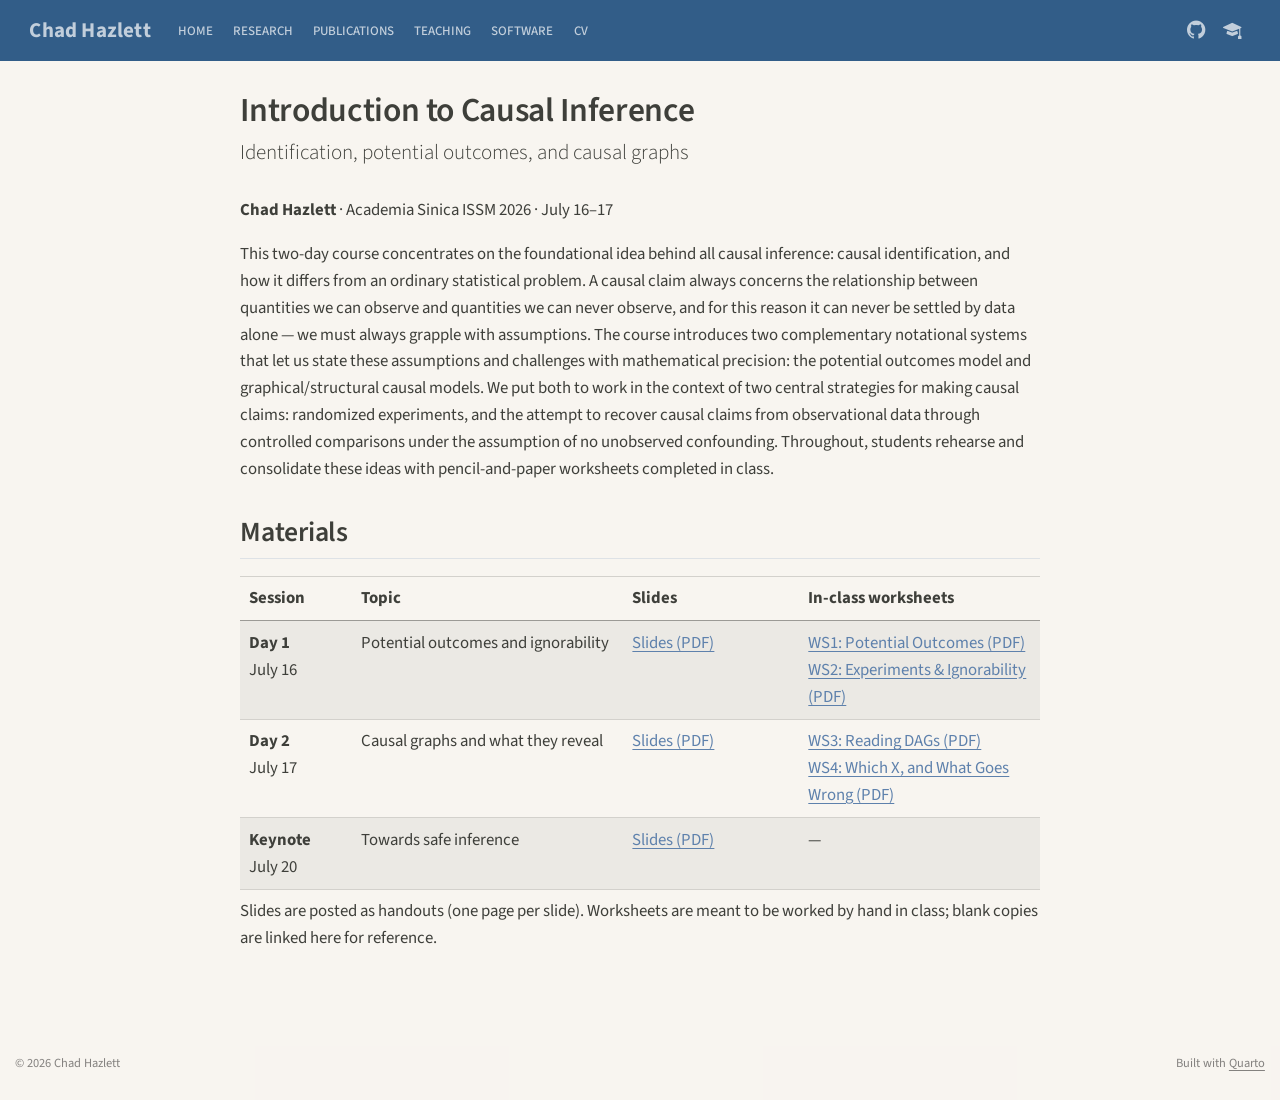
<file: ISSM2026/index.html>
<!DOCTYPE html>
<html xmlns="http://www.w3.org/1999/xhtml" lang="en" xml:lang="en"><head>

<meta charset="utf-8">
<meta name="generator" content="quarto-1.10.18">

<meta name="viewport" content="width=device-width, initial-scale=1.0, user-scalable=yes">


<title>Introduction to Causal Inference – Chad Hazlett</title>
<style>
/* Default styles provided by pandoc.
** See https://pandoc.org/MANUAL.html#variables-for-html for config info.
*/
span.smallcaps{font-variant: small-caps;}
div.columns{display: flex; gap: 1.5em;}
div.column{flex: auto;}
@media screen {
div.columns{gap: min(4vw, 1.5em);}
div.column{overflow-x: auto;}
}
div.hanging-indent{margin-left: 1.5em; text-indent: -1.5em;}
ul.task-list{list-style: none;}
ul.task-list li input[type="checkbox"] {
  width: 0.8em;
  margin: 0 0.8em 0.2em -1em; /* quarto-specific, see https://github.com/quarto-dev/quarto-cli/issues/4556 */ 
  vertical-align: middle;
}
</style>


<script src="../site_libs/quarto-nav/quarto-nav.js"></script>
<script src="../site_libs/quarto-nav/headroom.min.js"></script>
<script src="../site_libs/clipboard/clipboard.min.js"></script>
<script src="../site_libs/quarto-search/autocomplete.umd.js"></script>
<script src="../site_libs/quarto-search/fuse.min.js"></script>
<script src="../site_libs/quarto-search/quarto-search.js"></script>
<meta name="quarto:offset" content="../">
<link href="../assets/favicon.svg" rel="icon" type="image/svg+xml">
<script src="../site_libs/quarto-html/quarto.js" type="module"></script>
<script src="../site_libs/quarto-html/tabsets/tabsets.js" type="module"></script>
<script src="../site_libs/quarto-html/popper.min.js"></script>
<script src="../site_libs/quarto-html/tippy.umd.min.js"></script>
<script src="../site_libs/quarto-html/anchor.min.js"></script>
<link href="../site_libs/quarto-html/tippy.css" rel="stylesheet">
<link href="../site_libs/quarto-html/quarto-syntax-highlighting-64a204ab8560d761af7679ceaba22944.css" rel="stylesheet" id="quarto-text-highlighting-styles">
<script src="../site_libs/bootstrap/bootstrap.min.js"></script>
<link href="../site_libs/bootstrap/bootstrap-icons.css" rel="stylesheet">
<link href="../site_libs/bootstrap/bootstrap-673ed0b933621c6e0235de67387a76ef.min.css" rel="stylesheet" append-hash="true" id="quarto-bootstrap" data-mode="light">
<script id="quarto-search-options" type="application/json">{
  "location": "navbar",
  "copy-button": false,
  "collapse-after": 3,
  "panel-placement": "end",
  "type": "overlay",
  "limit": 50,
  "keyboard-shortcut": [
    "f",
    "/",
    "s"
  ],
  "show-item-context": false,
  "language": {
    "search-no-results-text": "No results",
    "search-matching-documents-text": "matching documents",
    "search-copy-link-title": "Copy link to search",
    "search-hide-matches-text": "Hide additional matches",
    "search-more-match-text": "more match in this document",
    "search-more-matches-text": "more matches in this document",
    "search-clear-button-title": "Clear",
    "search-text-placeholder": "",
    "search-detached-cancel-button-title": "Cancel",
    "search-submit-button-title": "Submit",
    "search-label": "Search"
  }
}</script>
<style>html{ scroll-behavior: smooth; }</style>


<link rel="stylesheet" href="../styles/custom.scss">
</head>

<body class="nav-fixed fullcontent quarto-light">

<div id="quarto-search-results"></div>
  <header id="quarto-header" class="headroom fixed-top">
    <nav class="navbar navbar-expand-lg " data-bs-theme="dark">
      <div class="navbar-container container-fluid">
      <div class="navbar-brand-container mx-auto">
    <a class="navbar-brand" href="../index.html">
    <span class="navbar-title">Chad Hazlett</span>
    </a>
  </div>
          <button class="navbar-toggler" type="button" data-bs-toggle="collapse" data-bs-target="#navbarCollapse" aria-controls="navbarCollapse" role="menu" aria-expanded="false" aria-label="Toggle navigation" onclick="if (window.quartoToggleHeadroom) { window.quartoToggleHeadroom(); }">
  <span class="navbar-toggler-icon"></span>
</button>
          <div class="collapse navbar-collapse" id="navbarCollapse">
            <ul class="navbar-nav navbar-nav-scroll me-auto">
  <li class="nav-item">
    <a class="nav-link" href="../index.html"> 
<span class="menu-text">Home</span></a>
  </li>  
  <li class="nav-item">
    <a class="nav-link" href="../research.html"> 
<span class="menu-text">Research</span></a>
  </li>  
  <li class="nav-item">
    <a class="nav-link" href="../publications.html"> 
<span class="menu-text">Publications</span></a>
  </li>  
  <li class="nav-item">
    <a class="nav-link" href="../teaching.html"> 
<span class="menu-text">Teaching</span></a>
  </li>  
  <li class="nav-item">
    <a class="nav-link" href="../software.html"> 
<span class="menu-text">Software</span></a>
  </li>  
  <li class="nav-item">
    <a class="nav-link" href="../cv.html"> 
<span class="menu-text">CV</span></a>
  </li>  
</ul>
            <ul class="navbar-nav navbar-nav-scroll ms-auto">
  <li class="nav-item compact">
    <a class="nav-link" href="https://github.com/chadhazlett"> <i class="bi bi-github" role="img" aria-label="GitHub">
</i> 
<span class="menu-text"></span></a>
  </li>  
  <li class="nav-item compact">
    <a class="nav-link" href="https://scholar.google.com/citations?user=pbD0dGwAAAAJ"> <i class="bi bi-mortarboard-fill" role="img" aria-label="Google Scholar">
</i> 
<span class="menu-text"></span></a>
  </li>  
</ul>
          </div> <!-- /navcollapse -->
            <div class="quarto-navbar-tools">
</div>
      </div> <!-- /container-fluid -->
    </nav>
</header>
<!-- content -->
<div id="quarto-content" class="quarto-container page-columns page-rows-contents page-layout-article page-navbar">
<!-- sidebar -->
<!-- margin-sidebar -->
    
<!-- main -->
<main class="content" id="quarto-document-content">

<header id="title-block-header" class="quarto-title-block default">
<div class="quarto-title">
<h1 class="title">Introduction to Causal Inference</h1>
<p class="subtitle lead">Identification, potential outcomes, and causal graphs</p>
</div>



<div class="quarto-title-meta">

    
  
    
  </div>
  


</header>


<p><strong>Chad Hazlett</strong> · Academia Sinica ISSM 2026 · July 16–17</p>
<p>This two-day course concentrates on the foundational idea behind all causal inference: causal identification, and how it differs from an ordinary statistical problem. A causal claim always concerns the relationship between quantities we can observe and quantities we can never observe, and for this reason it can never be settled by data alone — we must always grapple with assumptions. The course introduces two complementary notational systems that let us state these assumptions and challenges with mathematical precision: the potential outcomes model and graphical/structural causal models. We put both to work in the context of two central strategies for making causal claims: randomized experiments, and the attempt to recover causal claims from observational data through controlled comparisons under the assumption of no unobserved confounding. Throughout, students rehearse and consolidate these ideas with pencil-and-paper worksheets completed in class.</p>
<section id="materials" class="level2">
<h2 class="anchored" data-anchor-id="materials">Materials</h2>
<table class="table-striped caption-top table">
<colgroup>
<col style="width: 14%">
<col style="width: 34%">
<col style="width: 22%">
<col style="width: 30%">
</colgroup>
<thead>
<tr class="header">
<th>Session</th>
<th>Topic</th>
<th>Slides</th>
<th>In-class worksheets</th>
</tr>
</thead>
<tbody>
<tr class="odd">
<td><strong>Day 1</strong> <br> July 16</td>
<td>Potential outcomes and ignorability</td>
<td><a href="ISSM2026_Day1_slides.pdf" target="_blank">Slides (PDF)</a></td>
<td><a href="ISSM2026_WS1_potential_outcomes.pdf" target="_blank">WS1: Potential Outcomes (PDF)</a> <br> <a href="ISSM2026_WS2_experiments_ignorability.pdf" target="_blank">WS2: Experiments &amp; Ignorability (PDF)</a></td>
</tr>
<tr class="even">
<td><strong>Day 2</strong> <br> July 17</td>
<td>Causal graphs and what they reveal</td>
<td><a href="ISSM2026_Day2_slides.pdf" target="_blank">Slides (PDF)</a></td>
<td><a href="ISSM2026_WS3_reading_dags.pdf" target="_blank">WS3: Reading DAGs (PDF)</a> <br> <a href="ISSM2026_WS4_which_x.pdf" target="_blank">WS4: Which X, and What Goes Wrong (PDF)</a></td>
</tr>
<tr class="odd">
<td><strong>Keynote</strong> <br> July 20</td>
<td>Towards safe inference</td>
<td><a href="ISSM2026_Keynote_safe_inference.pdf" target="_blank">Slides (PDF)</a></td>
<td>—</td>
</tr>
</tbody>
</table>
<p>Slides are posted as handouts (one page per slide). Worksheets are meant to be worked by hand in class; blank copies are linked here for reference.</p>


</section>

</main> <!-- /main -->
<script id="quarto-html-after-body" type="application/javascript">
  window.document.addEventListener("DOMContentLoaded", function (event) {
    const icon = "";
    const anchorJS = new window.AnchorJS();
    anchorJS.options = {
      placement: 'right',
      icon: icon
    };
    anchorJS.add('.anchored');
    const isCodeAnnotation = (el) => {
      for (const clz of el.classList) {
        if (clz.startsWith('code-annotation-')) {                     
          return true;
        }
      }
      return false;
    }
    const onCopySuccess = function(e) {
      // button target
      const button = e.trigger;
      // don't keep focus
      button.blur();
      // flash "checked"
      button.classList.add('code-copy-button-checked');
      var currentTitle = button.getAttribute("title");
      button.setAttribute("title", "Copied!");
      let tooltip;
      if (window.bootstrap) {
        button.setAttribute("data-bs-toggle", "tooltip");
        button.setAttribute("data-bs-placement", "left");
        button.setAttribute("data-bs-title", "Copied!");
        tooltip = new bootstrap.Tooltip(button, 
          { trigger: "manual", 
            customClass: "code-copy-button-tooltip",
            offset: [0, -8]});
        tooltip.show();    
      }
      setTimeout(function() {
        if (tooltip) {
          tooltip.hide();
          button.removeAttribute("data-bs-title");
          button.removeAttribute("data-bs-toggle");
          button.removeAttribute("data-bs-placement");
        }
        button.setAttribute("title", currentTitle);
        button.classList.remove('code-copy-button-checked');
      }, 1000);
      // clear code selection
      e.clearSelection();
    }
    const getTextToCopy = function(trigger) {
      const outerScaffold = trigger.parentElement.cloneNode(true);
      const codeEl = outerScaffold.querySelector('code');
      for (const childEl of codeEl.children) {
        if (isCodeAnnotation(childEl)) {
          childEl.remove();
        }
      }
      return codeEl.innerText;
    }
    const clipboard = new window.ClipboardJS('.code-copy-button:not([data-in-quarto-modal])', {
      text: getTextToCopy
    });
    clipboard.on('success', onCopySuccess);
    if (window.document.getElementById('quarto-embedded-source-code-modal')) {
      const clipboardModal = new window.ClipboardJS('.code-copy-button[data-in-quarto-modal]', {
        text: getTextToCopy,
        container: window.document.getElementById('quarto-embedded-source-code-modal')
      });
      clipboardModal.on('success', onCopySuccess);
    }
      var localhostRegex = new RegExp(/^(?:http|https):\/\/localhost\:?[0-9]*\//);
      var mailtoRegex = new RegExp(/^mailto:/);
        var filterRegex = new RegExp("https:\/\/chadhazlett\.com");
      var isInternal = (href) => {
          return filterRegex.test(href) || localhostRegex.test(href) || mailtoRegex.test(href);
      }
      // Inspect non-navigation links and adorn them if external
     var links = window.document.querySelectorAll('a[href]:not(.nav-link):not(.navbar-brand):not(.toc-action):not(.sidebar-link):not(.sidebar-item-toggle):not(.pagination-link):not(.no-external):not([aria-hidden]):not(.dropdown-item):not(.quarto-navigation-tool):not(.about-link)');
      for (var i=0; i<links.length; i++) {
        const link = links[i];
        if (!isInternal(link.href)) {
          // undo the damage that might have been done by quarto-nav.js in the case of
          // links that we want to consider external
          if (link.dataset.originalHref !== undefined) {
            link.href = link.dataset.originalHref;
          }
            // target, if specified
            link.setAttribute("target", "_blank");
            if (link.getAttribute("rel") === null) {
              link.setAttribute("rel", "noopener");
            }
        }
      }
    function tippyHover(el, contentFn, onTriggerFn, onUntriggerFn) {
      const config = {
        allowHTML: true,
        maxWidth: 500,
        delay: 100,
        arrow: false,
        appendTo: function(el) {
            return el.parentElement;
        },
        interactive: true,
        interactiveBorder: 10,
        theme: 'quarto',
        placement: 'bottom-start',
      };
      if (contentFn) {
        config.content = contentFn;
      }
      if (onTriggerFn) {
        config.onTrigger = onTriggerFn;
      }
      if (onUntriggerFn) {
        config.onUntrigger = onUntriggerFn;
      }
      window.tippy(el, config); 
    }
    const noterefs = window.document.querySelectorAll('a[role="doc-noteref"]');
    for (var i=0; i<noterefs.length; i++) {
      const ref = noterefs[i];
      tippyHover(ref, function() {
        // use id or data attribute instead here
        let href = ref.getAttribute('data-footnote-href') || ref.getAttribute('href');
        try { href = new URL(href).hash; } catch {}
        const id = href.replace(/^#\/?/, "");
        const note = window.document.getElementById(id);
        if (note) {
          return note.innerHTML;
        } else {
          return "";
        }
      });
    }
    const xrefs = window.document.querySelectorAll('a.quarto-xref');
    const processXRef = (id, note) => {
      // Strip column container classes
      const stripColumnClz = (el) => {
        el.classList.remove("page-full", "page-columns");
        if (el.children) {
          for (const child of el.children) {
            stripColumnClz(child);
          }
        }
      }
      stripColumnClz(note)
      if (id === null || id.startsWith('sec-')) {
        // Special case sections, only their first couple elements
        const container = document.createElement("div");
        if (note.children && note.children.length > 2) {
          container.appendChild(note.children[0].cloneNode(true));
          for (let i = 1; i < note.children.length; i++) {
            const child = note.children[i];
            if (child.tagName === "P" && child.innerText === "") {
              continue;
            } else {
              container.appendChild(child.cloneNode(true));
              break;
            }
          }
          if (window.Quarto?.typesetMath) {
            window.Quarto.typesetMath(container);
          }
          return container.innerHTML
        } else {
          if (window.Quarto?.typesetMath) {
            window.Quarto.typesetMath(note);
          }
          return note.innerHTML;
        }
      } else {
        // Remove any anchor links if they are present
        const anchorLink = note.querySelector('a.anchorjs-link');
        if (anchorLink) {
          anchorLink.remove();
        }
        if (window.Quarto?.typesetMath) {
          window.Quarto.typesetMath(note);
        }
        if (note.classList.contains("callout")) {
          return note.outerHTML;
        } else {
          return note.innerHTML;
        }
      }
    }
    for (var i=0; i<xrefs.length; i++) {
      const xref = xrefs[i];
      tippyHover(xref, undefined, function(instance) {
        instance.disable();
        let url = xref.getAttribute('href');
        let hash = undefined; 
        if (url.startsWith('#')) {
          hash = url;
        } else {
          try { hash = new URL(url).hash; } catch {}
        }
        if (hash) {
          const id = hash.replace(/^#\/?/, "");
          const note = window.document.getElementById(id);
          if (note !== null) {
            try {
              const html = processXRef(id, note.cloneNode(true));
              instance.setContent(html);
            } finally {
              instance.enable();
              instance.show();
            }
          } else {
            // See if we can fetch this
            fetch(url.split('#')[0])
            .then(res => res.text())
            .then(html => {
              const parser = new DOMParser();
              const htmlDoc = parser.parseFromString(html, "text/html");
              const note = htmlDoc.getElementById(id);
              if (note !== null) {
                const html = processXRef(id, note);
                instance.setContent(html);
              } 
            }).finally(() => {
              instance.enable();
              instance.show();
            });
          }
        } else {
          // See if we can fetch a full url (with no hash to target)
          // This is a special case and we should probably do some content thinning / targeting
          fetch(url)
          .then(res => res.text())
          .then(html => {
            const parser = new DOMParser();
            const htmlDoc = parser.parseFromString(html, "text/html");
            const note = htmlDoc.querySelector('main.content');
            if (note !== null) {
              // This should only happen for chapter cross references
              // (since there is no id in the URL)
              // remove the first header
              if (note.children.length > 0 && note.children[0].tagName === "HEADER") {
                note.children[0].remove();
              }
              const html = processXRef(null, note);
              instance.setContent(html);
            } 
          }).finally(() => {
            instance.enable();
            instance.show();
          });
        }
      }, function(instance) {
      });
    }
        let selectedAnnoteEl;
        const selectorForAnnotation = ( cell, annotation) => {
          let cellAttr = 'data-code-cell="' + cell + '"';
          let lineAttr = 'data-code-annotation="' +  annotation + '"';
          const selector = 'span[' + cellAttr + '][' + lineAttr + ']';
          return selector;
        }
        const selectCodeLines = (annoteEl) => {
          const doc = window.document;
          const targetCell = annoteEl.getAttribute("data-target-cell");
          const targetAnnotation = annoteEl.getAttribute("data-target-annotation");
          const annoteSpan = window.document.querySelector(selectorForAnnotation(targetCell, targetAnnotation));
          const lines = annoteSpan.getAttribute("data-code-lines").split(",");
          const lineIds = lines.map((line) => {
            return targetCell + "-" + line;
          })
          let top = null;
          let height = null;
          let parent = null;
          if (lineIds.length > 0) {
              //compute the position of the single el (top and bottom and make a div)
              const el = window.document.getElementById(lineIds[0]);
              top = el.offsetTop;
              height = el.offsetHeight;
              parent = el.parentElement.parentElement;
            if (lineIds.length > 1) {
              const lastEl = window.document.getElementById(lineIds[lineIds.length - 1]);
              const bottom = lastEl.offsetTop + lastEl.offsetHeight;
              height = bottom - top;
            }
            if (top !== null && height !== null && parent !== null) {
              // cook up a div (if necessary) and position it 
              let div = window.document.getElementById("code-annotation-line-highlight");
              if (div === null) {
                div = window.document.createElement("div");
                div.setAttribute("id", "code-annotation-line-highlight");
                div.style.position = 'absolute';
                parent.appendChild(div);
              }
              div.style.top = top - 2 + "px";
              div.style.height = height + 4 + "px";
              div.style.left = 0;
              let gutterDiv = window.document.getElementById("code-annotation-line-highlight-gutter");
              if (gutterDiv === null) {
                gutterDiv = window.document.createElement("div");
                gutterDiv.setAttribute("id", "code-annotation-line-highlight-gutter");
                gutterDiv.style.position = 'absolute';
                const codeCell = window.document.getElementById(targetCell);
                const gutter = codeCell.querySelector('.code-annotation-gutter');
                gutter.appendChild(gutterDiv);
              }
              gutterDiv.style.top = top - 2 + "px";
              gutterDiv.style.height = height + 4 + "px";
            }
            selectedAnnoteEl = annoteEl;
          }
        };
        const unselectCodeLines = () => {
          const elementsIds = ["code-annotation-line-highlight", "code-annotation-line-highlight-gutter"];
          elementsIds.forEach((elId) => {
            const div = window.document.getElementById(elId);
            if (div) {
              div.remove();
            }
          });
          selectedAnnoteEl = undefined;
        };
          // Handle positioning of the toggle
      window.addEventListener(
        "resize",
        throttle(() => {
          elRect = undefined;
          if (selectedAnnoteEl) {
            selectCodeLines(selectedAnnoteEl);
          }
        }, 10)
      );
      function throttle(fn, ms) {
      let throttle = false;
      let timer;
        return (...args) => {
          if(!throttle) { // first call gets through
              fn.apply(this, args);
              throttle = true;
          } else { // all the others get throttled
              if(timer) clearTimeout(timer); // cancel #2
              timer = setTimeout(() => {
                fn.apply(this, args);
                timer = throttle = false;
              }, ms);
          }
        };
      }
        // Attach click handler to the DT
        const annoteDls = window.document.querySelectorAll('dt[data-target-cell]');
        for (const annoteDlNode of annoteDls) {
          annoteDlNode.addEventListener('click', (event) => {
            const clickedEl = event.target;
            if (clickedEl !== selectedAnnoteEl) {
              unselectCodeLines();
              const activeEl = window.document.querySelector('dt[data-target-cell].code-annotation-active');
              if (activeEl) {
                activeEl.classList.remove('code-annotation-active');
              }
              selectCodeLines(clickedEl);
              clickedEl.classList.add('code-annotation-active');
            } else {
              // Unselect the line
              unselectCodeLines();
              clickedEl.classList.remove('code-annotation-active');
            }
          });
        }
    const findCites = (el) => {
      const parentEl = el.parentElement;
      if (parentEl) {
        const cites = parentEl.dataset.cites;
        if (cites) {
          return {
            el,
            cites: cites.split(' ')
          };
        } else {
          return findCites(el.parentElement)
        }
      } else {
        return undefined;
      }
    };
    var bibliorefs = window.document.querySelectorAll('a[role="doc-biblioref"]');
    for (var i=0; i<bibliorefs.length; i++) {
      const ref = bibliorefs[i];
      const citeInfo = findCites(ref);
      if (citeInfo) {
        tippyHover(citeInfo.el, function() {
          var popup = window.document.createElement('div');
          citeInfo.cites.forEach(function(cite) {
            var citeDiv = window.document.createElement('div');
            citeDiv.classList.add('hanging-indent');
            citeDiv.classList.add('csl-entry');
            var biblioDiv = window.document.getElementById('ref-' + cite);
            if (biblioDiv) {
              citeDiv.innerHTML = biblioDiv.innerHTML;
            }
            popup.appendChild(citeDiv);
          });
          return popup.innerHTML;
        });
      }
    }
  });
  </script>
</div> <!-- /content -->
<footer class="footer">
  <div class="nav-footer">
    <div class="nav-footer-left">
<p>© 2026 Chad Hazlett</p>
</div>   
    <div class="nav-footer-center">
      &nbsp;
    </div>
    <div class="nav-footer-right">
<p>Built with <a href="https://quarto.org">Quarto</a></p>
</div>
  </div>
</footer>




<script src="../site_libs/quarto-html/zenscroll-min.js"></script>
</body></html>
</file>
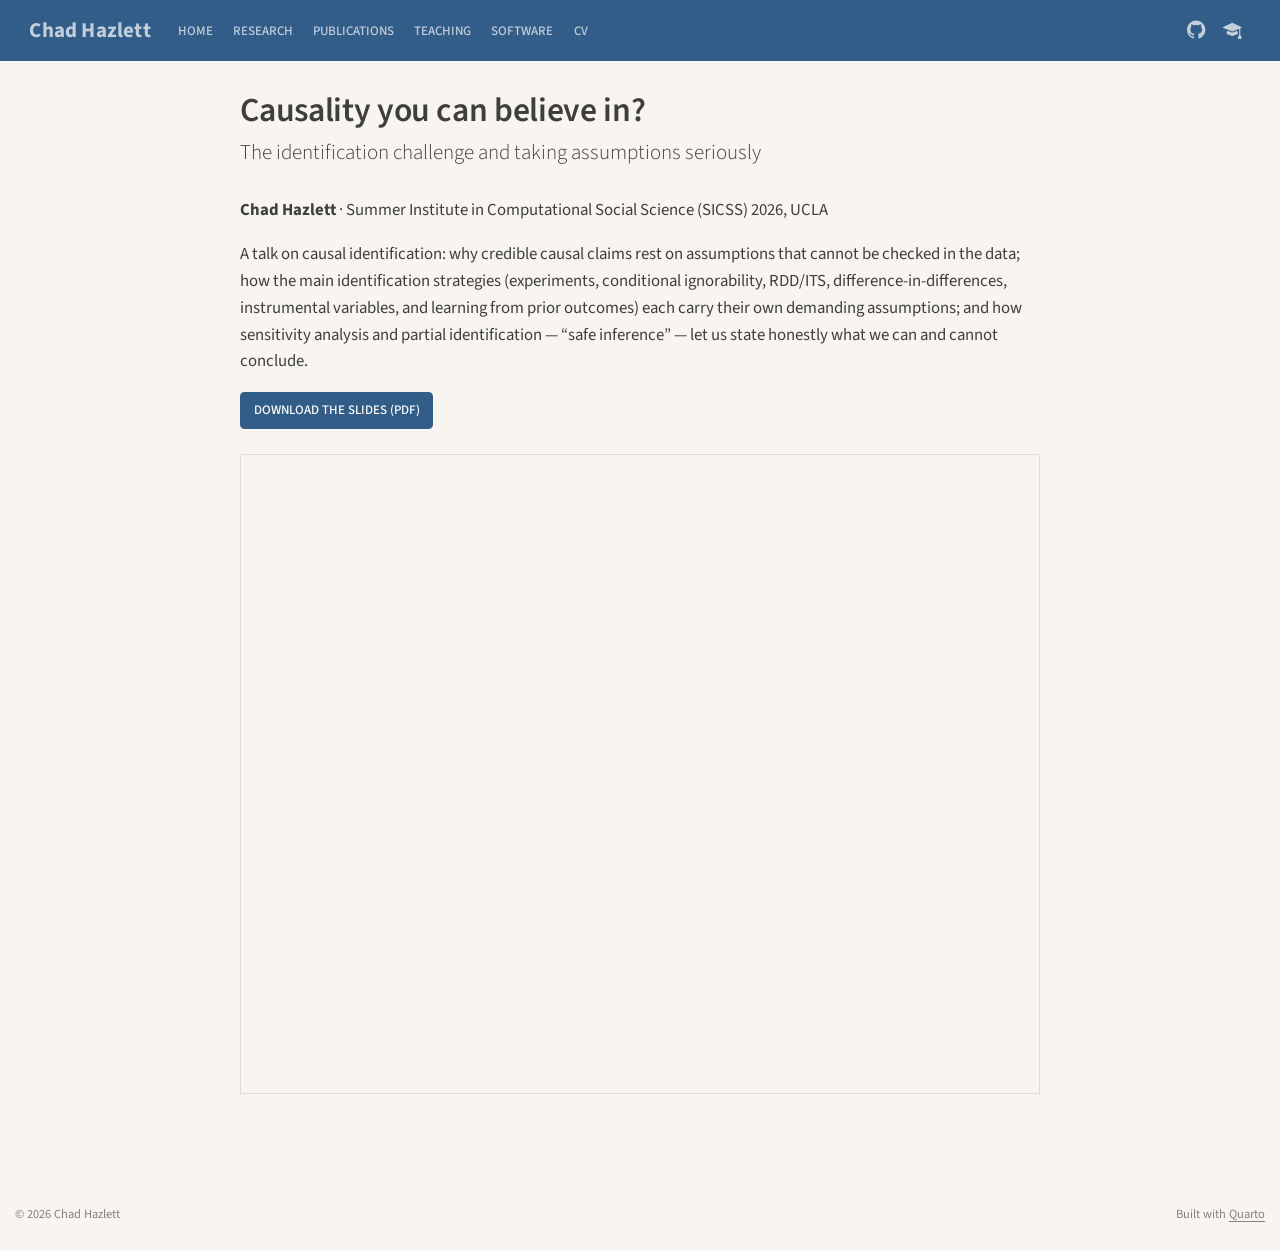
<file: SICSS2026/index.html>
<!DOCTYPE html>
<html xmlns="http://www.w3.org/1999/xhtml" lang="en" xml:lang="en"><head>

<meta charset="utf-8">
<meta name="generator" content="quarto-1.10.18">

<meta name="viewport" content="width=device-width, initial-scale=1.0, user-scalable=yes">


<title>Causality you can believe in? – Chad Hazlett</title>
<style>
/* Default styles provided by pandoc.
** See https://pandoc.org/MANUAL.html#variables-for-html for config info.
*/
span.smallcaps{font-variant: small-caps;}
div.columns{display: flex; gap: 1.5em;}
div.column{flex: auto;}
@media screen {
div.columns{gap: min(4vw, 1.5em);}
div.column{overflow-x: auto;}
}
div.hanging-indent{margin-left: 1.5em; text-indent: -1.5em;}
ul.task-list{list-style: none;}
ul.task-list li input[type="checkbox"] {
  width: 0.8em;
  margin: 0 0.8em 0.2em -1em; /* quarto-specific, see https://github.com/quarto-dev/quarto-cli/issues/4556 */ 
  vertical-align: middle;
}
</style>


<script src="../site_libs/quarto-nav/quarto-nav.js"></script>
<script src="../site_libs/quarto-nav/headroom.min.js"></script>
<script src="../site_libs/clipboard/clipboard.min.js"></script>
<script src="../site_libs/quarto-search/autocomplete.umd.js"></script>
<script src="../site_libs/quarto-search/fuse.min.js"></script>
<script src="../site_libs/quarto-search/quarto-search.js"></script>
<meta name="quarto:offset" content="../">
<link href="../assets/favicon.svg" rel="icon" type="image/svg+xml">
<script src="../site_libs/quarto-html/quarto.js" type="module"></script>
<script src="../site_libs/quarto-html/tabsets/tabsets.js" type="module"></script>
<script src="../site_libs/quarto-html/popper.min.js"></script>
<script src="../site_libs/quarto-html/tippy.umd.min.js"></script>
<script src="../site_libs/quarto-html/anchor.min.js"></script>
<link href="../site_libs/quarto-html/tippy.css" rel="stylesheet">
<link href="../site_libs/quarto-html/quarto-syntax-highlighting-64a204ab8560d761af7679ceaba22944.css" rel="stylesheet" id="quarto-text-highlighting-styles">
<script src="../site_libs/bootstrap/bootstrap.min.js"></script>
<link href="../site_libs/bootstrap/bootstrap-icons.css" rel="stylesheet">
<link href="../site_libs/bootstrap/bootstrap-673ed0b933621c6e0235de67387a76ef.min.css" rel="stylesheet" append-hash="true" id="quarto-bootstrap" data-mode="light">
<script id="quarto-search-options" type="application/json">{
  "location": "navbar",
  "copy-button": false,
  "collapse-after": 3,
  "panel-placement": "end",
  "type": "overlay",
  "limit": 50,
  "keyboard-shortcut": [
    "f",
    "/",
    "s"
  ],
  "show-item-context": false,
  "language": {
    "search-no-results-text": "No results",
    "search-matching-documents-text": "matching documents",
    "search-copy-link-title": "Copy link to search",
    "search-hide-matches-text": "Hide additional matches",
    "search-more-match-text": "more match in this document",
    "search-more-matches-text": "more matches in this document",
    "search-clear-button-title": "Clear",
    "search-text-placeholder": "",
    "search-detached-cancel-button-title": "Cancel",
    "search-submit-button-title": "Submit",
    "search-label": "Search"
  }
}</script>
<style>html{ scroll-behavior: smooth; }</style>


<link rel="stylesheet" href="../styles/custom.scss">
</head>

<body class="nav-fixed fullcontent quarto-light">

<div id="quarto-search-results"></div>
  <header id="quarto-header" class="headroom fixed-top">
    <nav class="navbar navbar-expand-lg " data-bs-theme="dark">
      <div class="navbar-container container-fluid">
      <div class="navbar-brand-container mx-auto">
    <a class="navbar-brand" href="../index.html">
    <span class="navbar-title">Chad Hazlett</span>
    </a>
  </div>
          <button class="navbar-toggler" type="button" data-bs-toggle="collapse" data-bs-target="#navbarCollapse" aria-controls="navbarCollapse" role="menu" aria-expanded="false" aria-label="Toggle navigation" onclick="if (window.quartoToggleHeadroom) { window.quartoToggleHeadroom(); }">
  <span class="navbar-toggler-icon"></span>
</button>
          <div class="collapse navbar-collapse" id="navbarCollapse">
            <ul class="navbar-nav navbar-nav-scroll me-auto">
  <li class="nav-item">
    <a class="nav-link" href="../index.html"> 
<span class="menu-text">Home</span></a>
  </li>  
  <li class="nav-item">
    <a class="nav-link" href="../research.html"> 
<span class="menu-text">Research</span></a>
  </li>  
  <li class="nav-item">
    <a class="nav-link" href="../publications.html"> 
<span class="menu-text">Publications</span></a>
  </li>  
  <li class="nav-item">
    <a class="nav-link" href="../teaching.html"> 
<span class="menu-text">Teaching</span></a>
  </li>  
  <li class="nav-item">
    <a class="nav-link" href="../software.html"> 
<span class="menu-text">Software</span></a>
  </li>  
  <li class="nav-item">
    <a class="nav-link" href="../cv.html"> 
<span class="menu-text">CV</span></a>
  </li>  
</ul>
            <ul class="navbar-nav navbar-nav-scroll ms-auto">
  <li class="nav-item compact">
    <a class="nav-link" href="https://github.com/chadhazlett"> <i class="bi bi-github" role="img" aria-label="GitHub">
</i> 
<span class="menu-text"></span></a>
  </li>  
  <li class="nav-item compact">
    <a class="nav-link" href="https://scholar.google.com/citations?user=pbD0dGwAAAAJ"> <i class="bi bi-mortarboard-fill" role="img" aria-label="Google Scholar">
</i> 
<span class="menu-text"></span></a>
  </li>  
</ul>
          </div> <!-- /navcollapse -->
            <div class="quarto-navbar-tools">
</div>
      </div> <!-- /container-fluid -->
    </nav>
</header>
<!-- content -->
<div id="quarto-content" class="quarto-container page-columns page-rows-contents page-layout-article page-navbar">
<!-- sidebar -->
<!-- margin-sidebar -->
    
<!-- main -->
<main class="content" id="quarto-document-content">

<header id="title-block-header" class="quarto-title-block default">
<div class="quarto-title">
<h1 class="title">Causality you can believe in?</h1>
<p class="subtitle lead">The identification challenge and taking assumptions seriously</p>
</div>



<div class="quarto-title-meta">

    
  
    
  </div>
  


</header>


<p><strong>Chad Hazlett</strong> · Summer Institute in Computational Social Science (SICSS) 2026, UCLA</p>
<p>A talk on causal identification: why credible causal claims rest on assumptions that cannot be checked in the data; how the main identification strategies (experiments, conditional ignorability, RDD/ITS, difference-in-differences, instrumental variables, and learning from prior outcomes) each carry their own demanding assumptions; and how sensitivity analysis and partial identification — “safe inference” — let us state honestly what we can and cannot conclude.</p>
<p><a href="Hazlett_SICSS2026.pdf" class="btn btn-primary" target="_blank">Download the slides (PDF)</a></p>
<div style="margin-top:1.5rem;">
<iframe src="Hazlett_SICSS2026.pdf" width="100%" height="640" style="border:1px solid #ddd;">
  Your browser cannot display embedded PDFs.
  <a href="Hazlett_SICSS2026.pdf">Download the slides</a>.
</iframe>
</div>



</main> <!-- /main -->
<script id="quarto-html-after-body" type="application/javascript">
  window.document.addEventListener("DOMContentLoaded", function (event) {
    const icon = "";
    const anchorJS = new window.AnchorJS();
    anchorJS.options = {
      placement: 'right',
      icon: icon
    };
    anchorJS.add('.anchored');
    const isCodeAnnotation = (el) => {
      for (const clz of el.classList) {
        if (clz.startsWith('code-annotation-')) {                     
          return true;
        }
      }
      return false;
    }
    const onCopySuccess = function(e) {
      // button target
      const button = e.trigger;
      // don't keep focus
      button.blur();
      // flash "checked"
      button.classList.add('code-copy-button-checked');
      var currentTitle = button.getAttribute("title");
      button.setAttribute("title", "Copied!");
      let tooltip;
      if (window.bootstrap) {
        button.setAttribute("data-bs-toggle", "tooltip");
        button.setAttribute("data-bs-placement", "left");
        button.setAttribute("data-bs-title", "Copied!");
        tooltip = new bootstrap.Tooltip(button, 
          { trigger: "manual", 
            customClass: "code-copy-button-tooltip",
            offset: [0, -8]});
        tooltip.show();    
      }
      setTimeout(function() {
        if (tooltip) {
          tooltip.hide();
          button.removeAttribute("data-bs-title");
          button.removeAttribute("data-bs-toggle");
          button.removeAttribute("data-bs-placement");
        }
        button.setAttribute("title", currentTitle);
        button.classList.remove('code-copy-button-checked');
      }, 1000);
      // clear code selection
      e.clearSelection();
    }
    const getTextToCopy = function(trigger) {
      const outerScaffold = trigger.parentElement.cloneNode(true);
      const codeEl = outerScaffold.querySelector('code');
      for (const childEl of codeEl.children) {
        if (isCodeAnnotation(childEl)) {
          childEl.remove();
        }
      }
      return codeEl.innerText;
    }
    const clipboard = new window.ClipboardJS('.code-copy-button:not([data-in-quarto-modal])', {
      text: getTextToCopy
    });
    clipboard.on('success', onCopySuccess);
    if (window.document.getElementById('quarto-embedded-source-code-modal')) {
      const clipboardModal = new window.ClipboardJS('.code-copy-button[data-in-quarto-modal]', {
        text: getTextToCopy,
        container: window.document.getElementById('quarto-embedded-source-code-modal')
      });
      clipboardModal.on('success', onCopySuccess);
    }
      var localhostRegex = new RegExp(/^(?:http|https):\/\/localhost\:?[0-9]*\//);
      var mailtoRegex = new RegExp(/^mailto:/);
        var filterRegex = new RegExp("https:\/\/chadhazlett\.com");
      var isInternal = (href) => {
          return filterRegex.test(href) || localhostRegex.test(href) || mailtoRegex.test(href);
      }
      // Inspect non-navigation links and adorn them if external
     var links = window.document.querySelectorAll('a[href]:not(.nav-link):not(.navbar-brand):not(.toc-action):not(.sidebar-link):not(.sidebar-item-toggle):not(.pagination-link):not(.no-external):not([aria-hidden]):not(.dropdown-item):not(.quarto-navigation-tool):not(.about-link)');
      for (var i=0; i<links.length; i++) {
        const link = links[i];
        if (!isInternal(link.href)) {
          // undo the damage that might have been done by quarto-nav.js in the case of
          // links that we want to consider external
          if (link.dataset.originalHref !== undefined) {
            link.href = link.dataset.originalHref;
          }
            // target, if specified
            link.setAttribute("target", "_blank");
            if (link.getAttribute("rel") === null) {
              link.setAttribute("rel", "noopener");
            }
        }
      }
    function tippyHover(el, contentFn, onTriggerFn, onUntriggerFn) {
      const config = {
        allowHTML: true,
        maxWidth: 500,
        delay: 100,
        arrow: false,
        appendTo: function(el) {
            return el.parentElement;
        },
        interactive: true,
        interactiveBorder: 10,
        theme: 'quarto',
        placement: 'bottom-start',
      };
      if (contentFn) {
        config.content = contentFn;
      }
      if (onTriggerFn) {
        config.onTrigger = onTriggerFn;
      }
      if (onUntriggerFn) {
        config.onUntrigger = onUntriggerFn;
      }
      window.tippy(el, config); 
    }
    const noterefs = window.document.querySelectorAll('a[role="doc-noteref"]');
    for (var i=0; i<noterefs.length; i++) {
      const ref = noterefs[i];
      tippyHover(ref, function() {
        // use id or data attribute instead here
        let href = ref.getAttribute('data-footnote-href') || ref.getAttribute('href');
        try { href = new URL(href).hash; } catch {}
        const id = href.replace(/^#\/?/, "");
        const note = window.document.getElementById(id);
        if (note) {
          return note.innerHTML;
        } else {
          return "";
        }
      });
    }
    const xrefs = window.document.querySelectorAll('a.quarto-xref');
    const processXRef = (id, note) => {
      // Strip column container classes
      const stripColumnClz = (el) => {
        el.classList.remove("page-full", "page-columns");
        if (el.children) {
          for (const child of el.children) {
            stripColumnClz(child);
          }
        }
      }
      stripColumnClz(note)
      if (id === null || id.startsWith('sec-')) {
        // Special case sections, only their first couple elements
        const container = document.createElement("div");
        if (note.children && note.children.length > 2) {
          container.appendChild(note.children[0].cloneNode(true));
          for (let i = 1; i < note.children.length; i++) {
            const child = note.children[i];
            if (child.tagName === "P" && child.innerText === "") {
              continue;
            } else {
              container.appendChild(child.cloneNode(true));
              break;
            }
          }
          if (window.Quarto?.typesetMath) {
            window.Quarto.typesetMath(container);
          }
          return container.innerHTML
        } else {
          if (window.Quarto?.typesetMath) {
            window.Quarto.typesetMath(note);
          }
          return note.innerHTML;
        }
      } else {
        // Remove any anchor links if they are present
        const anchorLink = note.querySelector('a.anchorjs-link');
        if (anchorLink) {
          anchorLink.remove();
        }
        if (window.Quarto?.typesetMath) {
          window.Quarto.typesetMath(note);
        }
        if (note.classList.contains("callout")) {
          return note.outerHTML;
        } else {
          return note.innerHTML;
        }
      }
    }
    for (var i=0; i<xrefs.length; i++) {
      const xref = xrefs[i];
      tippyHover(xref, undefined, function(instance) {
        instance.disable();
        let url = xref.getAttribute('href');
        let hash = undefined; 
        if (url.startsWith('#')) {
          hash = url;
        } else {
          try { hash = new URL(url).hash; } catch {}
        }
        if (hash) {
          const id = hash.replace(/^#\/?/, "");
          const note = window.document.getElementById(id);
          if (note !== null) {
            try {
              const html = processXRef(id, note.cloneNode(true));
              instance.setContent(html);
            } finally {
              instance.enable();
              instance.show();
            }
          } else {
            // See if we can fetch this
            fetch(url.split('#')[0])
            .then(res => res.text())
            .then(html => {
              const parser = new DOMParser();
              const htmlDoc = parser.parseFromString(html, "text/html");
              const note = htmlDoc.getElementById(id);
              if (note !== null) {
                const html = processXRef(id, note);
                instance.setContent(html);
              } 
            }).finally(() => {
              instance.enable();
              instance.show();
            });
          }
        } else {
          // See if we can fetch a full url (with no hash to target)
          // This is a special case and we should probably do some content thinning / targeting
          fetch(url)
          .then(res => res.text())
          .then(html => {
            const parser = new DOMParser();
            const htmlDoc = parser.parseFromString(html, "text/html");
            const note = htmlDoc.querySelector('main.content');
            if (note !== null) {
              // This should only happen for chapter cross references
              // (since there is no id in the URL)
              // remove the first header
              if (note.children.length > 0 && note.children[0].tagName === "HEADER") {
                note.children[0].remove();
              }
              const html = processXRef(null, note);
              instance.setContent(html);
            } 
          }).finally(() => {
            instance.enable();
            instance.show();
          });
        }
      }, function(instance) {
      });
    }
        let selectedAnnoteEl;
        const selectorForAnnotation = ( cell, annotation) => {
          let cellAttr = 'data-code-cell="' + cell + '"';
          let lineAttr = 'data-code-annotation="' +  annotation + '"';
          const selector = 'span[' + cellAttr + '][' + lineAttr + ']';
          return selector;
        }
        const selectCodeLines = (annoteEl) => {
          const doc = window.document;
          const targetCell = annoteEl.getAttribute("data-target-cell");
          const targetAnnotation = annoteEl.getAttribute("data-target-annotation");
          const annoteSpan = window.document.querySelector(selectorForAnnotation(targetCell, targetAnnotation));
          const lines = annoteSpan.getAttribute("data-code-lines").split(",");
          const lineIds = lines.map((line) => {
            return targetCell + "-" + line;
          })
          let top = null;
          let height = null;
          let parent = null;
          if (lineIds.length > 0) {
              //compute the position of the single el (top and bottom and make a div)
              const el = window.document.getElementById(lineIds[0]);
              top = el.offsetTop;
              height = el.offsetHeight;
              parent = el.parentElement.parentElement;
            if (lineIds.length > 1) {
              const lastEl = window.document.getElementById(lineIds[lineIds.length - 1]);
              const bottom = lastEl.offsetTop + lastEl.offsetHeight;
              height = bottom - top;
            }
            if (top !== null && height !== null && parent !== null) {
              // cook up a div (if necessary) and position it 
              let div = window.document.getElementById("code-annotation-line-highlight");
              if (div === null) {
                div = window.document.createElement("div");
                div.setAttribute("id", "code-annotation-line-highlight");
                div.style.position = 'absolute';
                parent.appendChild(div);
              }
              div.style.top = top - 2 + "px";
              div.style.height = height + 4 + "px";
              div.style.left = 0;
              let gutterDiv = window.document.getElementById("code-annotation-line-highlight-gutter");
              if (gutterDiv === null) {
                gutterDiv = window.document.createElement("div");
                gutterDiv.setAttribute("id", "code-annotation-line-highlight-gutter");
                gutterDiv.style.position = 'absolute';
                const codeCell = window.document.getElementById(targetCell);
                const gutter = codeCell.querySelector('.code-annotation-gutter');
                gutter.appendChild(gutterDiv);
              }
              gutterDiv.style.top = top - 2 + "px";
              gutterDiv.style.height = height + 4 + "px";
            }
            selectedAnnoteEl = annoteEl;
          }
        };
        const unselectCodeLines = () => {
          const elementsIds = ["code-annotation-line-highlight", "code-annotation-line-highlight-gutter"];
          elementsIds.forEach((elId) => {
            const div = window.document.getElementById(elId);
            if (div) {
              div.remove();
            }
          });
          selectedAnnoteEl = undefined;
        };
          // Handle positioning of the toggle
      window.addEventListener(
        "resize",
        throttle(() => {
          elRect = undefined;
          if (selectedAnnoteEl) {
            selectCodeLines(selectedAnnoteEl);
          }
        }, 10)
      );
      function throttle(fn, ms) {
      let throttle = false;
      let timer;
        return (...args) => {
          if(!throttle) { // first call gets through
              fn.apply(this, args);
              throttle = true;
          } else { // all the others get throttled
              if(timer) clearTimeout(timer); // cancel #2
              timer = setTimeout(() => {
                fn.apply(this, args);
                timer = throttle = false;
              }, ms);
          }
        };
      }
        // Attach click handler to the DT
        const annoteDls = window.document.querySelectorAll('dt[data-target-cell]');
        for (const annoteDlNode of annoteDls) {
          annoteDlNode.addEventListener('click', (event) => {
            const clickedEl = event.target;
            if (clickedEl !== selectedAnnoteEl) {
              unselectCodeLines();
              const activeEl = window.document.querySelector('dt[data-target-cell].code-annotation-active');
              if (activeEl) {
                activeEl.classList.remove('code-annotation-active');
              }
              selectCodeLines(clickedEl);
              clickedEl.classList.add('code-annotation-active');
            } else {
              // Unselect the line
              unselectCodeLines();
              clickedEl.classList.remove('code-annotation-active');
            }
          });
        }
    const findCites = (el) => {
      const parentEl = el.parentElement;
      if (parentEl) {
        const cites = parentEl.dataset.cites;
        if (cites) {
          return {
            el,
            cites: cites.split(' ')
          };
        } else {
          return findCites(el.parentElement)
        }
      } else {
        return undefined;
      }
    };
    var bibliorefs = window.document.querySelectorAll('a[role="doc-biblioref"]');
    for (var i=0; i<bibliorefs.length; i++) {
      const ref = bibliorefs[i];
      const citeInfo = findCites(ref);
      if (citeInfo) {
        tippyHover(citeInfo.el, function() {
          var popup = window.document.createElement('div');
          citeInfo.cites.forEach(function(cite) {
            var citeDiv = window.document.createElement('div');
            citeDiv.classList.add('hanging-indent');
            citeDiv.classList.add('csl-entry');
            var biblioDiv = window.document.getElementById('ref-' + cite);
            if (biblioDiv) {
              citeDiv.innerHTML = biblioDiv.innerHTML;
            }
            popup.appendChild(citeDiv);
          });
          return popup.innerHTML;
        });
      }
    }
  });
  </script>
</div> <!-- /content -->
<footer class="footer">
  <div class="nav-footer">
    <div class="nav-footer-left">
<p>© 2026 Chad Hazlett</p>
</div>   
    <div class="nav-footer-center">
      &nbsp;
    </div>
    <div class="nav-footer-right">
<p>Built with <a href="https://quarto.org">Quarto</a></p>
</div>
  </div>
</footer>




<script src="../site_libs/quarto-html/zenscroll-min.js"></script>
</body></html>
</file>
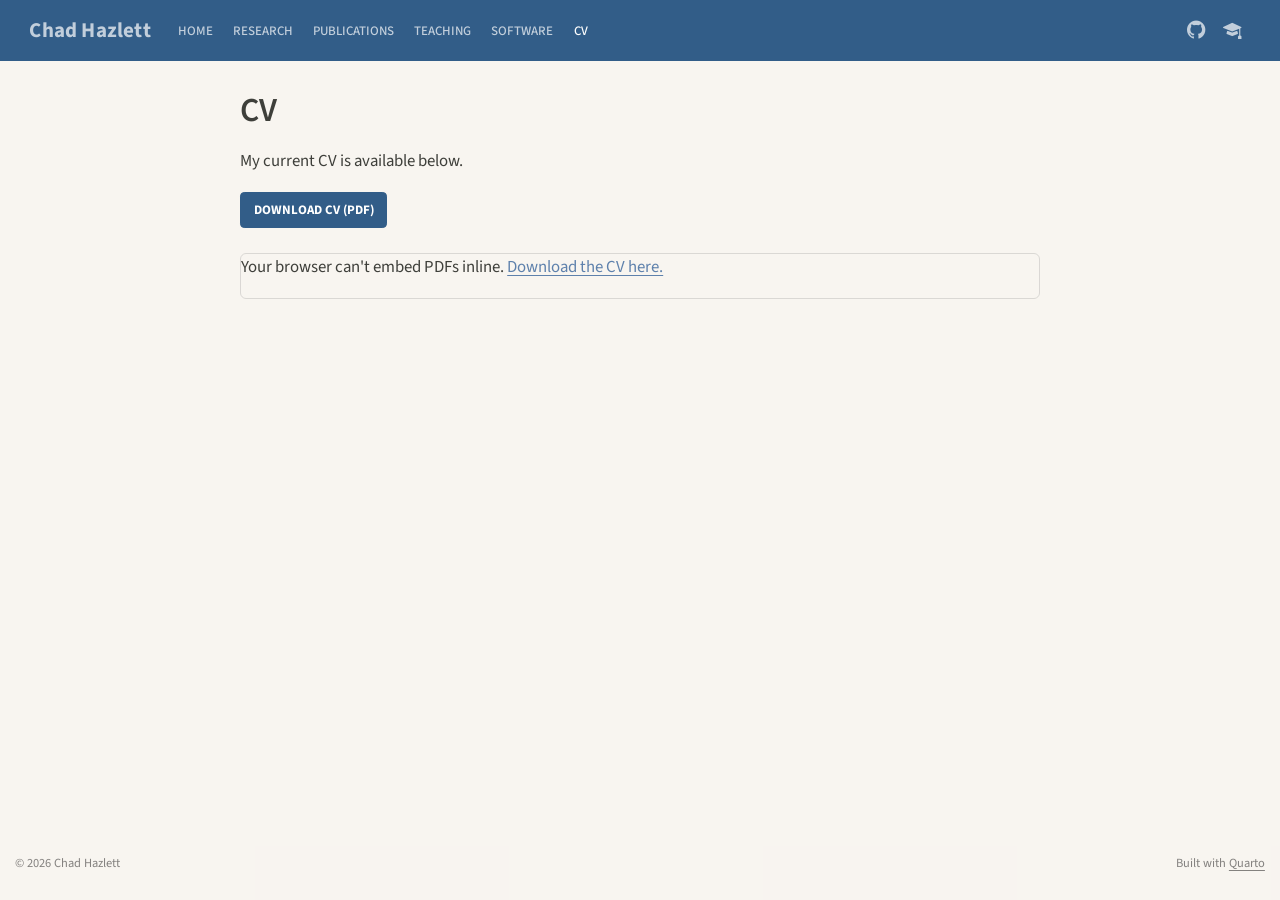
<file: cv.html>
<!DOCTYPE html>
<html xmlns="http://www.w3.org/1999/xhtml" lang="en" xml:lang="en"><head>

<meta charset="utf-8">
<meta name="generator" content="quarto-1.10.18">

<meta name="viewport" content="width=device-width, initial-scale=1.0, user-scalable=yes">


<title>CV – Chad Hazlett</title>
<style>
/* Default styles provided by pandoc.
** See https://pandoc.org/MANUAL.html#variables-for-html for config info.
*/
span.smallcaps{font-variant: small-caps;}
div.columns{display: flex; gap: 1.5em;}
div.column{flex: auto;}
@media screen {
div.columns{gap: min(4vw, 1.5em);}
div.column{overflow-x: auto;}
}
div.hanging-indent{margin-left: 1.5em; text-indent: -1.5em;}
ul.task-list{list-style: none;}
ul.task-list li input[type="checkbox"] {
  width: 0.8em;
  margin: 0 0.8em 0.2em -1em; /* quarto-specific, see https://github.com/quarto-dev/quarto-cli/issues/4556 */ 
  vertical-align: middle;
}
</style>


<script src="site_libs/quarto-nav/quarto-nav.js"></script>
<script src="site_libs/quarto-nav/headroom.min.js"></script>
<script src="site_libs/clipboard/clipboard.min.js"></script>
<script src="site_libs/quarto-search/autocomplete.umd.js"></script>
<script src="site_libs/quarto-search/fuse.min.js"></script>
<script src="site_libs/quarto-search/quarto-search.js"></script>
<meta name="quarto:offset" content="./">
<link href="./assets/favicon.svg" rel="icon" type="image/svg+xml">
<script src="site_libs/quarto-html/quarto.js" type="module"></script>
<script src="site_libs/quarto-html/tabsets/tabsets.js" type="module"></script>
<script src="site_libs/quarto-html/popper.min.js"></script>
<script src="site_libs/quarto-html/tippy.umd.min.js"></script>
<script src="site_libs/quarto-html/anchor.min.js"></script>
<link href="site_libs/quarto-html/tippy.css" rel="stylesheet">
<link href="site_libs/quarto-html/quarto-syntax-highlighting-64a204ab8560d761af7679ceaba22944.css" rel="stylesheet" id="quarto-text-highlighting-styles">
<script src="site_libs/bootstrap/bootstrap.min.js"></script>
<link href="site_libs/bootstrap/bootstrap-icons.css" rel="stylesheet">
<link href="site_libs/bootstrap/bootstrap-673ed0b933621c6e0235de67387a76ef.min.css" rel="stylesheet" append-hash="true" id="quarto-bootstrap" data-mode="light">
<script id="quarto-search-options" type="application/json">{
  "location": "navbar",
  "copy-button": false,
  "collapse-after": 3,
  "panel-placement": "end",
  "type": "overlay",
  "limit": 50,
  "keyboard-shortcut": [
    "f",
    "/",
    "s"
  ],
  "show-item-context": false,
  "language": {
    "search-no-results-text": "No results",
    "search-matching-documents-text": "matching documents",
    "search-copy-link-title": "Copy link to search",
    "search-hide-matches-text": "Hide additional matches",
    "search-more-match-text": "more match in this document",
    "search-more-matches-text": "more matches in this document",
    "search-clear-button-title": "Clear",
    "search-text-placeholder": "",
    "search-detached-cancel-button-title": "Cancel",
    "search-submit-button-title": "Submit",
    "search-label": "Search"
  }
}</script>
<style>html{ scroll-behavior: smooth; }</style>


<link rel="stylesheet" href="styles/custom.scss">
</head>

<body class="nav-fixed fullcontent quarto-light">

<div id="quarto-search-results"></div>
  <header id="quarto-header" class="headroom fixed-top">
    <nav class="navbar navbar-expand-lg " data-bs-theme="dark">
      <div class="navbar-container container-fluid">
      <div class="navbar-brand-container mx-auto">
    <a class="navbar-brand" href="./index.html">
    <span class="navbar-title">Chad Hazlett</span>
    </a>
  </div>
          <button class="navbar-toggler" type="button" data-bs-toggle="collapse" data-bs-target="#navbarCollapse" aria-controls="navbarCollapse" role="menu" aria-expanded="false" aria-label="Toggle navigation" onclick="if (window.quartoToggleHeadroom) { window.quartoToggleHeadroom(); }">
  <span class="navbar-toggler-icon"></span>
</button>
          <div class="collapse navbar-collapse" id="navbarCollapse">
            <ul class="navbar-nav navbar-nav-scroll me-auto">
  <li class="nav-item">
    <a class="nav-link" href="./index.html"> 
<span class="menu-text">Home</span></a>
  </li>  
  <li class="nav-item">
    <a class="nav-link" href="./research.html"> 
<span class="menu-text">Research</span></a>
  </li>  
  <li class="nav-item">
    <a class="nav-link" href="./publications.html"> 
<span class="menu-text">Publications</span></a>
  </li>  
  <li class="nav-item">
    <a class="nav-link" href="./teaching.html"> 
<span class="menu-text">Teaching</span></a>
  </li>  
  <li class="nav-item">
    <a class="nav-link" href="./software.html"> 
<span class="menu-text">Software</span></a>
  </li>  
  <li class="nav-item">
    <a class="nav-link active" href="./cv.html" aria-current="page"> 
<span class="menu-text">CV</span></a>
  </li>  
</ul>
            <ul class="navbar-nav navbar-nav-scroll ms-auto">
  <li class="nav-item compact">
    <a class="nav-link" href="https://github.com/chadhazlett"> <i class="bi bi-github" role="img" aria-label="GitHub">
</i> 
<span class="menu-text"></span></a>
  </li>  
  <li class="nav-item compact">
    <a class="nav-link" href="https://scholar.google.com/citations?user=pbD0dGwAAAAJ"> <i class="bi bi-mortarboard-fill" role="img" aria-label="Google Scholar">
</i> 
<span class="menu-text"></span></a>
  </li>  
</ul>
          </div> <!-- /navcollapse -->
            <div class="quarto-navbar-tools">
</div>
      </div> <!-- /container-fluid -->
    </nav>
</header>
<!-- content -->
<div id="quarto-content" class="quarto-container page-columns page-rows-contents page-layout-article page-navbar">
<!-- sidebar -->
<!-- margin-sidebar -->
    
<!-- main -->
<main class="content" id="quarto-document-content">

<header id="title-block-header" class="quarto-title-block default">
<div class="quarto-title">
<h1 class="title">CV</h1>
</div>



<div class="quarto-title-meta">

    
  
    
  </div>
  


</header>


<p>My current CV is available below.</p>
<p><a href="assets/cv_hazlett_april2026.pdf" class="btn btn-primary" role="button"><strong>Download CV (PDF)</strong></a></p>
<div style="margin-top: 1.5rem; border: 1px solid rgba(128,128,128,0.25); border-radius: 6px; overflow: hidden;">
<object data="assets/cv_hazlett_april2026.pdf" type="application/pdf" width="100%" height="900px">
  <p>Your browser can't embed PDFs inline.
  <a href="assets/cv_hazlett_april2026.pdf">Download the CV here.</a></p>
</object>
</div>



</main> <!-- /main -->
<script id="quarto-html-after-body" type="application/javascript">
  window.document.addEventListener("DOMContentLoaded", function (event) {
    const icon = "";
    const anchorJS = new window.AnchorJS();
    anchorJS.options = {
      placement: 'right',
      icon: icon
    };
    anchorJS.add('.anchored');
    const isCodeAnnotation = (el) => {
      for (const clz of el.classList) {
        if (clz.startsWith('code-annotation-')) {                     
          return true;
        }
      }
      return false;
    }
    const onCopySuccess = function(e) {
      // button target
      const button = e.trigger;
      // don't keep focus
      button.blur();
      // flash "checked"
      button.classList.add('code-copy-button-checked');
      var currentTitle = button.getAttribute("title");
      button.setAttribute("title", "Copied!");
      let tooltip;
      if (window.bootstrap) {
        button.setAttribute("data-bs-toggle", "tooltip");
        button.setAttribute("data-bs-placement", "left");
        button.setAttribute("data-bs-title", "Copied!");
        tooltip = new bootstrap.Tooltip(button, 
          { trigger: "manual", 
            customClass: "code-copy-button-tooltip",
            offset: [0, -8]});
        tooltip.show();    
      }
      setTimeout(function() {
        if (tooltip) {
          tooltip.hide();
          button.removeAttribute("data-bs-title");
          button.removeAttribute("data-bs-toggle");
          button.removeAttribute("data-bs-placement");
        }
        button.setAttribute("title", currentTitle);
        button.classList.remove('code-copy-button-checked');
      }, 1000);
      // clear code selection
      e.clearSelection();
    }
    const getTextToCopy = function(trigger) {
      const outerScaffold = trigger.parentElement.cloneNode(true);
      const codeEl = outerScaffold.querySelector('code');
      for (const childEl of codeEl.children) {
        if (isCodeAnnotation(childEl)) {
          childEl.remove();
        }
      }
      return codeEl.innerText;
    }
    const clipboard = new window.ClipboardJS('.code-copy-button:not([data-in-quarto-modal])', {
      text: getTextToCopy
    });
    clipboard.on('success', onCopySuccess);
    if (window.document.getElementById('quarto-embedded-source-code-modal')) {
      const clipboardModal = new window.ClipboardJS('.code-copy-button[data-in-quarto-modal]', {
        text: getTextToCopy,
        container: window.document.getElementById('quarto-embedded-source-code-modal')
      });
      clipboardModal.on('success', onCopySuccess);
    }
      var localhostRegex = new RegExp(/^(?:http|https):\/\/localhost\:?[0-9]*\//);
      var mailtoRegex = new RegExp(/^mailto:/);
        var filterRegex = new RegExp("https:\/\/chadhazlett\.com");
      var isInternal = (href) => {
          return filterRegex.test(href) || localhostRegex.test(href) || mailtoRegex.test(href);
      }
      // Inspect non-navigation links and adorn them if external
     var links = window.document.querySelectorAll('a[href]:not(.nav-link):not(.navbar-brand):not(.toc-action):not(.sidebar-link):not(.sidebar-item-toggle):not(.pagination-link):not(.no-external):not([aria-hidden]):not(.dropdown-item):not(.quarto-navigation-tool):not(.about-link)');
      for (var i=0; i<links.length; i++) {
        const link = links[i];
        if (!isInternal(link.href)) {
          // undo the damage that might have been done by quarto-nav.js in the case of
          // links that we want to consider external
          if (link.dataset.originalHref !== undefined) {
            link.href = link.dataset.originalHref;
          }
            // target, if specified
            link.setAttribute("target", "_blank");
            if (link.getAttribute("rel") === null) {
              link.setAttribute("rel", "noopener");
            }
        }
      }
    function tippyHover(el, contentFn, onTriggerFn, onUntriggerFn) {
      const config = {
        allowHTML: true,
        maxWidth: 500,
        delay: 100,
        arrow: false,
        appendTo: function(el) {
            return el.parentElement;
        },
        interactive: true,
        interactiveBorder: 10,
        theme: 'quarto',
        placement: 'bottom-start',
      };
      if (contentFn) {
        config.content = contentFn;
      }
      if (onTriggerFn) {
        config.onTrigger = onTriggerFn;
      }
      if (onUntriggerFn) {
        config.onUntrigger = onUntriggerFn;
      }
      window.tippy(el, config); 
    }
    const noterefs = window.document.querySelectorAll('a[role="doc-noteref"]');
    for (var i=0; i<noterefs.length; i++) {
      const ref = noterefs[i];
      tippyHover(ref, function() {
        // use id or data attribute instead here
        let href = ref.getAttribute('data-footnote-href') || ref.getAttribute('href');
        try { href = new URL(href).hash; } catch {}
        const id = href.replace(/^#\/?/, "");
        const note = window.document.getElementById(id);
        if (note) {
          return note.innerHTML;
        } else {
          return "";
        }
      });
    }
    const xrefs = window.document.querySelectorAll('a.quarto-xref');
    const processXRef = (id, note) => {
      // Strip column container classes
      const stripColumnClz = (el) => {
        el.classList.remove("page-full", "page-columns");
        if (el.children) {
          for (const child of el.children) {
            stripColumnClz(child);
          }
        }
      }
      stripColumnClz(note)
      if (id === null || id.startsWith('sec-')) {
        // Special case sections, only their first couple elements
        const container = document.createElement("div");
        if (note.children && note.children.length > 2) {
          container.appendChild(note.children[0].cloneNode(true));
          for (let i = 1; i < note.children.length; i++) {
            const child = note.children[i];
            if (child.tagName === "P" && child.innerText === "") {
              continue;
            } else {
              container.appendChild(child.cloneNode(true));
              break;
            }
          }
          if (window.Quarto?.typesetMath) {
            window.Quarto.typesetMath(container);
          }
          return container.innerHTML
        } else {
          if (window.Quarto?.typesetMath) {
            window.Quarto.typesetMath(note);
          }
          return note.innerHTML;
        }
      } else {
        // Remove any anchor links if they are present
        const anchorLink = note.querySelector('a.anchorjs-link');
        if (anchorLink) {
          anchorLink.remove();
        }
        if (window.Quarto?.typesetMath) {
          window.Quarto.typesetMath(note);
        }
        if (note.classList.contains("callout")) {
          return note.outerHTML;
        } else {
          return note.innerHTML;
        }
      }
    }
    for (var i=0; i<xrefs.length; i++) {
      const xref = xrefs[i];
      tippyHover(xref, undefined, function(instance) {
        instance.disable();
        let url = xref.getAttribute('href');
        let hash = undefined; 
        if (url.startsWith('#')) {
          hash = url;
        } else {
          try { hash = new URL(url).hash; } catch {}
        }
        if (hash) {
          const id = hash.replace(/^#\/?/, "");
          const note = window.document.getElementById(id);
          if (note !== null) {
            try {
              const html = processXRef(id, note.cloneNode(true));
              instance.setContent(html);
            } finally {
              instance.enable();
              instance.show();
            }
          } else {
            // See if we can fetch this
            fetch(url.split('#')[0])
            .then(res => res.text())
            .then(html => {
              const parser = new DOMParser();
              const htmlDoc = parser.parseFromString(html, "text/html");
              const note = htmlDoc.getElementById(id);
              if (note !== null) {
                const html = processXRef(id, note);
                instance.setContent(html);
              } 
            }).finally(() => {
              instance.enable();
              instance.show();
            });
          }
        } else {
          // See if we can fetch a full url (with no hash to target)
          // This is a special case and we should probably do some content thinning / targeting
          fetch(url)
          .then(res => res.text())
          .then(html => {
            const parser = new DOMParser();
            const htmlDoc = parser.parseFromString(html, "text/html");
            const note = htmlDoc.querySelector('main.content');
            if (note !== null) {
              // This should only happen for chapter cross references
              // (since there is no id in the URL)
              // remove the first header
              if (note.children.length > 0 && note.children[0].tagName === "HEADER") {
                note.children[0].remove();
              }
              const html = processXRef(null, note);
              instance.setContent(html);
            } 
          }).finally(() => {
            instance.enable();
            instance.show();
          });
        }
      }, function(instance) {
      });
    }
        let selectedAnnoteEl;
        const selectorForAnnotation = ( cell, annotation) => {
          let cellAttr = 'data-code-cell="' + cell + '"';
          let lineAttr = 'data-code-annotation="' +  annotation + '"';
          const selector = 'span[' + cellAttr + '][' + lineAttr + ']';
          return selector;
        }
        const selectCodeLines = (annoteEl) => {
          const doc = window.document;
          const targetCell = annoteEl.getAttribute("data-target-cell");
          const targetAnnotation = annoteEl.getAttribute("data-target-annotation");
          const annoteSpan = window.document.querySelector(selectorForAnnotation(targetCell, targetAnnotation));
          const lines = annoteSpan.getAttribute("data-code-lines").split(",");
          const lineIds = lines.map((line) => {
            return targetCell + "-" + line;
          })
          let top = null;
          let height = null;
          let parent = null;
          if (lineIds.length > 0) {
              //compute the position of the single el (top and bottom and make a div)
              const el = window.document.getElementById(lineIds[0]);
              top = el.offsetTop;
              height = el.offsetHeight;
              parent = el.parentElement.parentElement;
            if (lineIds.length > 1) {
              const lastEl = window.document.getElementById(lineIds[lineIds.length - 1]);
              const bottom = lastEl.offsetTop + lastEl.offsetHeight;
              height = bottom - top;
            }
            if (top !== null && height !== null && parent !== null) {
              // cook up a div (if necessary) and position it 
              let div = window.document.getElementById("code-annotation-line-highlight");
              if (div === null) {
                div = window.document.createElement("div");
                div.setAttribute("id", "code-annotation-line-highlight");
                div.style.position = 'absolute';
                parent.appendChild(div);
              }
              div.style.top = top - 2 + "px";
              div.style.height = height + 4 + "px";
              div.style.left = 0;
              let gutterDiv = window.document.getElementById("code-annotation-line-highlight-gutter");
              if (gutterDiv === null) {
                gutterDiv = window.document.createElement("div");
                gutterDiv.setAttribute("id", "code-annotation-line-highlight-gutter");
                gutterDiv.style.position = 'absolute';
                const codeCell = window.document.getElementById(targetCell);
                const gutter = codeCell.querySelector('.code-annotation-gutter');
                gutter.appendChild(gutterDiv);
              }
              gutterDiv.style.top = top - 2 + "px";
              gutterDiv.style.height = height + 4 + "px";
            }
            selectedAnnoteEl = annoteEl;
          }
        };
        const unselectCodeLines = () => {
          const elementsIds = ["code-annotation-line-highlight", "code-annotation-line-highlight-gutter"];
          elementsIds.forEach((elId) => {
            const div = window.document.getElementById(elId);
            if (div) {
              div.remove();
            }
          });
          selectedAnnoteEl = undefined;
        };
          // Handle positioning of the toggle
      window.addEventListener(
        "resize",
        throttle(() => {
          elRect = undefined;
          if (selectedAnnoteEl) {
            selectCodeLines(selectedAnnoteEl);
          }
        }, 10)
      );
      function throttle(fn, ms) {
      let throttle = false;
      let timer;
        return (...args) => {
          if(!throttle) { // first call gets through
              fn.apply(this, args);
              throttle = true;
          } else { // all the others get throttled
              if(timer) clearTimeout(timer); // cancel #2
              timer = setTimeout(() => {
                fn.apply(this, args);
                timer = throttle = false;
              }, ms);
          }
        };
      }
        // Attach click handler to the DT
        const annoteDls = window.document.querySelectorAll('dt[data-target-cell]');
        for (const annoteDlNode of annoteDls) {
          annoteDlNode.addEventListener('click', (event) => {
            const clickedEl = event.target;
            if (clickedEl !== selectedAnnoteEl) {
              unselectCodeLines();
              const activeEl = window.document.querySelector('dt[data-target-cell].code-annotation-active');
              if (activeEl) {
                activeEl.classList.remove('code-annotation-active');
              }
              selectCodeLines(clickedEl);
              clickedEl.classList.add('code-annotation-active');
            } else {
              // Unselect the line
              unselectCodeLines();
              clickedEl.classList.remove('code-annotation-active');
            }
          });
        }
    const findCites = (el) => {
      const parentEl = el.parentElement;
      if (parentEl) {
        const cites = parentEl.dataset.cites;
        if (cites) {
          return {
            el,
            cites: cites.split(' ')
          };
        } else {
          return findCites(el.parentElement)
        }
      } else {
        return undefined;
      }
    };
    var bibliorefs = window.document.querySelectorAll('a[role="doc-biblioref"]');
    for (var i=0; i<bibliorefs.length; i++) {
      const ref = bibliorefs[i];
      const citeInfo = findCites(ref);
      if (citeInfo) {
        tippyHover(citeInfo.el, function() {
          var popup = window.document.createElement('div');
          citeInfo.cites.forEach(function(cite) {
            var citeDiv = window.document.createElement('div');
            citeDiv.classList.add('hanging-indent');
            citeDiv.classList.add('csl-entry');
            var biblioDiv = window.document.getElementById('ref-' + cite);
            if (biblioDiv) {
              citeDiv.innerHTML = biblioDiv.innerHTML;
            }
            popup.appendChild(citeDiv);
          });
          return popup.innerHTML;
        });
      }
    }
  });
  </script>
</div> <!-- /content -->
<footer class="footer">
  <div class="nav-footer">
    <div class="nav-footer-left">
<p>© 2026 Chad Hazlett</p>
</div>   
    <div class="nav-footer-center">
      &nbsp;
    </div>
    <div class="nav-footer-right">
<p>Built with <a href="https://quarto.org">Quarto</a></p>
</div>
  </div>
</footer>




<script src="site_libs/quarto-html/zenscroll-min.js"></script>
</body></html>
</file>
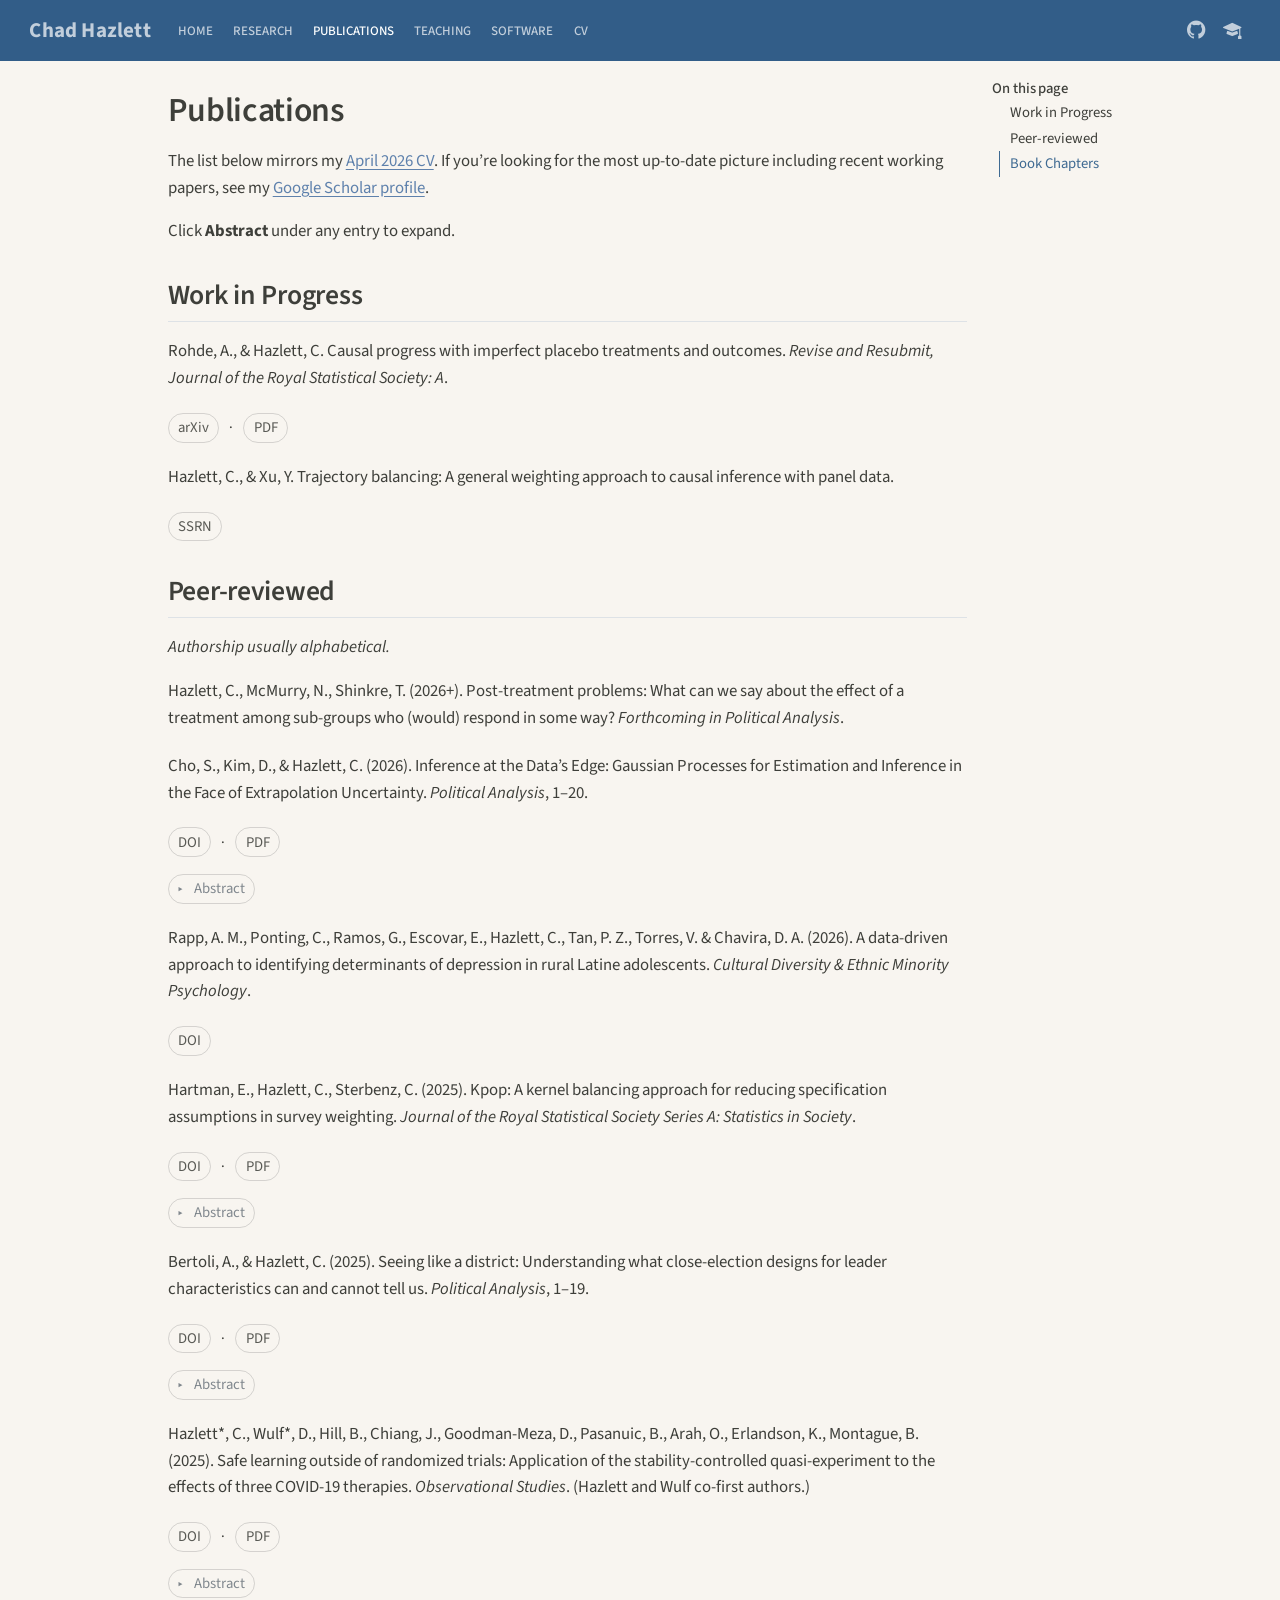
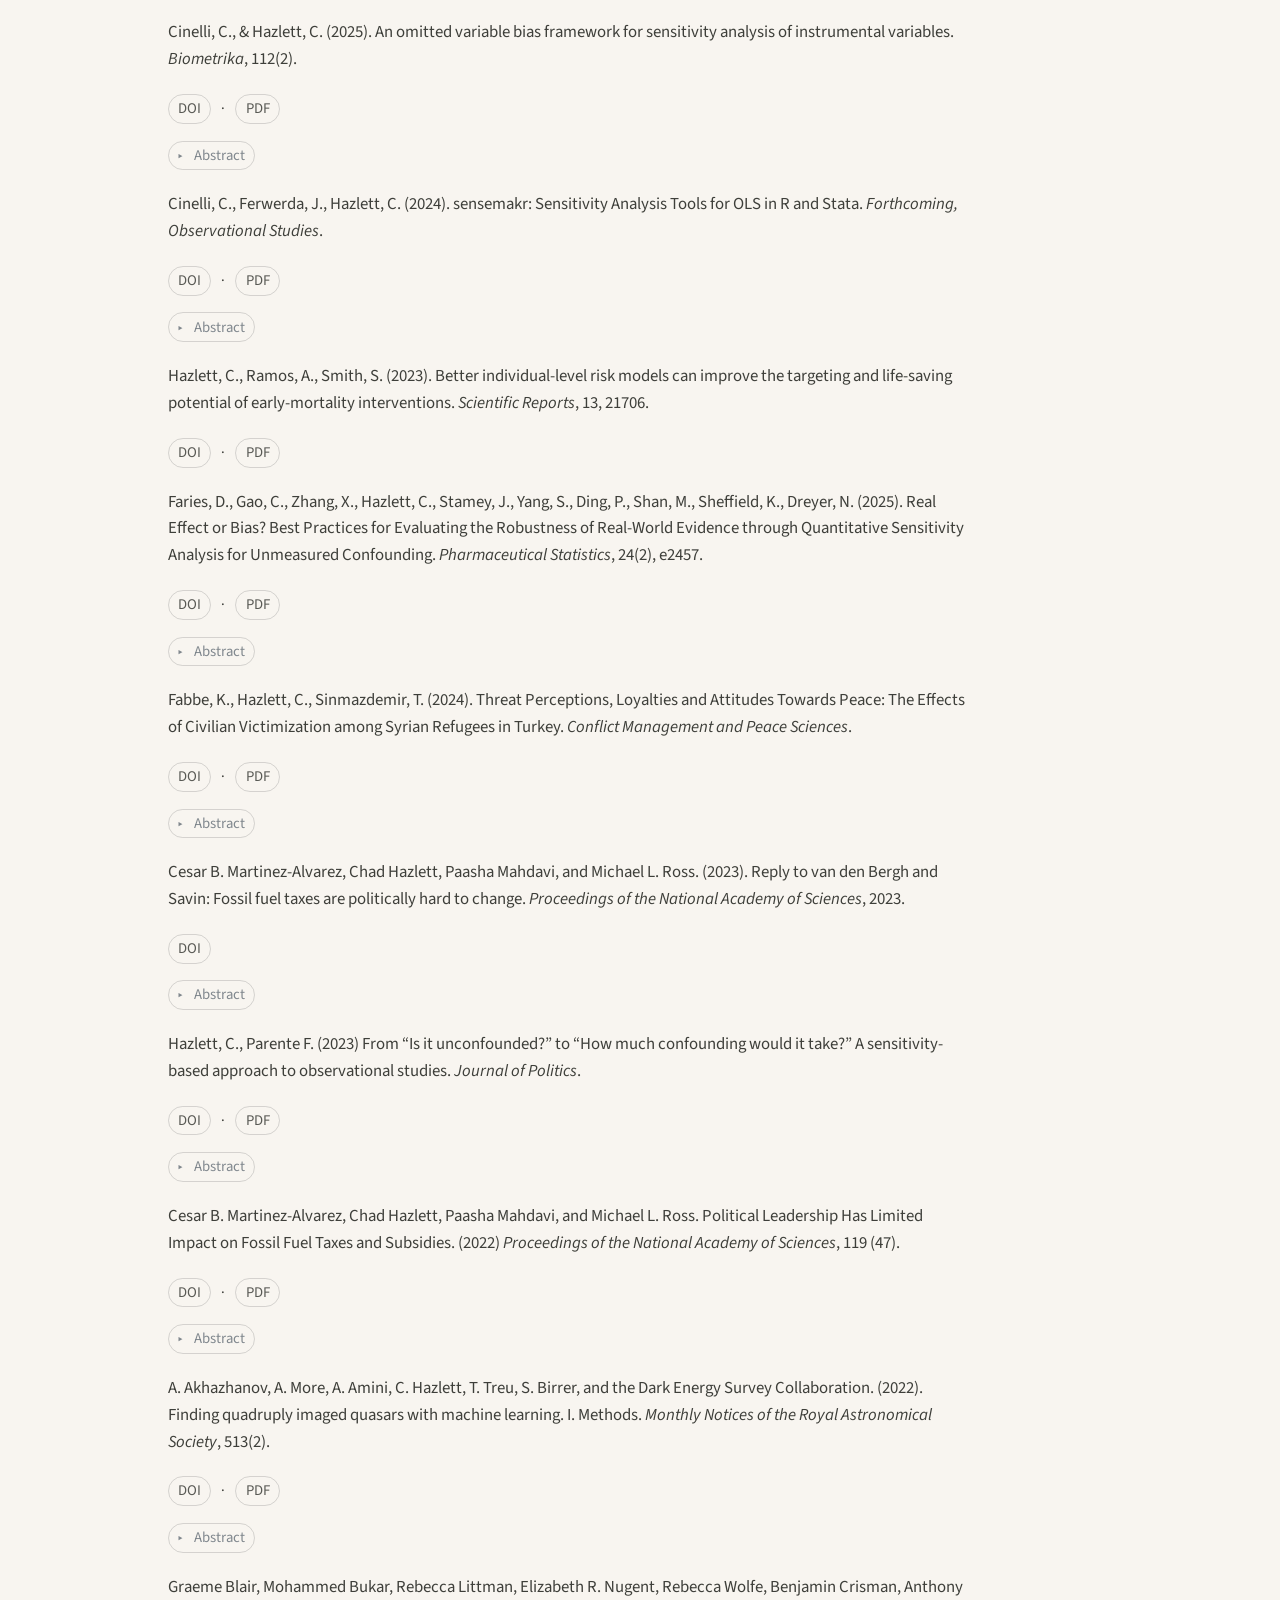
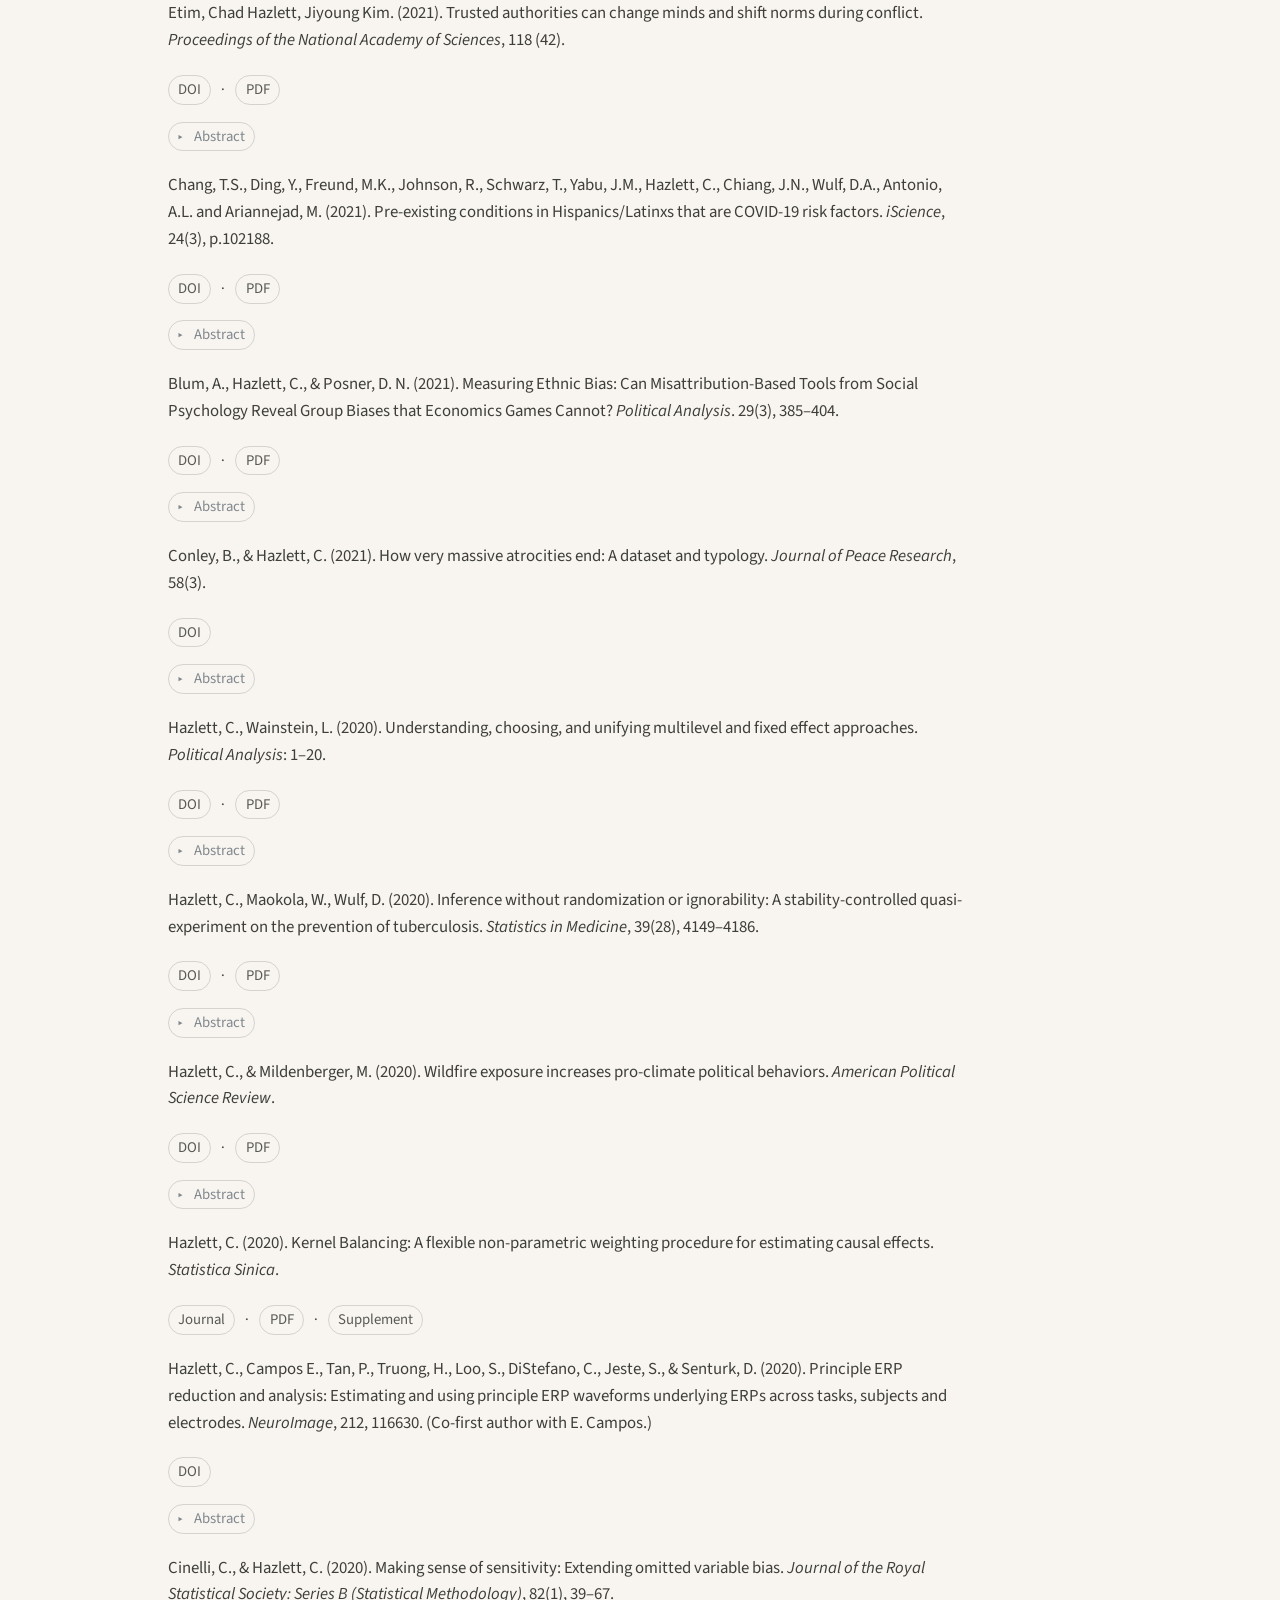
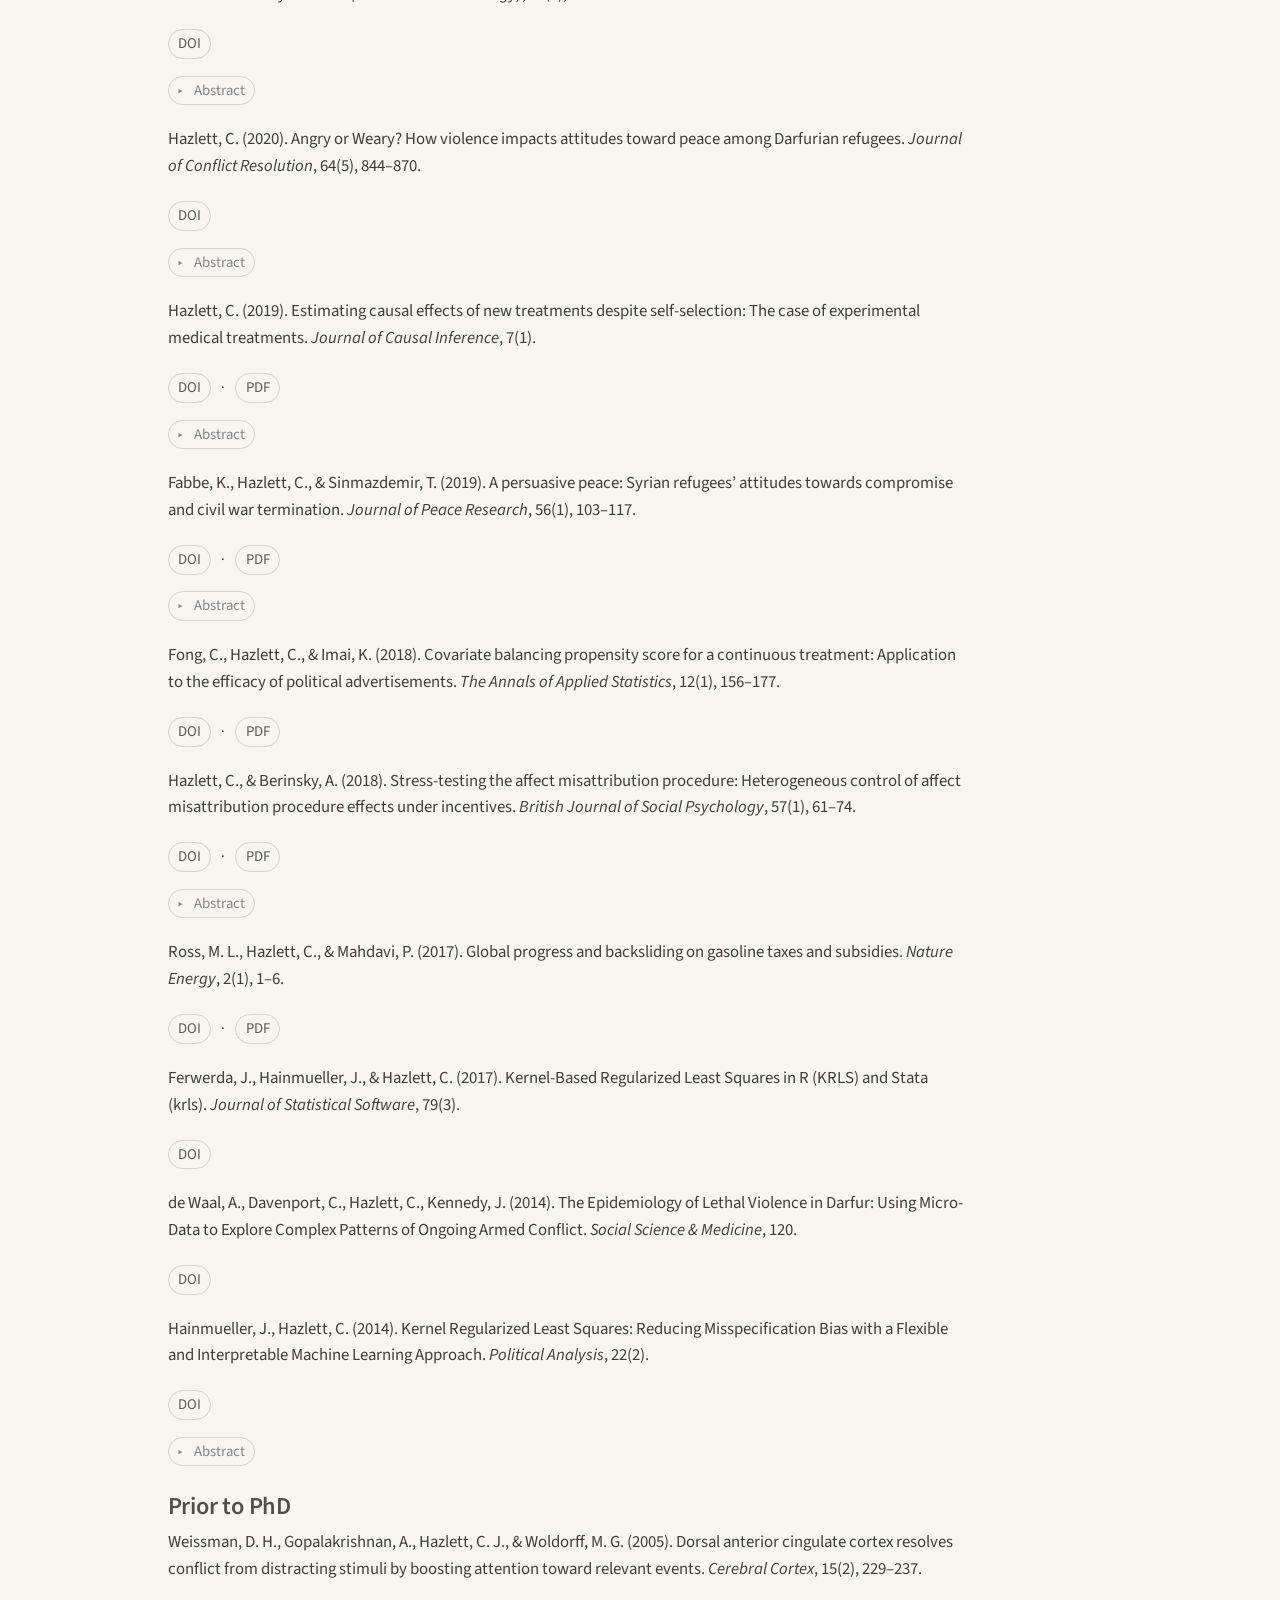
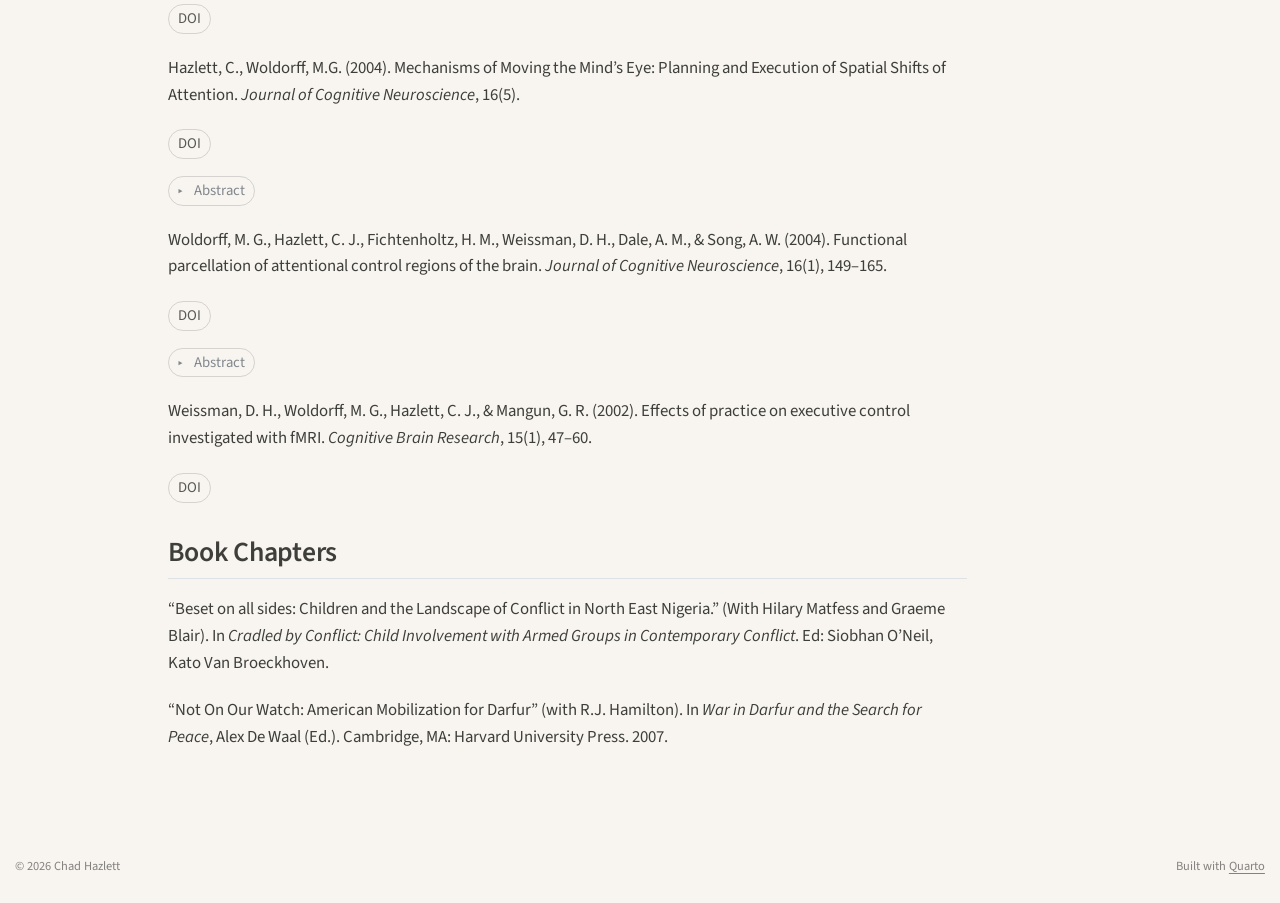
<file: publications.html>
<!DOCTYPE html>
<html xmlns="http://www.w3.org/1999/xhtml" lang="en" xml:lang="en"><head>

<meta charset="utf-8">
<meta name="generator" content="quarto-1.10.18">

<meta name="viewport" content="width=device-width, initial-scale=1.0, user-scalable=yes">


<title>Publications – Chad Hazlett</title>
<style>
/* Default styles provided by pandoc.
** See https://pandoc.org/MANUAL.html#variables-for-html for config info.
*/
span.smallcaps{font-variant: small-caps;}
div.columns{display: flex; gap: 1.5em;}
div.column{flex: auto;}
@media screen {
div.columns{gap: min(4vw, 1.5em);}
div.column{overflow-x: auto;}
}
div.hanging-indent{margin-left: 1.5em; text-indent: -1.5em;}
ul.task-list{list-style: none;}
ul.task-list li input[type="checkbox"] {
  width: 0.8em;
  margin: 0 0.8em 0.2em -1em; /* quarto-specific, see https://github.com/quarto-dev/quarto-cli/issues/4556 */ 
  vertical-align: middle;
}
</style>


<script src="site_libs/quarto-nav/quarto-nav.js"></script>
<script src="site_libs/quarto-nav/headroom.min.js"></script>
<script src="site_libs/clipboard/clipboard.min.js"></script>
<script src="site_libs/quarto-search/autocomplete.umd.js"></script>
<script src="site_libs/quarto-search/fuse.min.js"></script>
<script src="site_libs/quarto-search/quarto-search.js"></script>
<meta name="quarto:offset" content="./">
<link href="./assets/favicon.svg" rel="icon" type="image/svg+xml">
<script src="site_libs/quarto-html/quarto.js" type="module"></script>
<script src="site_libs/quarto-html/tabsets/tabsets.js" type="module"></script>
<script src="site_libs/quarto-html/popper.min.js"></script>
<script src="site_libs/quarto-html/tippy.umd.min.js"></script>
<script src="site_libs/quarto-html/anchor.min.js"></script>
<link href="site_libs/quarto-html/tippy.css" rel="stylesheet">
<link href="site_libs/quarto-html/quarto-syntax-highlighting-64a204ab8560d761af7679ceaba22944.css" rel="stylesheet" id="quarto-text-highlighting-styles">
<script src="site_libs/bootstrap/bootstrap.min.js"></script>
<link href="site_libs/bootstrap/bootstrap-icons.css" rel="stylesheet">
<link href="site_libs/bootstrap/bootstrap-673ed0b933621c6e0235de67387a76ef.min.css" rel="stylesheet" append-hash="true" id="quarto-bootstrap" data-mode="light">
<script id="quarto-search-options" type="application/json">{
  "location": "navbar",
  "copy-button": false,
  "collapse-after": 3,
  "panel-placement": "end",
  "type": "overlay",
  "limit": 50,
  "keyboard-shortcut": [
    "f",
    "/",
    "s"
  ],
  "show-item-context": false,
  "language": {
    "search-no-results-text": "No results",
    "search-matching-documents-text": "matching documents",
    "search-copy-link-title": "Copy link to search",
    "search-hide-matches-text": "Hide additional matches",
    "search-more-match-text": "more match in this document",
    "search-more-matches-text": "more matches in this document",
    "search-clear-button-title": "Clear",
    "search-text-placeholder": "",
    "search-detached-cancel-button-title": "Cancel",
    "search-submit-button-title": "Submit",
    "search-label": "Search"
  }
}</script>
<style>html{ scroll-behavior: smooth; }</style>


<link rel="stylesheet" href="styles/custom.scss">
</head>

<body class="nav-fixed quarto-light">

<div id="quarto-search-results"></div>
  <header id="quarto-header" class="headroom fixed-top">
    <nav class="navbar navbar-expand-lg " data-bs-theme="dark">
      <div class="navbar-container container-fluid">
      <div class="navbar-brand-container mx-auto">
    <a class="navbar-brand" href="./index.html">
    <span class="navbar-title">Chad Hazlett</span>
    </a>
  </div>
          <button class="navbar-toggler" type="button" data-bs-toggle="collapse" data-bs-target="#navbarCollapse" aria-controls="navbarCollapse" role="menu" aria-expanded="false" aria-label="Toggle navigation" onclick="if (window.quartoToggleHeadroom) { window.quartoToggleHeadroom(); }">
  <span class="navbar-toggler-icon"></span>
</button>
          <div class="collapse navbar-collapse" id="navbarCollapse">
            <ul class="navbar-nav navbar-nav-scroll me-auto">
  <li class="nav-item">
    <a class="nav-link" href="./index.html"> 
<span class="menu-text">Home</span></a>
  </li>  
  <li class="nav-item">
    <a class="nav-link" href="./research.html"> 
<span class="menu-text">Research</span></a>
  </li>  
  <li class="nav-item">
    <a class="nav-link active" href="./publications.html" aria-current="page"> 
<span class="menu-text">Publications</span></a>
  </li>  
  <li class="nav-item">
    <a class="nav-link" href="./teaching.html"> 
<span class="menu-text">Teaching</span></a>
  </li>  
  <li class="nav-item">
    <a class="nav-link" href="./software.html"> 
<span class="menu-text">Software</span></a>
  </li>  
  <li class="nav-item">
    <a class="nav-link" href="./cv.html"> 
<span class="menu-text">CV</span></a>
  </li>  
</ul>
            <ul class="navbar-nav navbar-nav-scroll ms-auto">
  <li class="nav-item compact">
    <a class="nav-link" href="https://github.com/chadhazlett"> <i class="bi bi-github" role="img" aria-label="GitHub">
</i> 
<span class="menu-text"></span></a>
  </li>  
  <li class="nav-item compact">
    <a class="nav-link" href="https://scholar.google.com/citations?user=pbD0dGwAAAAJ"> <i class="bi bi-mortarboard-fill" role="img" aria-label="Google Scholar">
</i> 
<span class="menu-text"></span></a>
  </li>  
</ul>
          </div> <!-- /navcollapse -->
            <div class="quarto-navbar-tools">
</div>
      </div> <!-- /container-fluid -->
    </nav>
</header>
<!-- content -->
<div id="quarto-content" class="quarto-container page-columns page-rows-contents page-layout-article page-navbar">
<!-- sidebar -->
<!-- margin-sidebar -->
    <div id="quarto-margin-sidebar" class="sidebar margin-sidebar">
        <nav id="TOC" role="doc-toc" class="toc-active">
    <h2 id="toc-title">On this page</h2>
   
  <ul>
  <li><a href="#work-in-progress" id="toc-work-in-progress" class="nav-link active" data-scroll-target="#work-in-progress">Work in Progress</a></li>
  <li><a href="#peer-reviewed" id="toc-peer-reviewed" class="nav-link" data-scroll-target="#peer-reviewed">Peer-reviewed</a>
  <ul class="collapse">
  <li><a href="#prior-to-phd" id="toc-prior-to-phd" class="nav-link" data-scroll-target="#prior-to-phd">Prior to PhD</a></li>
  </ul></li>
  <li><a href="#book-chapters" id="toc-book-chapters" class="nav-link" data-scroll-target="#book-chapters">Book Chapters</a></li>
  </ul>
</nav>
    </div>
<!-- main -->
<main class="content" id="quarto-document-content">

<header id="title-block-header" class="quarto-title-block default">
<div class="quarto-title">
<h1 class="title">Publications</h1>
</div>



<div class="quarto-title-meta">

    
  
    
  </div>
  


</header>


<p>The list below mirrors my <a href="assets/cv_hazlett_april2026.pdf">April 2026 CV</a>. If you’re looking for the most up-to-date picture including recent working papers, see my <a href="https://scholar.google.com/citations?user=pbD0dGwAAAAJ">Google Scholar profile</a>.</p>
<p>Click <strong>Abstract</strong> under any entry to expand.</p>
<section id="work-in-progress" class="level2">
<h2 class="anchored" data-anchor-id="work-in-progress">Work in Progress</h2>
<div id="rohde_hazlett_placebo" class="pub">
<p>Rohde, A., &amp; Hazlett, C. Causal progress with imperfect placebo treatments and outcomes. <em>Revise and Resubmit, Journal of the Royal Statistical Society: A</em>.</p>
<p><span class="pub-links"><a href="https://arxiv.org/abs/2310.15266" target="_blank" rel="noopener">arXiv</a> · <a href="assets/papers/rohde_hazlett_placebo_arxiv.pdf" target="_blank" rel="noopener">PDF</a></span></p>
</div>
<div id="hazlett_xu_trajectory" class="pub">
<p>Hazlett, C., &amp; Xu, Y. Trajectory balancing: A general weighting approach to causal inference with panel data.</p>
<p><span class="pub-links"><a href="https://ssrn.com/abstract=3214231" target="_blank" rel="noopener">SSRN</a></span></p>
</div>
</section>
<section id="peer-reviewed" class="level2">
<h2 class="anchored" data-anchor-id="peer-reviewed">Peer-reviewed</h2>
<p><em>Authorship usually alphabetical.</em></p>
<div id="hazlett_mcmurry_shinkre_2026_posttreatment" class="pub">
<p>Hazlett, C., McMurry, N., Shinkre, T. (2026+). Post-treatment problems: What can we say about the effect of a treatment among sub-groups who (would) respond in some way? <em>Forthcoming in Political Analysis</em>.</p>
</div>
<div id="cho_kim_hazlett_2026_gp" class="pub">
<p>Cho, S., Kim, D., &amp; Hazlett, C. (2026). Inference at the Data’s Edge: Gaussian Processes for Estimation and Inference in the Face of Extrapolation Uncertainty. <em>Political Analysis</em>, 1–20.</p>
<p><span class="pub-links"><a href="https://doi.org/10.1017/pan.2026.10032" target="_blank" rel="noopener">DOI</a> · <a href="assets/papers/cho_kim_hazlett_2026_political_analysis.pdf" target="_blank" rel="noopener">PDF</a></span></p>
<details class="pub-abstract">
<summary>
Abstract
</summary>
<div class="pub-abstract-body">
<p>Many inferential tasks involve fitting models to observed data and predicting outcomes at new covariate values, requiring interpolation or extrapolation. Conventional methods select a single best-fitting model, discarding fits that were similarly plausible in-sample but would yield sharply different predictions out-of-sample. Gaussian processes (GPs) offer a principled alternative. Rather than committing to one conditional expectation function, GPs deliver a posterior distribution over outcomes at any covariate value. This posterior effectively retains the range of models consistent with the data, widening uncertainty intervals where extrapolation magnifies divergence. In this way, the GP’s uncertainty estimates reflect the implications of extrapolation on our predictions, helping to tame the “dangers of extreme counterfactuals” (King and Zeng, 2006). The approach requires (i) specifying a covariance function linking outcome similarity to covariate similarity and (ii) assuming Gaussian noise around the conditional expectation. We provide an accessible introduction to GPs with emphasis on this property, along with a simple, automated procedure for hyperparameter selection implemented in the R package <code>gpss</code>. We illustrate the value of GPs for capturing counterfactual uncertainty in three settings: (i) treatment effect estimation with poor overlap, (ii) interrupted time series requiring extrapolation beyond pre-intervention data, and (iii) regression discontinuity designs where estimates hinge on boundary behavior.</p>
</div>
</details>
</div>
<div id="rapp_2026_depression_latine" class="pub">
<p>Rapp, A. M., Ponting, C., Ramos, G., Escovar, E., Hazlett, C., Tan, P. Z., Torres, V. &amp; Chavira, D. A. (2026). A data-driven approach to identifying determinants of depression in rural Latine adolescents. <em>Cultural Diversity &amp; Ethnic Minority Psychology</em>.</p>
<p><span class="pub-links"><a href="https://doi.org/10.1037/cdp0000768" target="_blank" rel="noopener">DOI</a></span></p>
</div>
<div id="hartman_hazlett_sterbenz_2025_kpop" class="pub">
<p>Hartman, E., Hazlett, C., Sterbenz, C. (2025). Kpop: A kernel balancing approach for reducing specification assumptions in survey weighting. <em>Journal of the Royal Statistical Society Series A: Statistics in Society</em>.</p>
<p><span class="pub-links"><a href="https://doi.org/10.1093/jrsssa/qnae082" target="_blank" rel="noopener">DOI</a> · <a href="assets/papers/hartman_hazlett_sterbenz_2025_kpop.pdf" target="_blank" rel="noopener">PDF</a></span></p>
<details class="pub-abstract">
<summary>
Abstract
</summary>
<div class="pub-abstract-body">
<p>With the precipitous decline in response rates, researchers and pollsters have been left with highly nonrepresentative samples, relying on constructed weights to make these samples representative of the desired target population. Though practitioners employ valuable expert knowledge to choose what variables X must be adjusted for, they rarely defend particular functional forms relating these variables to the response process or the outcome. Unfortunately, commonly used calibration weights—which make the weighted mean of X in the sample equal that of the population—only ensure correct adjustment when the portion of the outcome and the response process left unexplained by linear functions of X are independent. To alleviate this functional form dependency, we describe kernel balancing for population weighting (kpop). This approach replaces the design matrix X with a kernel matrix, K encoding high-order information about X. Weights are then found to make the weighted average row of K among sampled units approximately equal to that of the target population. This produces good calibration on a wide range of smooth functions of X, without relying on the user to decide which X or what functions of them to include. We describe the method and illustrate it by application to polling data from the 2016 US presidential election.</p>
</div>
</details>
</div>
<div id="bertoli_hazlett_2025_seeing_like_district" class="pub">
<p>Bertoli, A., &amp; Hazlett, C. (2025). Seeing like a district: Understanding what close-election designs for leader characteristics can and cannot tell us. <em>Political Analysis</em>, 1–19.</p>
<p><span class="pub-links"><a href="https://doi.org/10.1017/pan.2025.5" target="_blank" rel="noopener">DOI</a> · <a href="assets/papers/bertoli_hazlett_2025_seeing_like_district.pdf" target="_blank" rel="noopener">PDF</a></span></p>
<details class="pub-abstract">
<summary>
Abstract
</summary>
<div class="pub-abstract-body">
<p>Does leader age matter for the likelihood of interstate conflict? Many studies in biology, psychology, and physiology have found that aggression tends to decline with age throughout the adult lifespan, particularly in males. Moreover, a number of major international conflicts have been attributed to young leaders, including the conquests of Alexander the Great and the ambitious military campaigns of Napoleon. However, the exact nature of the relationship between leader age and international conflict has been difficult to study because of the endogeneity problem. Leaders do not come to power randomly. Rather, many domestic and international factors influence who becomes the leader of a country, and some of these factors could correlate with the chances of interstate conflict. For instance, wary democratic publics might favor older leaders when future international conflict seems likely, inducing a relationship between older leaders and interstate conflict. This article overcomes such confounding by using a regression discontinuity design. Specifically, it looks at close elections of national leaders who had large differences in age. It finds that when older candidates barely defeated younger ones, countries were much less likely to engage in military conflict. Its sample is also fairly representative of democracies more broadly, meaning that the findings likely hold true for cases outside the sample. The results demonstrate the important role that individuals play in shaping world politics. They also illustrate the value of design-based inference for learning about important questions in the study of international relations and peace science.</p>
</div>
</details>
</div>
<div id="hazlett_wulf_2025_scqe_covid" class="pub">
<p>Hazlett*, C., Wulf*, D., Hill, B., Chiang, J., Goodman-Meza, D., Pasanuic, B., Arah, O., Erlandson, K., Montague, B. (2025). Safe learning outside of randomized trials: Application of the stability-controlled quasi-experiment to the effects of three COVID-19 therapies. <em>Observational Studies</em>. (Hazlett and Wulf co-first authors.)</p>
<p><span class="pub-links"><a href="https://doi.org/10.1353/obs.2025.a973069" target="_blank" rel="noopener">DOI</a> · <a href="assets/papers/hazlett_wulf_2025_scqe_covid.pdf" target="_blank" rel="noopener">PDF</a></span></p>
<details class="pub-abstract">
<summary>
Abstract
</summary>
<div class="pub-abstract-body">
<p>When estimating the effects of medical therapies from their use outside of randomized trials, researchers often rely on assumptions that are difficult to justify and impossible to verify. The resulting estimates may thus be far from their intended causal targets, potentially making a harmful treatment appear beneficial or vice versa. We review the stability-controlled quasi-experiment (SCQE), a method suited to settings where a treatment’s prevalence changes sharply over a short period, and apply it to assess the effects of remdesivir, hydroxychloroquine, and dexamethasone on COVID-19 mortality. Rather than requiring debate about the absence (or limited strength) of unobserved confounding, about “parallel trends”, or other well-known strategies, the SCQE asks users to reason about a “baseline trend” assumption. In this setting, this asks “How much could COVID-19 mortality have changed over a short period, absent the treatment change in question?” Any plausible range for this assumption yields a corresponding range of plausible causal effect estimates. Conversely, SCQE clarifies what baseline trends must be defended or refuted in order to defend or refute a given conclusion about a treatment’s efficacy or harm. Using data from two hospital systems early in the COVID-19 pandemic, we show that SCQE could have enabled safe yet partially informative inferences about treatment effects before clinical trial completion, producing conclusions consistent with the results of eventual randomized trials.</p>
</div>
</details>
</div>
<div id="cinelli_hazlett_2025_iv_sensitivity" class="pub">
<p>Cinelli, C., &amp; Hazlett, C. (2025). An omitted variable bias framework for sensitivity analysis of instrumental variables. <em>Biometrika</em>, 112(2).</p>
<p><span class="pub-links"><a href="https://doi.org/10.1093/biomet/asaf004" target="_blank" rel="noopener">DOI</a> · <a href="assets/papers/cinelli_hazlett_2025_iv_sensitivity.pdf" target="_blank" rel="noopener">PDF</a></span></p>
<details class="pub-abstract">
<summary>
Abstract
</summary>
<div class="pub-abstract-body">
<p>We develop an omitted variable bias framework for sensitivity analysis of instrumental variable estimates that naturally handles multiple side effects (violations of the exclusion restriction assumption) and confounders (violations of the ignorability of the instrument assumption) of the instrument, exploits expert knowledge to bound sensitivity parameters and can be easily implemented with standard software. Specifically, we introduce sensitivity statistics for routine reporting, such as (extreme) robustness values for instrumental variables, describing the minimum strength that omitted variables need to have to change the conclusions of a study. Next, we provide visual displays that fully characterize the sensitivity of point estimates and confidence intervals to violations of the standard instrumental variable assumptions. Finally, we offer formal bounds on the worst possible bias under the assumption that the maximum explanatory power of omitted variables is no stronger than a multiple of the explanatory power of observed variables. Conveniently, many pivotal conclusions regarding the sensitivity of the instrumental variable estimate (e.g., tests against the null hypothesis of a zero causal effect) can be reached simply through separate sensitivity analyses of the effect of the instrument on the treatment (the first stage) and the effect of the instrument on the outcome (the reduced form). We apply our methods in a running example that uses proximity to college as an instrumental variable to estimate the returns to schooling.</p>
</div>
</details>
</div>
<div id="cinelli_ferwerda_hazlett_2024_sensemakr" class="pub">
<p>Cinelli, C., Ferwerda, J., Hazlett, C. (2024). sensemakr: Sensitivity Analysis Tools for OLS in R and Stata. <em>Forthcoming, Observational Studies</em>.</p>
<p><span class="pub-links"><a href="https://doi.org/10.1353/obs.2024.a946583" target="_blank" rel="noopener">DOI</a> · <a href="assets/papers/cinelli_ferwerda_hazlett_2024_sensemakr.pdf" target="_blank" rel="noopener">PDF</a></span></p>
<details class="pub-abstract">
<summary>
Abstract
</summary>
<div class="pub-abstract-body">
<p>This tutorial introduces the package sensemakr for R and Stata, which implements a suite of sensitivity analysis tools for regression models developed in Cinelli and Hazlett (2020, 2022). Given a regression model, sensemakr can compute sensitivity statistics for routine reporting, such as the robustness value , which describes the minimum strength that unobserved confounders need to have to overturn a research conclusion. The package also provides plotting tools that visually demonstrate the sensitivity of point estimates and t-values to hypothetical confounders. Finally, sensemakr implements formal bounds on sensitivity parameters by means of comparison with the explanatory power of observed variables. All these tools are based on the familiar “omitted variable bias” framework, do not require assumptions regarding the functional form of the treatment assignment mechanism nor the distribution of the unobserved confounders, and naturally handle multiple, non-linear confounders. With sensemakr, users can transparently report the sensitivity of their causal inferences to unobserved confounding, thereby enabling a more precise, quantitative debate as to what can be concluded from imperfect observational studies.</p>
</div>
</details>
</div>
<div id="hazlett_ramos_smith_2023_infant_mortality" class="pub">
<p>Hazlett, C., Ramos, A., Smith, S. (2023). Better individual-level risk models can improve the targeting and life-saving potential of early-mortality interventions. <em>Scientific Reports</em>, 13, 21706.</p>
<p><span class="pub-links"><a href="https://doi.org/10.1038/s41598-023-48888-7" target="_blank" rel="noopener">DOI</a> · <a href="assets/papers/ramos_hazlett_smith_2023_infant_mortality.pdf" target="_blank" rel="noopener">PDF</a></span></p>
</div>
<div id="faries_2025_real_effect_bias" class="pub">
<p>Faries, D., Gao, C., Zhang, X., Hazlett, C., Stamey, J., Yang, S., Ding, P., Shan, M., Sheffield, K., Dreyer, N. (2025). Real Effect or Bias? Best Practices for Evaluating the Robustness of Real-World Evidence through Quantitative Sensitivity Analysis for Unmeasured Confounding. <em>Pharmaceutical Statistics</em>, 24(2), e2457.</p>
<p><span class="pub-links"><a href="https://doi.org/10.1002/pst.2457" target="_blank" rel="noopener">DOI</a> · <a href="assets/papers/faries_2025_real_effect_bias.pdf" target="_blank" rel="noopener">PDF</a></span></p>
<details class="pub-abstract">
<summary>
Abstract
</summary>
<div class="pub-abstract-body">
<p>The assumption of ‘no unmeasured confounders’ is a critical but unverifiable assumption required for causal inference yet quantitative sensitivity analyses to assess robustness of real-world evidence remains underutilized. The lack of use is likely in part due to complexity of implementation and often specific and restrictive data requirements required for application of each method. With the advent of sensitivity analyses methods that are broadly applicable in that they do not require identification of a specific unmeasured confounder – along with publicly available code for implementation – roadblocks toward broader use are decreasing. To spur greater application, here we present a best practice guidance to address the potential for unmeasured confounding at both the design and analysis stages, including a set of framing questions and an analytic toolbox for researchers. The questions at the design stage guide the research through steps evaluating the potential robustness of the design while encouraging gathering of additional data to reduce uncertainty due to potential confounding. At the analysis stage, the questions guide researchers to quantifying the robustness of the observed result and providing researchers with a clearer indication of the robustness of their conclusions. We demonstrate the application of the guidance using simulated data based on a real-world fibromyalgia study, applying multiple methods from our analytic toolbox for illustration purposes.</p>
</div>
</details>
</div>
<div id="fabbe_hazlett_sinmazdemir_2024_threat" class="pub">
<p>Fabbe, K., Hazlett, C., Sinmazdemir, T. (2024). Threat Perceptions, Loyalties and Attitudes Towards Peace: The Effects of Civilian Victimization among Syrian Refugees in Turkey. <em>Conflict Management and Peace Sciences</em>.</p>
<p><span class="pub-links"><a href="https://doi.org/10.1177/07388942231172754" target="_blank" rel="noopener">DOI</a> · <a href="assets/papers/fabbe_hazlett_sinmazdemir_2024_threat.pdf" target="_blank" rel="noopener">PDF</a></span></p>
<details class="pub-abstract">
<summary>
Abstract
</summary>
<div class="pub-abstract-body">
<p>For refugees who have fled civil conflict, do experiences of victimization by one armed group push them to support the opposing armed groups? Or, does victimization cause refugees to revoke their support for all armed groups, whatever side they are on, and call instead for peace? This paper studies the effect of civilian victimization on threat perceptions, loyalties, and attitudes toward peace in the context of Syrian refugees in Turkey, many of whom faced regime-caused violence prior to their departure. Our research strategy leverages variation in home destruction caused by barrel bombs to examine the effect of violence on refugees’ views. We find that refugees who lose their home to barrel bombs withdraw support from armed actors and are more supportive of ending the war and finding peace. Suggestive evidence shows that while victims do not disengage from issues in Syria, they do show less optimism about an opposition victory.</p>
</div>
</details>
</div>
<div id="martinezalvarez_2023_reply_fossil" class="pub">
<p>Cesar B. Martinez-Alvarez, Chad Hazlett, Paasha Mahdavi, and Michael L. Ross. (2023). Reply to van den Bergh and Savin: Fossil fuel taxes are politically hard to change. <em>Proceedings of the National Academy of Sciences</em>, 2023.</p>
<p><span class="pub-links"><a href="https://doi.org/10.1073/pnas.2302318120" target="_blank" rel="noopener">DOI</a></span></p>
<details class="pub-abstract">
<summary>
Abstract
</summary>
<div class="pub-abstract-body">
<ol type="1">
<li>offer two criticisms of our study (2): that it “rests on feeble grounds” empirically and that a policy we recommend—scaling-up support for renewable energy—is less effective than carbon pricing. Both are misplaced.</li>
</ol>
</div>
</details>
</div>
<div id="hazlett_parente_2023_confounding" class="pub">
<p>Hazlett, C., Parente F. (2023) From “Is it unconfounded?” to “How much confounding would it take?” A sensitivity-based approach to observational studies. <em>Journal of Politics</em>.</p>
<p><span class="pub-links"><a href="https://doi.org/10.1086/723995" target="_blank" rel="noopener">DOI</a> · <a href="assets/papers/hazlett_parente_2023_confounding.pdf" target="_blank" rel="noopener">PDF</a></span></p>
<details class="pub-abstract">
<summary>
Abstract
</summary>
<div class="pub-abstract-body">
<p>Attention to the credibility of causal claims has increased tremendously in recent years. When relying on observational data, debate often centers on whether investigators have ruled out any bias due to confounding. However, the relevant scientific question is generally not whether bias is precisely zero but whether it is problematic enough to alter one’s research conclusion. We argue that sensitivity analyses would improve research practice by showing how results would change under plausible degrees of confounding, or equivalently, by revealing what one must argue about the strength of confounding to sustain a research conclusion. This would improve scrutiny of studies in which nonzero bias is expected and of those in which authors argue for zero bias but results may be fragile to confounding too weak to be ruled out. We illustrate this using off-the-shelf sensitivity tools to examine two potential influences on support for the FARC peace agreement in Colombia.</p>
</div>
</details>
</div>
<div id="martinezalvarez_2022_political_leadership" class="pub">
<p>Cesar B. Martinez-Alvarez, Chad Hazlett, Paasha Mahdavi, and Michael L. Ross. Political Leadership Has Limited Impact on Fossil Fuel Taxes and Subsidies. (2022) <em>Proceedings of the National Academy of Sciences</em>, 119 (47).</p>
<p><span class="pub-links"><a href="https://doi.org/10.1073/pnas.2208024119" target="_blank" rel="noopener">DOI</a> · <a href="assets/papers/martinezalvarez_2022_political_leadership.pdf" target="_blank" rel="noopener">PDF</a></span></p>
<details class="pub-abstract">
<summary>
Abstract
</summary>
<div class="pub-abstract-body">
<p>For countries to rapidly decarbonize, they need strong leadership, according to both academic studies and popular accounts. But leadership is difficult to measure, and its importance is unclear. We use original data to investigate the role of presidents, prime ministers, and monarchs in 155 countries from 1990 to 2015 in changing their countries’ gasoline taxes and subsidies. Our findings suggest that the impact of leaders on fossil fuel taxes and subsidies is surprisingly limited and often ephemeral. This holds true regardless of the leader’s age, gender, education, or political ideology. Rulers who govern during an economic crisis perform no better or worse than other rulers. Even presidents and prime ministers who were recognized by the United Nations for environmental leadership had no more success than other leaders in reducing subsidies or raising fuel taxes. Where leaders appear to play an important role—primarily in countries with large subsidies—their reforms often failed, with subsidies returning to prereform levels within the first 12 mo 62% of the time, and within 5 y 87% of the time. Our findings suggest that leaders of all types find it exceptionally hard to raise the cost of fossil fuels for consumers. To promote deep decarbonization, leaders are likely to have more success with other types of policies, such as reducing the costs and increasing the availability of renewable energy.</p>
</div>
</details>
</div>
<div id="akhazhanov_2022_quasars_ml" class="pub">
<p>A. Akhazhanov, A. More, A. Amini, C. Hazlett, T. Treu, S. Birrer, and the Dark Energy Survey Collaboration. (2022). Finding quadruply imaged quasars with machine learning. I. Methods. <em>Monthly Notices of the Royal Astronomical Society</em>, 513(2).</p>
<p><span class="pub-links"><a href="https://doi.org/10.1093/mnras/stac925" target="_blank" rel="noopener">DOI</a> · <a href="assets/papers/akhazhanov_2022_quasars_ml.pdf" target="_blank" rel="noopener">PDF</a></span></p>
<details class="pub-abstract">
<summary>
Abstract
</summary>
<div class="pub-abstract-body">
<p>Strongly lensed quadruply imaged quasars (quads) are extraordinary objects. They are very rare in the sky and yet they provide unique information about a wide range of topics, including the expansion history and the composition of the Universe, the distribution of stars and dark matter in galaxies, the host galaxies of quasars, and the stellar initial mass function. Finding them in astronomical images is a classic ‘needle in a haystack’ problem, as they are outnumbered by other (contaminant) sources by many orders of magnitude. To solve this problem, we develop state-of-the-art deep learning methods and train them on realistic simulated quads based on real images of galaxies taken from the Dark Energy Survey, with realistic source and deflector models, including the chromatic effects of microlensing. The performance of the best methods on a mixture of simulated and real objects is excellent, yielding area under the receiver operating curve in the range of 0.86–0.89. Recall is close to 100 per cent down to total magnitude i ∼ 21 indicating high completeness, while precision declines from 85 per cent to 70 per cent in the range i ∼ 17–21. The methods are extremely fast: training on 2 million samples takes 20 h on a GPU machine, and 108 multiband cut-outs can be evaluated per GPU-hour. The speed and performance of the method pave the way to apply it to large samples of astronomical sources, bypassing the need for photometric pre-selection that is likely to be a major cause of incompleteness in current samples of known quads.</p>
</div>
</details>
</div>
<div id="blair_2021_trusted_authorities" class="pub">
<p>Graeme Blair, Mohammed Bukar, Rebecca Littman, Elizabeth R. Nugent, Rebecca Wolfe, Benjamin Crisman, Anthony Etim, Chad Hazlett, Jiyoung Kim. (2021). Trusted authorities can change minds and shift norms during conflict. <em>Proceedings of the National Academy of Sciences</em>, 118 (42).</p>
<p><span class="pub-links"><a href="https://doi.org/10.1073/pnas.2105570118" target="_blank" rel="noopener">DOI</a> · <a href="assets/papers/blair_2021_trusted_authorities.pdf" target="_blank" rel="noopener">PDF</a></span></p>
<details class="pub-abstract">
<summary>
Abstract
</summary>
<div class="pub-abstract-body">
<p>Violent extremist groups such as the Islamic State and Boko Haram have proliferated across the world in recent decades. While considerable scholarship addresses why people join violent extremist groups, much less attention has been paid to how former members reenter society. Yet successfully ending conflict requires reluctant communities to accept former members back home. In this research, we find that radio messages delivered by trusted authorities in Nigeria lead to large, positive changes in people’s willingness to accept former Boko Haram fighters back home and make people think their neighbors are more in favor of reintegration. Our results show that messages from leaders can create change on a mass scale at low cost, helping to end conflict and division.</p>
</div>
</details>
</div>
<div id="chang_2021_covid_hispanics" class="pub">
<p>Chang, T.S., Ding, Y., Freund, M.K., Johnson, R., Schwarz, T., Yabu, J.M., Hazlett, C., Chiang, J.N., Wulf, D.A., Antonio, A.L. and Ariannejad, M. (2021). Pre-existing conditions in Hispanics/Latinxs that are COVID-19 risk factors. <em>iScience</em>, 24(3), p.102188.</p>
<p><span class="pub-links"><a href="https://doi.org/10.1016/j.isci.2021.102188" target="_blank" rel="noopener">DOI</a> · <a href="assets/papers/chang_2021_covid_hispanics.pdf" target="_blank" rel="noopener">PDF</a></span></p>
<details class="pub-abstract">
<summary>
Abstract
</summary>
<div class="pub-abstract-body">
<p>COVID-19 can be life-threatening to individuals with chronic diseases. To prevent severe outcomes, it is critical that we comprehend pre-existing molecular abnormalities found in common health conditions that predispose patients to poor prognoses. In this study, we focused on 14 pre-existing health conditions for which increased hazard ratios of COVID-19 mortality have been documented. We hypothesized that dysregulated gene expression in these pre-existing health conditions were risk factors of COVID-19 related death, and the magnitude of dysregulation (measured by fold change) were correlated with the severity of COVID-19 outcome (measured by hazard ratio). To test this hypothesis, we analyzed transcriptomics data sets archived before the pandemic in which no sample had COVID-19. For a given pre-existing health condition, we identified differentially expressed genes by comparing individuals affected by this health condition with those unaffected. Among genes differentially expressed in multiple health conditions, the fold changes of 70 upregulated genes and 181 downregulated genes were correlated with hazard ratios of COVID-19 mortality. These pre-existing dysregulations were molecular risk factors of severe COVID-19 outcomes. These genes were enriched with endoplasmic reticulum and mitochondria function, proinflammatory reaction, interferon production, and programmed cell death that participate in viral replication and innate immune responses to viral infections. Our results suggest that impaired innate immunity in pre-existing health conditions is associated with increased hazard of COVID-19 mortality. The discovered molecular risk factors are potential prognostic biomarkers and targets for therapeutic intervention.</p>
</div>
</details>
</div>
<div id="blum_hazlett_posner_2021_ethnic_bias" class="pub">
<p>Blum, A., Hazlett, C., &amp; Posner, D. N. (2021). Measuring Ethnic Bias: Can Misattribution-Based Tools from Social Psychology Reveal Group Biases that Economics Games Cannot? <em>Political Analysis</em>. 29(3), 385–404.</p>
<p><span class="pub-links"><a href="https://doi.org/10.1017/pan.2020.37" target="_blank" rel="noopener">DOI</a> · <a href="assets/papers/blum_hazlett_posner_2021_ethnic_bias.pdf" target="_blank" rel="noopener">PDF</a></span></p>
<details class="pub-abstract">
<summary>
Abstract
</summary>
<div class="pub-abstract-body">
<p>Economics games such as the Dictator and Public Goods Games have been widely used to measure ethnic bias in political science and economics. Yet these tools may fail to measure bias as intended because they are vulnerable to self-presentational concerns and/or fail to capture bias rooted in more automatic associative and affective reactions. We examine a set of misattribution-based approaches, adapted from social psychology, that may sidestep these concerns. Participants in Nairobi, Kenya completed a series of common economics games alongside versions of these misattribution tasks adapted for this setting, each designed to detect bias toward noncoethnics relative to coethnics. Several of the misattribution tasks show clear evidence of (expected) bias, arguably reflecting differences in positive/negative affect and heightened threat perception toward noncoethnics. The Dictator and Public Goods Games, by contrast, are unable to detect any bias in behavior toward noncoethnics versus coethnics. We conclude that researchers of ethnic and other biases may benefit from including misattribution-based procedures in their tool kits to widen the set of biases to which their investigations are sensitive.</p>
</div>
</details>
</div>
<div id="conley_hazlett_2021_atrocities" class="pub">
<p>Conley, B., &amp; Hazlett, C. (2021). How very massive atrocities end: A dataset and typology. <em>Journal of Peace Research</em>, 58(3).</p>
<p><span class="pub-links"><a href="https://doi.org/10.1177/0022343319900912" target="_blank" rel="noopener">DOI</a></span></p>
<details class="pub-abstract">
<summary>
Abstract
</summary>
<div class="pub-abstract-body">
<p>Understanding how the most severe mass atrocities have historically come to an end may aid in designing policy interventions to more rapidly terminate future episodes. To facilitate research in this area, we construct a new dataset covering all 43 very large mass atrocities perpetrated by governments or non-state actors since 1945 with at least 50,000 civilian fatalities. This article introduces and summarizes these data, including an inductively generated typology of three major ending types: those in which (i) violence is carried out to its intended conclusion (37%); (ii) the perpetrator is driven out of power militarily (26%); or (iii) the perpetrator shifts to a different strategy no longer involving mass atrocities against civilians (37%). We find that international actors play a range of important roles in endings, often involving encouragement and support for policy changes that reduce mass killings. Endings could be attributed principally to armed foreign interventions in only four cases, three of which involved regime change. Within the cases we study, no ending was attributable to a neutral peacekeeping mission.</p>
</div>
</details>
</div>
<div id="hazlett_wainstein_2020_multilevel" class="pub">
<p>Hazlett, C., Wainstein, L. (2020). Understanding, choosing, and unifying multilevel and fixed effect approaches. <em>Political Analysis</em>: 1–20.</p>
<p><span class="pub-links"><a href="https://doi.org/10.1017/pan.2020.41" target="_blank" rel="noopener">DOI</a> · <a href="assets/papers/hazlett_wainstein_2020_multilevel.pdf" target="_blank" rel="noopener">PDF</a></span></p>
<details class="pub-abstract">
<summary>
Abstract
</summary>
<div class="pub-abstract-body">
<p>When working with grouped data, investigators may choose between “fixed effects” models (FE) with specialized (e.g., cluster-robust) standard errors, or “multilevel models” (MLMs) employing “random effects.” We review the claims given in published works regarding this choice, then clarify how these approaches work and compare by showing that: (i) random effects employed in MLMs are simply “regularized” fixed effects; (ii) unmodified MLMs are consequently susceptible to bias—but there is a longstanding remedy; and (iii) the “default” MLM standard errors rely on narrow assumptions that can lead to undercoverage in many settings. Our review of over 100 papers using MLM in political science, education, and sociology show that these “known” concerns have been widely ignored in practice. We describe how to debias MLM’s coefficient estimates, and provide an option to more flexibly estimate their standard errors. Most illuminating, once MLMs are adjusted in these two ways the point estimate and standard error for the target coefficient are exactly equal to those of the analogous FE model with cluster-robust standard errors. For investigators working with observational data and who are interested only in inference on the target coefficient, either approach is equally appropriate and preferable to uncorrected MLM.</p>
</div>
</details>
</div>
<div id="hazlett_maokola_wulf_2020_tuberculosis" class="pub">
<p>Hazlett, C., Maokola, W., Wulf, D. (2020). Inference without randomization or ignorability: A stability-controlled quasi-experiment on the prevention of tuberculosis. <em>Statistics in Medicine</em>, 39(28), 4149–4186.</p>
<p><span class="pub-links"><a href="https://doi.org/10.1002/sim.8717" target="_blank" rel="noopener">DOI</a> · <a href="assets/papers/hazlett_maokola_wulf_2020_tuberculosis.pdf" target="_blank" rel="noopener">PDF</a></span></p>
<details class="pub-abstract">
<summary>
Abstract
</summary>
<div class="pub-abstract-body">
<p>The stability‐controlled quasi‐experiment (SCQE) is an approach to study the effects of nonrandomized, newly adopted treatments. While covariate adjustment techniques rely on a “no unobserved confounding” assumption, SCQE imposes an assumption on the change in the average nontreatment outcome between successive cohorts (the “baseline trend”). We provide inferential tools for SCQE and its first application, examining whether isoniazid preventive therapy (IPT) reduced tuberculosis (TB) incidence among 26 715 HIV patients in Tanzania. After IPT became available, 16% of untreated patients developed TB within a year, compared with only 0.5% of patients under treatment. Thus, a simple difference in means suggests a 15.5 percentage point (pp) lower risk (p ≪ .001). Adjusting for covariates using numerous techniques leaves this effectively unchanged. Yet, due to confounding biases, such estimates can be misleading regardless of their statistical strength. By contrast, SCQE reveals valid causal effect estimates for any chosen assumption on the baseline trend. For example, assuming a baseline trend near 0 (no change in TB incidence over time, absent this treatment) implies a small and insignificant effect. To argue IPT was beneficial requires arguing that the nontreatment incidence would have risen by at least 0.7 pp per year, which is plausible but far from certain. SCQE may produce narrow estimates when the plausible range of baseline trends can be sufficiently constrained, while in every case it tells us what baseline trends must be believed in order to sustain a given conclusion, protecting against inferences that rely upon infeasible assumptions.</p>
</div>
</details>
</div>
<div id="hazlett_mildenberger_2020_wildfire" class="pub">
<p>Hazlett, C., &amp; Mildenberger, M. (2020). Wildfire exposure increases pro-climate political behaviors. <em>American Political Science Review</em>.</p>
<p><span class="pub-links"><a href="https://doi.org/10.1017/s0003055420000441" target="_blank" rel="noopener">DOI</a> · <a href="assets/papers/hazlett_mildenberger_2020_wildfire.pdf" target="_blank" rel="noopener">PDF</a></span></p>
<details class="pub-abstract">
<summary>
Abstract
</summary>
<div class="pub-abstract-body">
<p>One political barrier to climate reforms is the temporal mismatch between short-term policy costs and long-term policy benefits. Will public support for climate reforms increase as climate-related disasters make the short-term costs of inaction more salient? Leveraging variation in the timing of Californian wildfires, we evaluate how exposure to a climate-related hazard influences political behavior rather than self-reported attitudes or behavioral intentions. We show that wildfires increased support for costly, climate-related ballot measures by 5 to 6 percentage points for those living within 5 kilometers of a recent wildfire, decaying to near zero beyond a distance of 15 kilometers. This effect is concentrated in Democratic-voting areas, and it is nearly zero in Republican-dominated areas. We conclude that experienced climate threats can enhance willingness-to-act but largely in places where voters are known to believe in climate change.</p>
</div>
</details>
</div>
<div id="hazlett_2020_kernel_balancing" class="pub">
<p>Hazlett, C. (2020). Kernel Balancing: A flexible non-parametric weighting procedure for estimating causal effects. <em>Statistica Sinica</em>.</p>
<p><span class="pub-links"><a href="https://www3.stat.sinica.edu.tw/statistica/j30n3/j30n32/j30n32.html" target="_blank" rel="noopener">Journal</a> · <a href="https://www3.stat.sinica.edu.tw/statistica/oldpdf/A30n32.pdf" target="_blank" rel="noopener">PDF</a> · <a href="assets/papers/kbal_supp_ss.pdf" target="_blank" rel="noopener">Supplement</a></span></p>
</div>
<div id="hazlett_campos_2020_perp" class="pub">
<p>Hazlett, C., Campos E., Tan, P., Truong, H., Loo, S., DiStefano, C., Jeste, S., &amp; Senturk, D. (2020). Principle ERP reduction and analysis: Estimating and using principle ERP waveforms underlying ERPs across tasks, subjects and electrodes. <em>NeuroImage</em>, 212, 116630. (Co-first author with E. Campos.)</p>
<p><span class="pub-links"><a href="https://doi.org/10.1016/j.neuroimage.2020.116630" target="_blank" rel="noopener">DOI</a></span></p>
<details class="pub-abstract">
<summary>
Abstract
</summary>
<div class="pub-abstract-body">
<p>Event-related potentials (ERP) waveforms are the summation of many overlapping signals. Changes in the peak or mean amplitude of a waveform over a given time period, therefore, cannot reliably be attributed to a particular ERP component of ex ante interest, as is the standard approach to ERP analysis. Though this problem is widely recognized, it is not well addressed in practice. Our approach begins by presuming that any observed ERP waveform - at any electrode, for any trial type, and for any participant - is approximately a weighted combination of signals from an underlying set of what we refer to as principle ERPs, or pERPs. We propose an accessible approach to analyzing complete ERP waveforms in terms of their underlying pERPs. First, we propose the principle ERP reduction (pERP-RED) algorithm for investigators to estimate a suitable set of pERPs from their data, which may span multiple tasks. Next, we provide tools and illustrations of pERP-space analysis, whereby observed ERPs are decomposed into the amplitudes of the contributing pERPs, which can be contrasted across conditions or groups to reveal which pERPs differ (substantively and/or significantly) between conditions/groups. Differences on all pERPs can be reported together rather than selectively, providing complete information on all components in the waveform, thereby avoiding selective reporting or user discretion regarding the choice of which components or windows to use. The scalp distribution of each pERP can also be plotted for any group/condition. We demonstrate this suite of tools through simulations and on real data collected from multiple experiments on participants diagnosed with Autism Spectrum Disorder and Attention Deficit Hyperactivity Disorder. Software for conducting these analyses is provided in the pERPred package for R.</p>
</div>
</details>
</div>
<div id="cinelli_hazlett_2020_sensitivity" class="pub">
<p>Cinelli, C., &amp; Hazlett, C. (2020). Making sense of sensitivity: Extending omitted variable bias. <em>Journal of the Royal Statistical Society: Series B (Statistical Methodology)</em>, 82(1), 39–67.</p>
<p><span class="pub-links"><a href="https://doi.org/10.1111/rssb.12348" target="_blank" rel="noopener">DOI</a></span></p>
<details class="pub-abstract">
<summary>
Abstract
</summary>
<div class="pub-abstract-body">
<p>We extend the omitted variable bias framework with a suite of tools for sensitivity analysis in regression models that does not require assumptions on the functional form of the treatment assignment mechanism nor on the distribution of the unobserved confounders, naturally handles multiple confounders, possibly acting non-linearly, exploits expert knowledge to bound sensitivity parameters and can be easily computed by using only standard regression results. In particular, we introduce two novel sensitivity measures suited for routine reporting. The robustness value describes the minimum strength of association that unobserved confounding would need to have, both with the treatment and with the outcome, to change the research conclusions. The partial R2 of the treatment with the outcome shows how strongly confounders explaining all the residual outcome variation would have to be associated with the treatment to eliminate the estimated effect. Next, we offer graphical tools for elaborating on problematic confounders, examining the sensitivity of point estimates and t-values, as well as ‘extreme scenarios’. Finally, we describe problems with a common ‘benchmarking’ practice and introduce a novel procedure to bound the strength of confounders formally on the basis of a comparison with observed covariates. We apply these methods to a running example that estimates the effect of exposure to violence on attitudes toward peace.</p>
</div>
</details>
</div>
<div id="hazlett_2020_angry_weary" class="pub">
<p>Hazlett, C. (2020). Angry or Weary? How violence impacts attitudes toward peace among Darfurian refugees. <em>Journal of Conflict Resolution</em>, 64(5), 844–870.</p>
<p><span class="pub-links"><a href="https://doi.org/10.1177/0022002719879217" target="_blank" rel="noopener">DOI</a></span></p>
<details class="pub-abstract">
<summary>
Abstract
</summary>
<div class="pub-abstract-body">
<p>Does exposure to violence motivate individuals to support further violence or to seek peace? Such questions are central to our understanding of how conflicts evolve, terminate, and recur. Yet, convincing empirical evidence as to which response dominates—even in a specific case—has been elusive, owing to the inability to rule out confounding biases. This article employs a natural experiment based on the indiscriminacy of violence within villages in Darfur to examine how refugees’ experiences of violence affect their attitudes toward peace. The results are consistent with a pro-peace or “weary” response: individuals directly harmed by violence were more likely to report that peace is possible and less likely to demand execution of their enemies. This provides microlevel evidence supporting earlier country-level work on “war-weariness” and extends the growing literature on the effects of violence on individuals by including attitudes toward peace as an important outcome. These findings suggest that victims harmed by violence during war can play a positive role in settlement and reconciliation processes.</p>
</div>
</details>
</div>
<div id="hazlett_2019_new_treatments" class="pub">
<p>Hazlett, C. (2019). Estimating causal effects of new treatments despite self-selection: The case of experimental medical treatments. <em>Journal of Causal Inference</em>, 7(1).</p>
<p><span class="pub-links"><a href="https://doi.org/10.1515/jci-2018-0019" target="_blank" rel="noopener">DOI</a> · <a href="assets/papers/hazlett_2019_new_treatments.pdf" target="_blank" rel="noopener">PDF</a></span></p>
<details class="pub-abstract">
<summary>
Abstract
</summary>
<div class="pub-abstract-body">
<p>Providing terminally ill patients with access to experimental treatments, as allowed by recent “right to try” laws and “expanded access” programs, poses a variety of ethical questions. While practitioners and investigators may assume it is impossible to learn the effects of these treatment without randomized trials, this paper describes a simple tool to estimate the effects of these experimental treatments on those who take them, despite the problem of selection into treatment, and without assumptions about the selection process. The key assumption is that the average outcome, such as survival, would remain stable over time in the absence of the new treatment. Such an assumption is unprovable, but can often be credibly judged by reference to historical data and by experts familiar with the disease and its treatment. Further, where this assumption may be violated, the result can be adjusted to account for a hypothesized change in the non-treatment outcome, or to conduct a sensitivity analysis. The method is simple to understand and implement, requiring just four numbers to form a point estimate. Such an approach can be used not only to learn which experimental treatments are promising, but also to warn us when treatments are actually harmful – especially when they might otherwise appear to be beneficial, as illustrated by example here. While this note focuses on experimental medical treatments as a motivating case, more generally this approach can be employed where a new treatment becomes available or has a large increase in uptake, where selection bias is a concern, and where an assumption on the change in average non-treatment outcome over time can credibly be imposed.</p>
</div>
</details>
</div>
<div id="fabbe_hazlett_sinmazdemir_2019_persuasive_peace" class="pub">
<p>Fabbe, K., Hazlett, C., &amp; Sinmazdemir, T. (2019). A persuasive peace: Syrian refugees’ attitudes towards compromise and civil war termination. <em>Journal of Peace Research</em>, 56(1), 103–117.</p>
<p><span class="pub-links"><a href="https://doi.org/10.1177/0022343318814114" target="_blank" rel="noopener">DOI</a> · <a href="assets/papers/fabbe_hazlett_sinmazdemir_2019_persuasive_peace.pdf" target="_blank" rel="noopener">PDF</a></span></p>
<details class="pub-abstract">
<summary>
Abstract
</summary>
<div class="pub-abstract-body">
<p>Civilians who have fled violent conflict and settled in neighboring countries are integral to processes of civil war termination. Contingent on their attitudes, they can either back peaceful settlements or support warring groups and continued fighting. Attitudes toward peaceful settlement are expected to be especially obdurate for civilians who have been exposed to violence. In a survey of 1,120 Syrian refugees in Turkey conducted in 2016, we use experiments to examine attitudes towards two critical phases of conflict termination – a ceasefire and a peace agreement. We examine the rigidity/flexibility of refugees’ attitudes to see if subtle changes in how wartime losses are framed or in who endorses a peace process can shift willingness to compromise with the incumbent Assad regime. Our results show, first, that refugees are far more likely to agree to a ceasefire proposed by a civilian as opposed to one proposed by armed actors from either the Syrian government or the opposition. Second, simply describing the refugee community’s wartime experience as suffering rather than sacrifice substantially increases willingness to compromise with the regime to bring about peace. This effect remains strong among those who experienced greater violence. Together, these results show that even among a highly pro-opposition population that has experienced severe violence, willingness to settle and make peace are remarkably flexible and dependent upon these cues.</p>
</div>
</details>
</div>
<div id="fong_hazlett_imai_2018_cbps_continuous" class="pub">
<p>Fong, C., Hazlett, C., &amp; Imai, K. (2018). Covariate balancing propensity score for a continuous treatment: Application to the efficacy of political advertisements. <em>The Annals of Applied Statistics</em>, 12(1), 156–177.</p>
<p><span class="pub-links"><a href="https://doi.org/10.1214/17-aoas1101" target="_blank" rel="noopener">DOI</a> · <a href="assets/papers/fong_hazlett_imai_2018_cbps_continuous.pdf" target="_blank" rel="noopener">PDF</a></span></p>
</div>
<div id="hazlett_berinsky_2018_amp" class="pub">
<p>Hazlett, C., &amp; Berinsky, A. (2018). Stress-testing the affect misattribution procedure: Heterogeneous control of affect misattribution procedure effects under incentives. <em>British Journal of Social Psychology</em>, 57(1), 61–74.</p>
<p><span class="pub-links"><a href="https://doi.org/10.1111/bjso.12217" target="_blank" rel="noopener">DOI</a> · <a href="assets/papers/hazlett_berinsky_2018_amp.pdf" target="_blank" rel="noopener">PDF</a></span></p>
<details class="pub-abstract">
<summary>
Abstract
</summary>
<div class="pub-abstract-body">
<p>The affect misattribution procedure ( AMP ) is widely used to measure sensitive attitudes towards classes of stimuli, by estimating the effect that affectively charged prime images have on subsequent judgements of neutral target images. We test its resistance to efforts to conceal one’s attitudes, by replicating the standard AMP design while offering small incentives to conceal attitudes towards the prime images. We find that although the average AMP effect remains positive, it decreases significantly in magnitude. Moreover, this reduction in the mean AMP effect under incentives masks large heterogeneity: one subset of individuals continues to experience the ‘full’ AMP effect, while another reduces their effect to approximately zero. The AMP thus appears to be resistant to efforts to conceal one’s attitudes for some individuals but is highly controllable for others. We further find that those individuals with high self‐reported effort to avoid the influence of the prime are more often able to eliminate their AMP effect. We conclude by discussing possible mechanisms.</p>
</div>
</details>
</div>
<div id="ross_hazlett_mahdavi_2017_gasoline" class="pub">
<p>Ross, M. L., Hazlett, C., &amp; Mahdavi, P. (2017). Global progress and backsliding on gasoline taxes and subsidies. <em>Nature Energy</em>, 2(1), 1–6.</p>
<p><span class="pub-links"><a href="https://doi.org/10.1038/nenergy.2016.201" target="_blank" rel="noopener">DOI</a> · <a href="assets/papers/ross_hazlett_mahdavi_2017_gasoline.pdf" target="_blank" rel="noopener">PDF</a></span></p>
</div>
<div id="ferwerda_hainmueller_hazlett_2017_krls_jss" class="pub">
<p>Ferwerda, J., Hainmueller, J., &amp; Hazlett, C. (2017). Kernel-Based Regularized Least Squares in R (KRLS) and Stata (krls). <em>Journal of Statistical Software</em>, 79(3).</p>
<p><span class="pub-links"><a href="https://doi.org/10.18637/jss.v079.i03" target="_blank" rel="noopener">DOI</a></span></p>
</div>
<div id="dewaal_2014_darfur" class="pub">
<p>de Waal, A., Davenport, C., Hazlett, C., Kennedy, J. (2014). The Epidemiology of Lethal Violence in Darfur: Using Micro-Data to Explore Complex Patterns of Ongoing Armed Conflict. <em>Social Science &amp; Medicine</em>, 120.</p>
<p><span class="pub-links"><a href="https://doi.org/10.1016/j.socscimed.2013.12.035" target="_blank" rel="noopener">DOI</a></span></p>
</div>
<div id="hainmueller_hazlett_2014_krls_pa" class="pub">
<p>Hainmueller, J., Hazlett, C. (2014). Kernel Regularized Least Squares: Reducing Misspecification Bias with a Flexible and Interpretable Machine Learning Approach. <em>Political Analysis</em>, 22(2).</p>
<p><span class="pub-links"><a href="https://doi.org/10.1093/pan/mpt019" target="_blank" rel="noopener">DOI</a></span></p>
<details class="pub-abstract">
<summary>
Abstract
</summary>
<div class="pub-abstract-body">
<p>We propose the use of Kernel Regularized Least Squares (KRLS) for social science modeling and inference problems. KRLS borrows from machine learning methods designed to solve regression and classification problems without relying on linearity or additivity assumptions. The method constructs a flexible hypothesis space that uses kernels as radial basis functions and finds the best-fitting surface in this space by minimizing a complexity-penalized least squares problem. We argue that the method is well-suited for social science inquiry because it avoids strong parametric assumptions, yet allows interpretation in ways analogous to generalized linear models while also permitting more complex interpretation to examine nonlinearities, interactions, and heterogeneous effects. We also extend the method in several directions to make it more effective for social inquiry, by (1) deriving estimators for the pointwise marginal effects and their variances, (2) establishing unbiasedness, consistency, and asymptotic normality of the KRLS estimator under fairly general conditions, (3) proposing a simple automated rule for choosing the kernel bandwidth, and (4) providing companion software. We illustrate the use of the method through simulations and empirical examples.</p>
</div>
</details>
</div>
<section id="prior-to-phd" class="level3">
<h3 class="anchored" data-anchor-id="prior-to-phd">Prior to PhD</h3>
<div id="weissman_2005_dacc" class="pub">
<p>Weissman, D. H., Gopalakrishnan, A., Hazlett, C. J., &amp; Woldorff, M. G. (2005). Dorsal anterior cingulate cortex resolves conflict from distracting stimuli by boosting attention toward relevant events. <em>Cerebral Cortex</em>, 15(2), 229–237.</p>
<p><span class="pub-links"><a href="https://doi.org/10.1093/cercor/bhh125" target="_blank" rel="noopener">DOI</a></span></p>
</div>
<div id="hazlett_woldorff_2004_mindseye" class="pub">
<p>Hazlett, C., Woldorff, M.G. (2004). Mechanisms of Moving the Mind’s Eye: Planning and Execution of Spatial Shifts of Attention. <em>Journal of Cognitive Neuroscience</em>, 16(5).</p>
<p><span class="pub-links"><a href="https://doi.org/10.1162/089892904970735" target="_blank" rel="noopener">DOI</a></span></p>
<details class="pub-abstract">
<summary>
Abstract
</summary>
<div class="pub-abstract-body">
<p>The usefulness of attentional orienting, both in the real world and in the laboratory, depends not only on the ability to attend to objects or other inputs but also on the ability to shift attention between them. Although understanding the basic characteristics of these shifts is a critical step toward understanding the brain mechanisms that produce them, the literature remains unresolved on a very basic and potentially revealing characteristic of these shifts—namely, whether attention takes longer to shift a farther distance across the visual field. We addressed this question using a series of behavioral tasks involving the voluntary orienting of attention to locations in the visual field. The findings support a model in which attentional shifts include separate “planning” and “execution” stages and in which only the planning stage requires more time for shifts of a greater distance. These results offer resolution to the longstanding debate concerning the effect of attentional shift distance on shift time and provide insight into the fundamental mechanisms of attentional shifting.</p>
</div>
</details>
</div>
<div id="woldorff_2004_parcellation" class="pub">
<p>Woldorff, M. G., Hazlett, C. J., Fichtenholtz, H. M., Weissman, D. H., Dale, A. M., &amp; Song, A. W. (2004). Functional parcellation of attentional control regions of the brain. <em>Journal of Cognitive Neuroscience</em>, 16(1), 149–165.</p>
<p><span class="pub-links"><a href="https://doi.org/10.1162/089892904322755638" target="_blank" rel="noopener">DOI</a></span></p>
<details class="pub-abstract">
<summary>
Abstract
</summary>
<div class="pub-abstract-body">
<p>Recently, a number of investigators have examined the neural loci of psychological processes enabling the control of visual spatial attention using cued-attention paradigms in combination with event-related functional magnetic resonance imaging. Findings from these studies have provided strong evidence for the involvement of a fronto-parietal network in attentional control. In the present study, we build upon this previous work to further investigate these attentional control systems. In particular, we employed additional controls for nonattentional sensory and interpretative aspects of cue processing to determine whether distinct regions in the fronto-parietal network are involved in different aspects of cue processing, such as cue-symbol interpretation and attentional orienting. In addition, we used shorter cue-target intervals that were closer to those used in the behavioral and event-related potential cueing literatures. Twenty participants performed a cued spatial attention task while brain activity was recorded with functional magnetic resonance imaging. We found functional specialization for different aspects of cue processing in the lateral and medial subregions of the frontal and parietal cortex. In particular, the medial subregions were more specific to the orienting of visual spatial attention, while the lateral subregions were associated with more general aspects of cue processing, such as cue-symbol interpretation. Additional cue-related effects included differential activations in midline frontal regions and pretarget enhancements in the thalamus and early visual cortical areas.</p>
</div>
</details>
</div>
<div id="weissman_2002_practice" class="pub">
<p>Weissman, D. H., Woldorff, M. G., Hazlett, C. J., &amp; Mangun, G. R. (2002). Effects of practice on executive control investigated with fMRI. <em>Cognitive Brain Research</em>, 15(1), 47–60.</p>
<p><span class="pub-links"><a href="https://doi.org/10.1016/s0926-6410(02)00215-x" target="_blank" rel="noopener">DOI</a></span></p>
</div>
</section>
</section>
<section id="book-chapters" class="level2">
<h2 class="anchored" data-anchor-id="book-chapters">Book Chapters</h2>
<div id="matfess_blair_hazlett_beset_nigeria" class="pub">
<p>“Beset on all sides: Children and the Landscape of Conflict in North East Nigeria.” (With Hilary Matfess and Graeme Blair). In <em>Cradled by Conflict: Child Involvement with Armed Groups in Contemporary Conflict</em>. Ed: Siobhan O’Neil, Kato Van Broeckhoven.</p>
</div>
<div id="hamilton_hazlett_2007_darfur" class="pub">
<p>“Not On Our Watch: American Mobilization for Darfur” (with R.J. Hamilton). In <em>War in Darfur and the Search for Peace</em>, Alex De Waal (Ed.). Cambridge, MA: Harvard University Press. 2007.</p>
</div>


</section>

</main> <!-- /main -->
<script id="quarto-html-after-body" type="application/javascript">
  window.document.addEventListener("DOMContentLoaded", function (event) {
    const icon = "";
    const anchorJS = new window.AnchorJS();
    anchorJS.options = {
      placement: 'right',
      icon: icon
    };
    anchorJS.add('.anchored');
    const isCodeAnnotation = (el) => {
      for (const clz of el.classList) {
        if (clz.startsWith('code-annotation-')) {                     
          return true;
        }
      }
      return false;
    }
    const onCopySuccess = function(e) {
      // button target
      const button = e.trigger;
      // don't keep focus
      button.blur();
      // flash "checked"
      button.classList.add('code-copy-button-checked');
      var currentTitle = button.getAttribute("title");
      button.setAttribute("title", "Copied!");
      let tooltip;
      if (window.bootstrap) {
        button.setAttribute("data-bs-toggle", "tooltip");
        button.setAttribute("data-bs-placement", "left");
        button.setAttribute("data-bs-title", "Copied!");
        tooltip = new bootstrap.Tooltip(button, 
          { trigger: "manual", 
            customClass: "code-copy-button-tooltip",
            offset: [0, -8]});
        tooltip.show();    
      }
      setTimeout(function() {
        if (tooltip) {
          tooltip.hide();
          button.removeAttribute("data-bs-title");
          button.removeAttribute("data-bs-toggle");
          button.removeAttribute("data-bs-placement");
        }
        button.setAttribute("title", currentTitle);
        button.classList.remove('code-copy-button-checked');
      }, 1000);
      // clear code selection
      e.clearSelection();
    }
    const getTextToCopy = function(trigger) {
      const outerScaffold = trigger.parentElement.cloneNode(true);
      const codeEl = outerScaffold.querySelector('code');
      for (const childEl of codeEl.children) {
        if (isCodeAnnotation(childEl)) {
          childEl.remove();
        }
      }
      return codeEl.innerText;
    }
    const clipboard = new window.ClipboardJS('.code-copy-button:not([data-in-quarto-modal])', {
      text: getTextToCopy
    });
    clipboard.on('success', onCopySuccess);
    if (window.document.getElementById('quarto-embedded-source-code-modal')) {
      const clipboardModal = new window.ClipboardJS('.code-copy-button[data-in-quarto-modal]', {
        text: getTextToCopy,
        container: window.document.getElementById('quarto-embedded-source-code-modal')
      });
      clipboardModal.on('success', onCopySuccess);
    }
      var localhostRegex = new RegExp(/^(?:http|https):\/\/localhost\:?[0-9]*\//);
      var mailtoRegex = new RegExp(/^mailto:/);
        var filterRegex = new RegExp("https:\/\/chadhazlett\.com");
      var isInternal = (href) => {
          return filterRegex.test(href) || localhostRegex.test(href) || mailtoRegex.test(href);
      }
      // Inspect non-navigation links and adorn them if external
     var links = window.document.querySelectorAll('a[href]:not(.nav-link):not(.navbar-brand):not(.toc-action):not(.sidebar-link):not(.sidebar-item-toggle):not(.pagination-link):not(.no-external):not([aria-hidden]):not(.dropdown-item):not(.quarto-navigation-tool):not(.about-link)');
      for (var i=0; i<links.length; i++) {
        const link = links[i];
        if (!isInternal(link.href)) {
          // undo the damage that might have been done by quarto-nav.js in the case of
          // links that we want to consider external
          if (link.dataset.originalHref !== undefined) {
            link.href = link.dataset.originalHref;
          }
            // target, if specified
            link.setAttribute("target", "_blank");
            if (link.getAttribute("rel") === null) {
              link.setAttribute("rel", "noopener");
            }
        }
      }
    function tippyHover(el, contentFn, onTriggerFn, onUntriggerFn) {
      const config = {
        allowHTML: true,
        maxWidth: 500,
        delay: 100,
        arrow: false,
        appendTo: function(el) {
            return el.parentElement;
        },
        interactive: true,
        interactiveBorder: 10,
        theme: 'quarto',
        placement: 'bottom-start',
      };
      if (contentFn) {
        config.content = contentFn;
      }
      if (onTriggerFn) {
        config.onTrigger = onTriggerFn;
      }
      if (onUntriggerFn) {
        config.onUntrigger = onUntriggerFn;
      }
      window.tippy(el, config); 
    }
    const noterefs = window.document.querySelectorAll('a[role="doc-noteref"]');
    for (var i=0; i<noterefs.length; i++) {
      const ref = noterefs[i];
      tippyHover(ref, function() {
        // use id or data attribute instead here
        let href = ref.getAttribute('data-footnote-href') || ref.getAttribute('href');
        try { href = new URL(href).hash; } catch {}
        const id = href.replace(/^#\/?/, "");
        const note = window.document.getElementById(id);
        if (note) {
          return note.innerHTML;
        } else {
          return "";
        }
      });
    }
    const xrefs = window.document.querySelectorAll('a.quarto-xref');
    const processXRef = (id, note) => {
      // Strip column container classes
      const stripColumnClz = (el) => {
        el.classList.remove("page-full", "page-columns");
        if (el.children) {
          for (const child of el.children) {
            stripColumnClz(child);
          }
        }
      }
      stripColumnClz(note)
      if (id === null || id.startsWith('sec-')) {
        // Special case sections, only their first couple elements
        const container = document.createElement("div");
        if (note.children && note.children.length > 2) {
          container.appendChild(note.children[0].cloneNode(true));
          for (let i = 1; i < note.children.length; i++) {
            const child = note.children[i];
            if (child.tagName === "P" && child.innerText === "") {
              continue;
            } else {
              container.appendChild(child.cloneNode(true));
              break;
            }
          }
          if (window.Quarto?.typesetMath) {
            window.Quarto.typesetMath(container);
          }
          return container.innerHTML
        } else {
          if (window.Quarto?.typesetMath) {
            window.Quarto.typesetMath(note);
          }
          return note.innerHTML;
        }
      } else {
        // Remove any anchor links if they are present
        const anchorLink = note.querySelector('a.anchorjs-link');
        if (anchorLink) {
          anchorLink.remove();
        }
        if (window.Quarto?.typesetMath) {
          window.Quarto.typesetMath(note);
        }
        if (note.classList.contains("callout")) {
          return note.outerHTML;
        } else {
          return note.innerHTML;
        }
      }
    }
    for (var i=0; i<xrefs.length; i++) {
      const xref = xrefs[i];
      tippyHover(xref, undefined, function(instance) {
        instance.disable();
        let url = xref.getAttribute('href');
        let hash = undefined; 
        if (url.startsWith('#')) {
          hash = url;
        } else {
          try { hash = new URL(url).hash; } catch {}
        }
        if (hash) {
          const id = hash.replace(/^#\/?/, "");
          const note = window.document.getElementById(id);
          if (note !== null) {
            try {
              const html = processXRef(id, note.cloneNode(true));
              instance.setContent(html);
            } finally {
              instance.enable();
              instance.show();
            }
          } else {
            // See if we can fetch this
            fetch(url.split('#')[0])
            .then(res => res.text())
            .then(html => {
              const parser = new DOMParser();
              const htmlDoc = parser.parseFromString(html, "text/html");
              const note = htmlDoc.getElementById(id);
              if (note !== null) {
                const html = processXRef(id, note);
                instance.setContent(html);
              } 
            }).finally(() => {
              instance.enable();
              instance.show();
            });
          }
        } else {
          // See if we can fetch a full url (with no hash to target)
          // This is a special case and we should probably do some content thinning / targeting
          fetch(url)
          .then(res => res.text())
          .then(html => {
            const parser = new DOMParser();
            const htmlDoc = parser.parseFromString(html, "text/html");
            const note = htmlDoc.querySelector('main.content');
            if (note !== null) {
              // This should only happen for chapter cross references
              // (since there is no id in the URL)
              // remove the first header
              if (note.children.length > 0 && note.children[0].tagName === "HEADER") {
                note.children[0].remove();
              }
              const html = processXRef(null, note);
              instance.setContent(html);
            } 
          }).finally(() => {
            instance.enable();
            instance.show();
          });
        }
      }, function(instance) {
      });
    }
        let selectedAnnoteEl;
        const selectorForAnnotation = ( cell, annotation) => {
          let cellAttr = 'data-code-cell="' + cell + '"';
          let lineAttr = 'data-code-annotation="' +  annotation + '"';
          const selector = 'span[' + cellAttr + '][' + lineAttr + ']';
          return selector;
        }
        const selectCodeLines = (annoteEl) => {
          const doc = window.document;
          const targetCell = annoteEl.getAttribute("data-target-cell");
          const targetAnnotation = annoteEl.getAttribute("data-target-annotation");
          const annoteSpan = window.document.querySelector(selectorForAnnotation(targetCell, targetAnnotation));
          const lines = annoteSpan.getAttribute("data-code-lines").split(",");
          const lineIds = lines.map((line) => {
            return targetCell + "-" + line;
          })
          let top = null;
          let height = null;
          let parent = null;
          if (lineIds.length > 0) {
              //compute the position of the single el (top and bottom and make a div)
              const el = window.document.getElementById(lineIds[0]);
              top = el.offsetTop;
              height = el.offsetHeight;
              parent = el.parentElement.parentElement;
            if (lineIds.length > 1) {
              const lastEl = window.document.getElementById(lineIds[lineIds.length - 1]);
              const bottom = lastEl.offsetTop + lastEl.offsetHeight;
              height = bottom - top;
            }
            if (top !== null && height !== null && parent !== null) {
              // cook up a div (if necessary) and position it 
              let div = window.document.getElementById("code-annotation-line-highlight");
              if (div === null) {
                div = window.document.createElement("div");
                div.setAttribute("id", "code-annotation-line-highlight");
                div.style.position = 'absolute';
                parent.appendChild(div);
              }
              div.style.top = top - 2 + "px";
              div.style.height = height + 4 + "px";
              div.style.left = 0;
              let gutterDiv = window.document.getElementById("code-annotation-line-highlight-gutter");
              if (gutterDiv === null) {
                gutterDiv = window.document.createElement("div");
                gutterDiv.setAttribute("id", "code-annotation-line-highlight-gutter");
                gutterDiv.style.position = 'absolute';
                const codeCell = window.document.getElementById(targetCell);
                const gutter = codeCell.querySelector('.code-annotation-gutter');
                gutter.appendChild(gutterDiv);
              }
              gutterDiv.style.top = top - 2 + "px";
              gutterDiv.style.height = height + 4 + "px";
            }
            selectedAnnoteEl = annoteEl;
          }
        };
        const unselectCodeLines = () => {
          const elementsIds = ["code-annotation-line-highlight", "code-annotation-line-highlight-gutter"];
          elementsIds.forEach((elId) => {
            const div = window.document.getElementById(elId);
            if (div) {
              div.remove();
            }
          });
          selectedAnnoteEl = undefined;
        };
          // Handle positioning of the toggle
      window.addEventListener(
        "resize",
        throttle(() => {
          elRect = undefined;
          if (selectedAnnoteEl) {
            selectCodeLines(selectedAnnoteEl);
          }
        }, 10)
      );
      function throttle(fn, ms) {
      let throttle = false;
      let timer;
        return (...args) => {
          if(!throttle) { // first call gets through
              fn.apply(this, args);
              throttle = true;
          } else { // all the others get throttled
              if(timer) clearTimeout(timer); // cancel #2
              timer = setTimeout(() => {
                fn.apply(this, args);
                timer = throttle = false;
              }, ms);
          }
        };
      }
        // Attach click handler to the DT
        const annoteDls = window.document.querySelectorAll('dt[data-target-cell]');
        for (const annoteDlNode of annoteDls) {
          annoteDlNode.addEventListener('click', (event) => {
            const clickedEl = event.target;
            if (clickedEl !== selectedAnnoteEl) {
              unselectCodeLines();
              const activeEl = window.document.querySelector('dt[data-target-cell].code-annotation-active');
              if (activeEl) {
                activeEl.classList.remove('code-annotation-active');
              }
              selectCodeLines(clickedEl);
              clickedEl.classList.add('code-annotation-active');
            } else {
              // Unselect the line
              unselectCodeLines();
              clickedEl.classList.remove('code-annotation-active');
            }
          });
        }
    const findCites = (el) => {
      const parentEl = el.parentElement;
      if (parentEl) {
        const cites = parentEl.dataset.cites;
        if (cites) {
          return {
            el,
            cites: cites.split(' ')
          };
        } else {
          return findCites(el.parentElement)
        }
      } else {
        return undefined;
      }
    };
    var bibliorefs = window.document.querySelectorAll('a[role="doc-biblioref"]');
    for (var i=0; i<bibliorefs.length; i++) {
      const ref = bibliorefs[i];
      const citeInfo = findCites(ref);
      if (citeInfo) {
        tippyHover(citeInfo.el, function() {
          var popup = window.document.createElement('div');
          citeInfo.cites.forEach(function(cite) {
            var citeDiv = window.document.createElement('div');
            citeDiv.classList.add('hanging-indent');
            citeDiv.classList.add('csl-entry');
            var biblioDiv = window.document.getElementById('ref-' + cite);
            if (biblioDiv) {
              citeDiv.innerHTML = biblioDiv.innerHTML;
            }
            popup.appendChild(citeDiv);
          });
          return popup.innerHTML;
        });
      }
    }
  });
  </script>
</div> <!-- /content -->
<footer class="footer">
  <div class="nav-footer">
    <div class="nav-footer-left">
<p>© 2026 Chad Hazlett</p>
</div>   
    <div class="nav-footer-center">
      &nbsp;
    </div>
    <div class="nav-footer-right">
<p>Built with <a href="https://quarto.org">Quarto</a></p>
</div>
  </div>
</footer>




<script src="site_libs/quarto-html/zenscroll-min.js"></script>
</body></html>
</file>
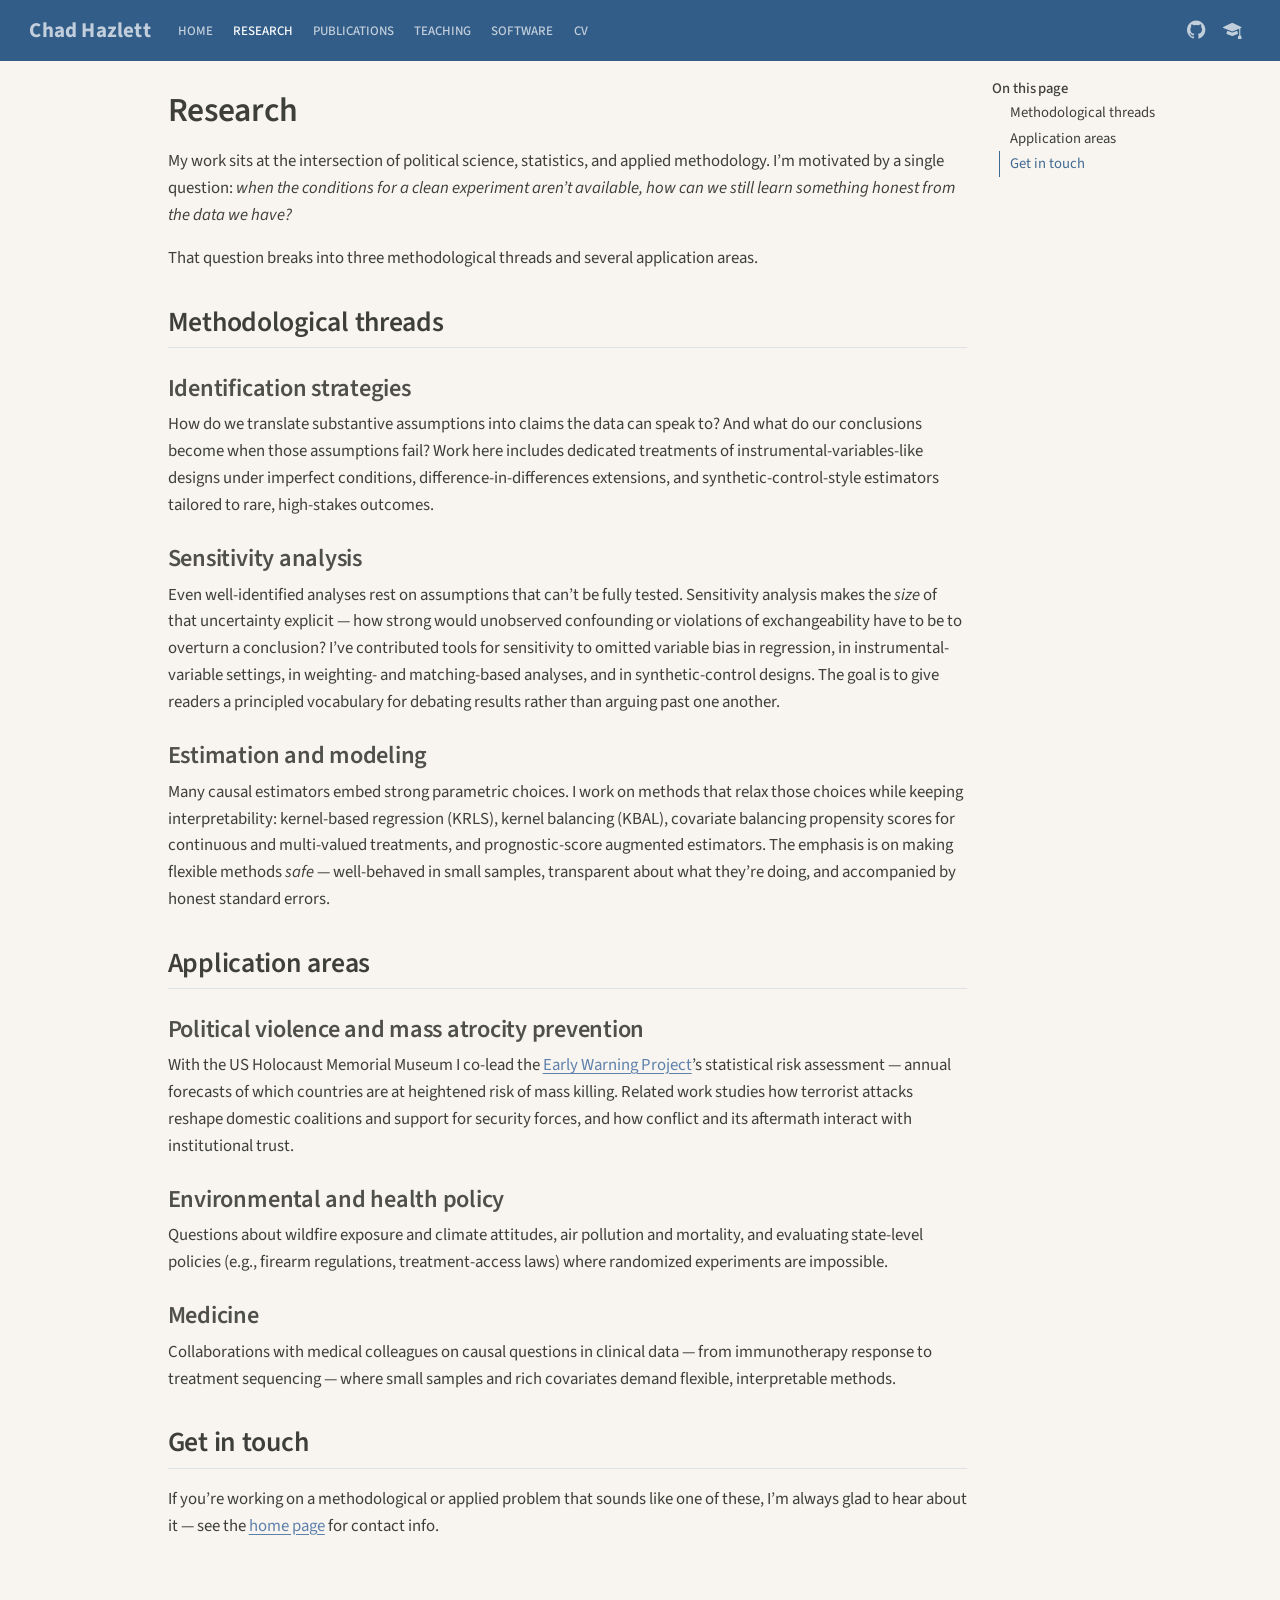
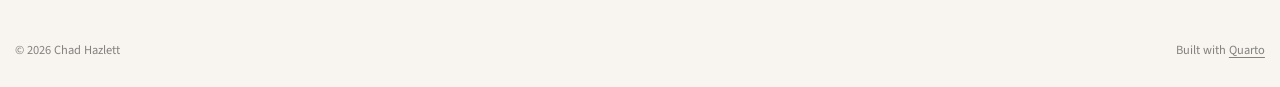
<file: research.html>
<!DOCTYPE html>
<html xmlns="http://www.w3.org/1999/xhtml" lang="en" xml:lang="en"><head>

<meta charset="utf-8">
<meta name="generator" content="quarto-1.10.18">

<meta name="viewport" content="width=device-width, initial-scale=1.0, user-scalable=yes">


<title>Research – Chad Hazlett</title>
<style>
/* Default styles provided by pandoc.
** See https://pandoc.org/MANUAL.html#variables-for-html for config info.
*/
span.smallcaps{font-variant: small-caps;}
div.columns{display: flex; gap: 1.5em;}
div.column{flex: auto;}
@media screen {
div.columns{gap: min(4vw, 1.5em);}
div.column{overflow-x: auto;}
}
div.hanging-indent{margin-left: 1.5em; text-indent: -1.5em;}
ul.task-list{list-style: none;}
ul.task-list li input[type="checkbox"] {
  width: 0.8em;
  margin: 0 0.8em 0.2em -1em; /* quarto-specific, see https://github.com/quarto-dev/quarto-cli/issues/4556 */ 
  vertical-align: middle;
}
</style>


<script src="site_libs/quarto-nav/quarto-nav.js"></script>
<script src="site_libs/quarto-nav/headroom.min.js"></script>
<script src="site_libs/clipboard/clipboard.min.js"></script>
<script src="site_libs/quarto-search/autocomplete.umd.js"></script>
<script src="site_libs/quarto-search/fuse.min.js"></script>
<script src="site_libs/quarto-search/quarto-search.js"></script>
<meta name="quarto:offset" content="./">
<link href="./assets/favicon.svg" rel="icon" type="image/svg+xml">
<script src="site_libs/quarto-html/quarto.js" type="module"></script>
<script src="site_libs/quarto-html/tabsets/tabsets.js" type="module"></script>
<script src="site_libs/quarto-html/popper.min.js"></script>
<script src="site_libs/quarto-html/tippy.umd.min.js"></script>
<script src="site_libs/quarto-html/anchor.min.js"></script>
<link href="site_libs/quarto-html/tippy.css" rel="stylesheet">
<link href="site_libs/quarto-html/quarto-syntax-highlighting-64a204ab8560d761af7679ceaba22944.css" rel="stylesheet" id="quarto-text-highlighting-styles">
<script src="site_libs/bootstrap/bootstrap.min.js"></script>
<link href="site_libs/bootstrap/bootstrap-icons.css" rel="stylesheet">
<link href="site_libs/bootstrap/bootstrap-673ed0b933621c6e0235de67387a76ef.min.css" rel="stylesheet" append-hash="true" id="quarto-bootstrap" data-mode="light">
<script id="quarto-search-options" type="application/json">{
  "location": "navbar",
  "copy-button": false,
  "collapse-after": 3,
  "panel-placement": "end",
  "type": "overlay",
  "limit": 50,
  "keyboard-shortcut": [
    "f",
    "/",
    "s"
  ],
  "show-item-context": false,
  "language": {
    "search-no-results-text": "No results",
    "search-matching-documents-text": "matching documents",
    "search-copy-link-title": "Copy link to search",
    "search-hide-matches-text": "Hide additional matches",
    "search-more-match-text": "more match in this document",
    "search-more-matches-text": "more matches in this document",
    "search-clear-button-title": "Clear",
    "search-text-placeholder": "",
    "search-detached-cancel-button-title": "Cancel",
    "search-submit-button-title": "Submit",
    "search-label": "Search"
  }
}</script>
<style>html{ scroll-behavior: smooth; }</style>


<link rel="stylesheet" href="styles/custom.scss">
</head>

<body class="nav-fixed quarto-light">

<div id="quarto-search-results"></div>
  <header id="quarto-header" class="headroom fixed-top">
    <nav class="navbar navbar-expand-lg " data-bs-theme="dark">
      <div class="navbar-container container-fluid">
      <div class="navbar-brand-container mx-auto">
    <a class="navbar-brand" href="./index.html">
    <span class="navbar-title">Chad Hazlett</span>
    </a>
  </div>
          <button class="navbar-toggler" type="button" data-bs-toggle="collapse" data-bs-target="#navbarCollapse" aria-controls="navbarCollapse" role="menu" aria-expanded="false" aria-label="Toggle navigation" onclick="if (window.quartoToggleHeadroom) { window.quartoToggleHeadroom(); }">
  <span class="navbar-toggler-icon"></span>
</button>
          <div class="collapse navbar-collapse" id="navbarCollapse">
            <ul class="navbar-nav navbar-nav-scroll me-auto">
  <li class="nav-item">
    <a class="nav-link" href="./index.html"> 
<span class="menu-text">Home</span></a>
  </li>  
  <li class="nav-item">
    <a class="nav-link active" href="./research.html" aria-current="page"> 
<span class="menu-text">Research</span></a>
  </li>  
  <li class="nav-item">
    <a class="nav-link" href="./publications.html"> 
<span class="menu-text">Publications</span></a>
  </li>  
  <li class="nav-item">
    <a class="nav-link" href="./teaching.html"> 
<span class="menu-text">Teaching</span></a>
  </li>  
  <li class="nav-item">
    <a class="nav-link" href="./software.html"> 
<span class="menu-text">Software</span></a>
  </li>  
  <li class="nav-item">
    <a class="nav-link" href="./cv.html"> 
<span class="menu-text">CV</span></a>
  </li>  
</ul>
            <ul class="navbar-nav navbar-nav-scroll ms-auto">
  <li class="nav-item compact">
    <a class="nav-link" href="https://github.com/chadhazlett"> <i class="bi bi-github" role="img" aria-label="GitHub">
</i> 
<span class="menu-text"></span></a>
  </li>  
  <li class="nav-item compact">
    <a class="nav-link" href="https://scholar.google.com/citations?user=pbD0dGwAAAAJ"> <i class="bi bi-mortarboard-fill" role="img" aria-label="Google Scholar">
</i> 
<span class="menu-text"></span></a>
  </li>  
</ul>
          </div> <!-- /navcollapse -->
            <div class="quarto-navbar-tools">
</div>
      </div> <!-- /container-fluid -->
    </nav>
</header>
<!-- content -->
<div id="quarto-content" class="quarto-container page-columns page-rows-contents page-layout-article page-navbar">
<!-- sidebar -->
<!-- margin-sidebar -->
    <div id="quarto-margin-sidebar" class="sidebar margin-sidebar">
        <nav id="TOC" role="doc-toc" class="toc-active">
    <h2 id="toc-title">On this page</h2>
   
  <ul>
  <li><a href="#methodological-threads" id="toc-methodological-threads" class="nav-link active" data-scroll-target="#methodological-threads">Methodological threads</a>
  <ul class="collapse">
  <li><a href="#identification-strategies" id="toc-identification-strategies" class="nav-link" data-scroll-target="#identification-strategies">Identification strategies</a></li>
  <li><a href="#sensitivity-analysis" id="toc-sensitivity-analysis" class="nav-link" data-scroll-target="#sensitivity-analysis">Sensitivity analysis</a></li>
  <li><a href="#estimation-and-modeling" id="toc-estimation-and-modeling" class="nav-link" data-scroll-target="#estimation-and-modeling">Estimation and modeling</a></li>
  </ul></li>
  <li><a href="#application-areas" id="toc-application-areas" class="nav-link" data-scroll-target="#application-areas">Application areas</a>
  <ul class="collapse">
  <li><a href="#political-violence-and-mass-atrocity-prevention" id="toc-political-violence-and-mass-atrocity-prevention" class="nav-link" data-scroll-target="#political-violence-and-mass-atrocity-prevention">Political violence and mass atrocity prevention</a></li>
  <li><a href="#environmental-and-health-policy" id="toc-environmental-and-health-policy" class="nav-link" data-scroll-target="#environmental-and-health-policy">Environmental and health policy</a></li>
  <li><a href="#medicine" id="toc-medicine" class="nav-link" data-scroll-target="#medicine">Medicine</a></li>
  </ul></li>
  <li><a href="#get-in-touch" id="toc-get-in-touch" class="nav-link" data-scroll-target="#get-in-touch">Get in touch</a></li>
  </ul>
</nav>
    </div>
<!-- main -->
<main class="content" id="quarto-document-content">

<header id="title-block-header" class="quarto-title-block default">
<div class="quarto-title">
<h1 class="title">Research</h1>
</div>



<div class="quarto-title-meta">

    
  
    
  </div>
  


</header>


<p>My work sits at the intersection of political science, statistics, and applied methodology. I’m motivated by a single question: <em>when the conditions for a clean experiment aren’t available, how can we still learn something honest from the data we have?</em></p>
<p>That question breaks into three methodological threads and several application areas.</p>
<section id="methodological-threads" class="level2">
<h2 class="anchored" data-anchor-id="methodological-threads">Methodological threads</h2>
<section id="identification-strategies" class="level3">
<h3 class="anchored" data-anchor-id="identification-strategies">Identification strategies</h3>
<p>How do we translate substantive assumptions into claims the data can speak to? And what do our conclusions become when those assumptions fail? Work here includes dedicated treatments of instrumental-variables-like designs under imperfect conditions, difference-in-differences extensions, and synthetic-control-style estimators tailored to rare, high-stakes outcomes.</p>
</section>
<section id="sensitivity-analysis" class="level3">
<h3 class="anchored" data-anchor-id="sensitivity-analysis">Sensitivity analysis</h3>
<p>Even well-identified analyses rest on assumptions that can’t be fully tested. Sensitivity analysis makes the <em>size</em> of that uncertainty explicit — how strong would unobserved confounding or violations of exchangeability have to be to overturn a conclusion? I’ve contributed tools for sensitivity to omitted variable bias in regression, in instrumental-variable settings, in weighting- and matching-based analyses, and in synthetic-control designs. The goal is to give readers a principled vocabulary for debating results rather than arguing past one another.</p>
</section>
<section id="estimation-and-modeling" class="level3">
<h3 class="anchored" data-anchor-id="estimation-and-modeling">Estimation and modeling</h3>
<p>Many causal estimators embed strong parametric choices. I work on methods that relax those choices while keeping interpretability: kernel-based regression (KRLS), kernel balancing (KBAL), covariate balancing propensity scores for continuous and multi-valued treatments, and prognostic-score augmented estimators. The emphasis is on making flexible methods <em>safe</em> — well-behaved in small samples, transparent about what they’re doing, and accompanied by honest standard errors.</p>
</section>
</section>
<section id="application-areas" class="level2">
<h2 class="anchored" data-anchor-id="application-areas">Application areas</h2>
<section id="political-violence-and-mass-atrocity-prevention" class="level3">
<h3 class="anchored" data-anchor-id="political-violence-and-mass-atrocity-prevention">Political violence and mass atrocity prevention</h3>
<p>With the US Holocaust Memorial Museum I co-lead the <a href="https://earlywarningproject.ushmm.org/">Early Warning Project</a>’s statistical risk assessment — annual forecasts of which countries are at heightened risk of mass killing. Related work studies how terrorist attacks reshape domestic coalitions and support for security forces, and how conflict and its aftermath interact with institutional trust.</p>
</section>
<section id="environmental-and-health-policy" class="level3">
<h3 class="anchored" data-anchor-id="environmental-and-health-policy">Environmental and health policy</h3>
<p>Questions about wildfire exposure and climate attitudes, air pollution and mortality, and evaluating state-level policies (e.g., firearm regulations, treatment-access laws) where randomized experiments are impossible.</p>
</section>
<section id="medicine" class="level3">
<h3 class="anchored" data-anchor-id="medicine">Medicine</h3>
<p>Collaborations with medical colleagues on causal questions in clinical data — from immunotherapy response to treatment sequencing — where small samples and rich covariates demand flexible, interpretable methods.</p>
</section>
</section>
<section id="get-in-touch" class="level2">
<h2 class="anchored" data-anchor-id="get-in-touch">Get in touch</h2>
<p>If you’re working on a methodological or applied problem that sounds like one of these, I’m always glad to hear about it — see the <a href="./index.html">home page</a> for contact info.</p>


</section>

</main> <!-- /main -->
<script id="quarto-html-after-body" type="application/javascript">
  window.document.addEventListener("DOMContentLoaded", function (event) {
    const icon = "";
    const anchorJS = new window.AnchorJS();
    anchorJS.options = {
      placement: 'right',
      icon: icon
    };
    anchorJS.add('.anchored');
    const isCodeAnnotation = (el) => {
      for (const clz of el.classList) {
        if (clz.startsWith('code-annotation-')) {                     
          return true;
        }
      }
      return false;
    }
    const onCopySuccess = function(e) {
      // button target
      const button = e.trigger;
      // don't keep focus
      button.blur();
      // flash "checked"
      button.classList.add('code-copy-button-checked');
      var currentTitle = button.getAttribute("title");
      button.setAttribute("title", "Copied!");
      let tooltip;
      if (window.bootstrap) {
        button.setAttribute("data-bs-toggle", "tooltip");
        button.setAttribute("data-bs-placement", "left");
        button.setAttribute("data-bs-title", "Copied!");
        tooltip = new bootstrap.Tooltip(button, 
          { trigger: "manual", 
            customClass: "code-copy-button-tooltip",
            offset: [0, -8]});
        tooltip.show();    
      }
      setTimeout(function() {
        if (tooltip) {
          tooltip.hide();
          button.removeAttribute("data-bs-title");
          button.removeAttribute("data-bs-toggle");
          button.removeAttribute("data-bs-placement");
        }
        button.setAttribute("title", currentTitle);
        button.classList.remove('code-copy-button-checked');
      }, 1000);
      // clear code selection
      e.clearSelection();
    }
    const getTextToCopy = function(trigger) {
      const outerScaffold = trigger.parentElement.cloneNode(true);
      const codeEl = outerScaffold.querySelector('code');
      for (const childEl of codeEl.children) {
        if (isCodeAnnotation(childEl)) {
          childEl.remove();
        }
      }
      return codeEl.innerText;
    }
    const clipboard = new window.ClipboardJS('.code-copy-button:not([data-in-quarto-modal])', {
      text: getTextToCopy
    });
    clipboard.on('success', onCopySuccess);
    if (window.document.getElementById('quarto-embedded-source-code-modal')) {
      const clipboardModal = new window.ClipboardJS('.code-copy-button[data-in-quarto-modal]', {
        text: getTextToCopy,
        container: window.document.getElementById('quarto-embedded-source-code-modal')
      });
      clipboardModal.on('success', onCopySuccess);
    }
      var localhostRegex = new RegExp(/^(?:http|https):\/\/localhost\:?[0-9]*\//);
      var mailtoRegex = new RegExp(/^mailto:/);
        var filterRegex = new RegExp("https:\/\/chadhazlett\.com");
      var isInternal = (href) => {
          return filterRegex.test(href) || localhostRegex.test(href) || mailtoRegex.test(href);
      }
      // Inspect non-navigation links and adorn them if external
     var links = window.document.querySelectorAll('a[href]:not(.nav-link):not(.navbar-brand):not(.toc-action):not(.sidebar-link):not(.sidebar-item-toggle):not(.pagination-link):not(.no-external):not([aria-hidden]):not(.dropdown-item):not(.quarto-navigation-tool):not(.about-link)');
      for (var i=0; i<links.length; i++) {
        const link = links[i];
        if (!isInternal(link.href)) {
          // undo the damage that might have been done by quarto-nav.js in the case of
          // links that we want to consider external
          if (link.dataset.originalHref !== undefined) {
            link.href = link.dataset.originalHref;
          }
            // target, if specified
            link.setAttribute("target", "_blank");
            if (link.getAttribute("rel") === null) {
              link.setAttribute("rel", "noopener");
            }
        }
      }
    function tippyHover(el, contentFn, onTriggerFn, onUntriggerFn) {
      const config = {
        allowHTML: true,
        maxWidth: 500,
        delay: 100,
        arrow: false,
        appendTo: function(el) {
            return el.parentElement;
        },
        interactive: true,
        interactiveBorder: 10,
        theme: 'quarto',
        placement: 'bottom-start',
      };
      if (contentFn) {
        config.content = contentFn;
      }
      if (onTriggerFn) {
        config.onTrigger = onTriggerFn;
      }
      if (onUntriggerFn) {
        config.onUntrigger = onUntriggerFn;
      }
      window.tippy(el, config); 
    }
    const noterefs = window.document.querySelectorAll('a[role="doc-noteref"]');
    for (var i=0; i<noterefs.length; i++) {
      const ref = noterefs[i];
      tippyHover(ref, function() {
        // use id or data attribute instead here
        let href = ref.getAttribute('data-footnote-href') || ref.getAttribute('href');
        try { href = new URL(href).hash; } catch {}
        const id = href.replace(/^#\/?/, "");
        const note = window.document.getElementById(id);
        if (note) {
          return note.innerHTML;
        } else {
          return "";
        }
      });
    }
    const xrefs = window.document.querySelectorAll('a.quarto-xref');
    const processXRef = (id, note) => {
      // Strip column container classes
      const stripColumnClz = (el) => {
        el.classList.remove("page-full", "page-columns");
        if (el.children) {
          for (const child of el.children) {
            stripColumnClz(child);
          }
        }
      }
      stripColumnClz(note)
      if (id === null || id.startsWith('sec-')) {
        // Special case sections, only their first couple elements
        const container = document.createElement("div");
        if (note.children && note.children.length > 2) {
          container.appendChild(note.children[0].cloneNode(true));
          for (let i = 1; i < note.children.length; i++) {
            const child = note.children[i];
            if (child.tagName === "P" && child.innerText === "") {
              continue;
            } else {
              container.appendChild(child.cloneNode(true));
              break;
            }
          }
          if (window.Quarto?.typesetMath) {
            window.Quarto.typesetMath(container);
          }
          return container.innerHTML
        } else {
          if (window.Quarto?.typesetMath) {
            window.Quarto.typesetMath(note);
          }
          return note.innerHTML;
        }
      } else {
        // Remove any anchor links if they are present
        const anchorLink = note.querySelector('a.anchorjs-link');
        if (anchorLink) {
          anchorLink.remove();
        }
        if (window.Quarto?.typesetMath) {
          window.Quarto.typesetMath(note);
        }
        if (note.classList.contains("callout")) {
          return note.outerHTML;
        } else {
          return note.innerHTML;
        }
      }
    }
    for (var i=0; i<xrefs.length; i++) {
      const xref = xrefs[i];
      tippyHover(xref, undefined, function(instance) {
        instance.disable();
        let url = xref.getAttribute('href');
        let hash = undefined; 
        if (url.startsWith('#')) {
          hash = url;
        } else {
          try { hash = new URL(url).hash; } catch {}
        }
        if (hash) {
          const id = hash.replace(/^#\/?/, "");
          const note = window.document.getElementById(id);
          if (note !== null) {
            try {
              const html = processXRef(id, note.cloneNode(true));
              instance.setContent(html);
            } finally {
              instance.enable();
              instance.show();
            }
          } else {
            // See if we can fetch this
            fetch(url.split('#')[0])
            .then(res => res.text())
            .then(html => {
              const parser = new DOMParser();
              const htmlDoc = parser.parseFromString(html, "text/html");
              const note = htmlDoc.getElementById(id);
              if (note !== null) {
                const html = processXRef(id, note);
                instance.setContent(html);
              } 
            }).finally(() => {
              instance.enable();
              instance.show();
            });
          }
        } else {
          // See if we can fetch a full url (with no hash to target)
          // This is a special case and we should probably do some content thinning / targeting
          fetch(url)
          .then(res => res.text())
          .then(html => {
            const parser = new DOMParser();
            const htmlDoc = parser.parseFromString(html, "text/html");
            const note = htmlDoc.querySelector('main.content');
            if (note !== null) {
              // This should only happen for chapter cross references
              // (since there is no id in the URL)
              // remove the first header
              if (note.children.length > 0 && note.children[0].tagName === "HEADER") {
                note.children[0].remove();
              }
              const html = processXRef(null, note);
              instance.setContent(html);
            } 
          }).finally(() => {
            instance.enable();
            instance.show();
          });
        }
      }, function(instance) {
      });
    }
        let selectedAnnoteEl;
        const selectorForAnnotation = ( cell, annotation) => {
          let cellAttr = 'data-code-cell="' + cell + '"';
          let lineAttr = 'data-code-annotation="' +  annotation + '"';
          const selector = 'span[' + cellAttr + '][' + lineAttr + ']';
          return selector;
        }
        const selectCodeLines = (annoteEl) => {
          const doc = window.document;
          const targetCell = annoteEl.getAttribute("data-target-cell");
          const targetAnnotation = annoteEl.getAttribute("data-target-annotation");
          const annoteSpan = window.document.querySelector(selectorForAnnotation(targetCell, targetAnnotation));
          const lines = annoteSpan.getAttribute("data-code-lines").split(",");
          const lineIds = lines.map((line) => {
            return targetCell + "-" + line;
          })
          let top = null;
          let height = null;
          let parent = null;
          if (lineIds.length > 0) {
              //compute the position of the single el (top and bottom and make a div)
              const el = window.document.getElementById(lineIds[0]);
              top = el.offsetTop;
              height = el.offsetHeight;
              parent = el.parentElement.parentElement;
            if (lineIds.length > 1) {
              const lastEl = window.document.getElementById(lineIds[lineIds.length - 1]);
              const bottom = lastEl.offsetTop + lastEl.offsetHeight;
              height = bottom - top;
            }
            if (top !== null && height !== null && parent !== null) {
              // cook up a div (if necessary) and position it 
              let div = window.document.getElementById("code-annotation-line-highlight");
              if (div === null) {
                div = window.document.createElement("div");
                div.setAttribute("id", "code-annotation-line-highlight");
                div.style.position = 'absolute';
                parent.appendChild(div);
              }
              div.style.top = top - 2 + "px";
              div.style.height = height + 4 + "px";
              div.style.left = 0;
              let gutterDiv = window.document.getElementById("code-annotation-line-highlight-gutter");
              if (gutterDiv === null) {
                gutterDiv = window.document.createElement("div");
                gutterDiv.setAttribute("id", "code-annotation-line-highlight-gutter");
                gutterDiv.style.position = 'absolute';
                const codeCell = window.document.getElementById(targetCell);
                const gutter = codeCell.querySelector('.code-annotation-gutter');
                gutter.appendChild(gutterDiv);
              }
              gutterDiv.style.top = top - 2 + "px";
              gutterDiv.style.height = height + 4 + "px";
            }
            selectedAnnoteEl = annoteEl;
          }
        };
        const unselectCodeLines = () => {
          const elementsIds = ["code-annotation-line-highlight", "code-annotation-line-highlight-gutter"];
          elementsIds.forEach((elId) => {
            const div = window.document.getElementById(elId);
            if (div) {
              div.remove();
            }
          });
          selectedAnnoteEl = undefined;
        };
          // Handle positioning of the toggle
      window.addEventListener(
        "resize",
        throttle(() => {
          elRect = undefined;
          if (selectedAnnoteEl) {
            selectCodeLines(selectedAnnoteEl);
          }
        }, 10)
      );
      function throttle(fn, ms) {
      let throttle = false;
      let timer;
        return (...args) => {
          if(!throttle) { // first call gets through
              fn.apply(this, args);
              throttle = true;
          } else { // all the others get throttled
              if(timer) clearTimeout(timer); // cancel #2
              timer = setTimeout(() => {
                fn.apply(this, args);
                timer = throttle = false;
              }, ms);
          }
        };
      }
        // Attach click handler to the DT
        const annoteDls = window.document.querySelectorAll('dt[data-target-cell]');
        for (const annoteDlNode of annoteDls) {
          annoteDlNode.addEventListener('click', (event) => {
            const clickedEl = event.target;
            if (clickedEl !== selectedAnnoteEl) {
              unselectCodeLines();
              const activeEl = window.document.querySelector('dt[data-target-cell].code-annotation-active');
              if (activeEl) {
                activeEl.classList.remove('code-annotation-active');
              }
              selectCodeLines(clickedEl);
              clickedEl.classList.add('code-annotation-active');
            } else {
              // Unselect the line
              unselectCodeLines();
              clickedEl.classList.remove('code-annotation-active');
            }
          });
        }
    const findCites = (el) => {
      const parentEl = el.parentElement;
      if (parentEl) {
        const cites = parentEl.dataset.cites;
        if (cites) {
          return {
            el,
            cites: cites.split(' ')
          };
        } else {
          return findCites(el.parentElement)
        }
      } else {
        return undefined;
      }
    };
    var bibliorefs = window.document.querySelectorAll('a[role="doc-biblioref"]');
    for (var i=0; i<bibliorefs.length; i++) {
      const ref = bibliorefs[i];
      const citeInfo = findCites(ref);
      if (citeInfo) {
        tippyHover(citeInfo.el, function() {
          var popup = window.document.createElement('div');
          citeInfo.cites.forEach(function(cite) {
            var citeDiv = window.document.createElement('div');
            citeDiv.classList.add('hanging-indent');
            citeDiv.classList.add('csl-entry');
            var biblioDiv = window.document.getElementById('ref-' + cite);
            if (biblioDiv) {
              citeDiv.innerHTML = biblioDiv.innerHTML;
            }
            popup.appendChild(citeDiv);
          });
          return popup.innerHTML;
        });
      }
    }
  });
  </script>
</div> <!-- /content -->
<footer class="footer">
  <div class="nav-footer">
    <div class="nav-footer-left">
<p>© 2026 Chad Hazlett</p>
</div>   
    <div class="nav-footer-center">
      &nbsp;
    </div>
    <div class="nav-footer-right">
<p>Built with <a href="https://quarto.org">Quarto</a></p>
</div>
  </div>
</footer>




<script src="site_libs/quarto-html/zenscroll-min.js"></script>
</body></html>
</file>
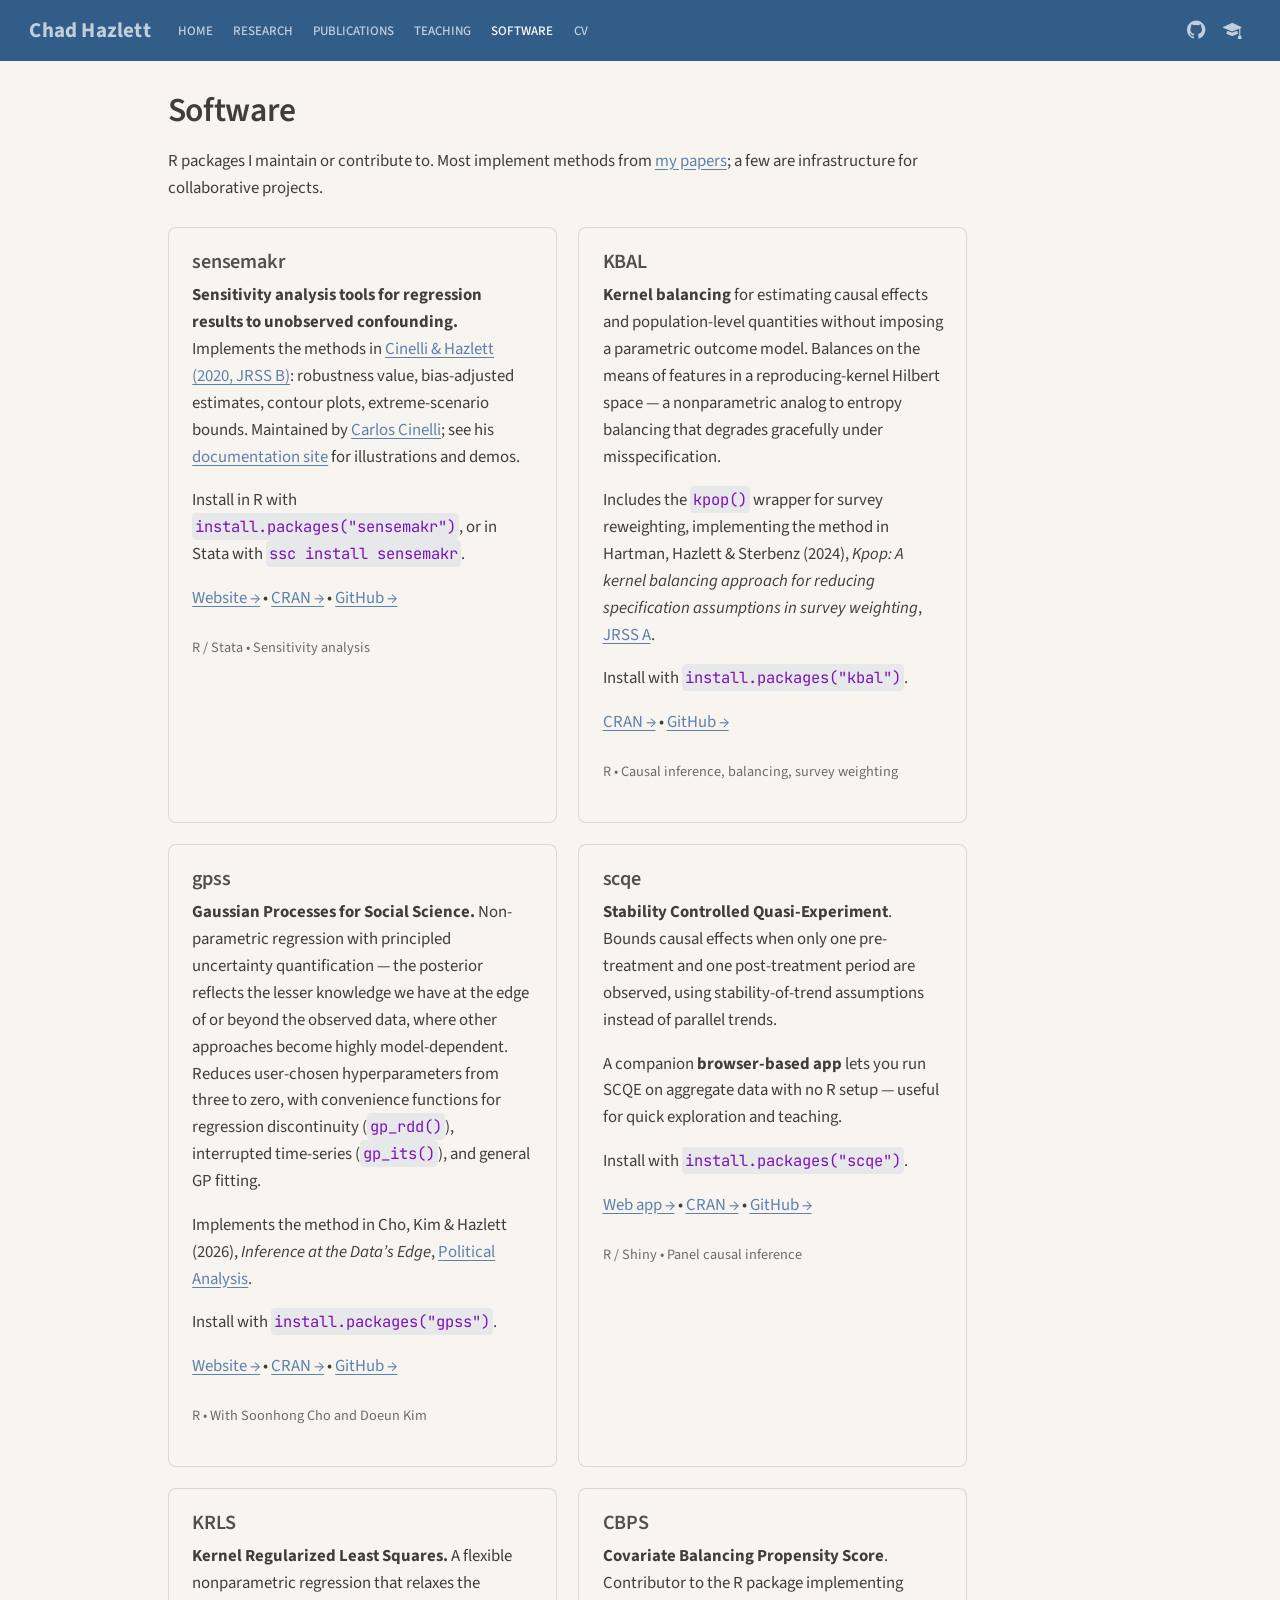
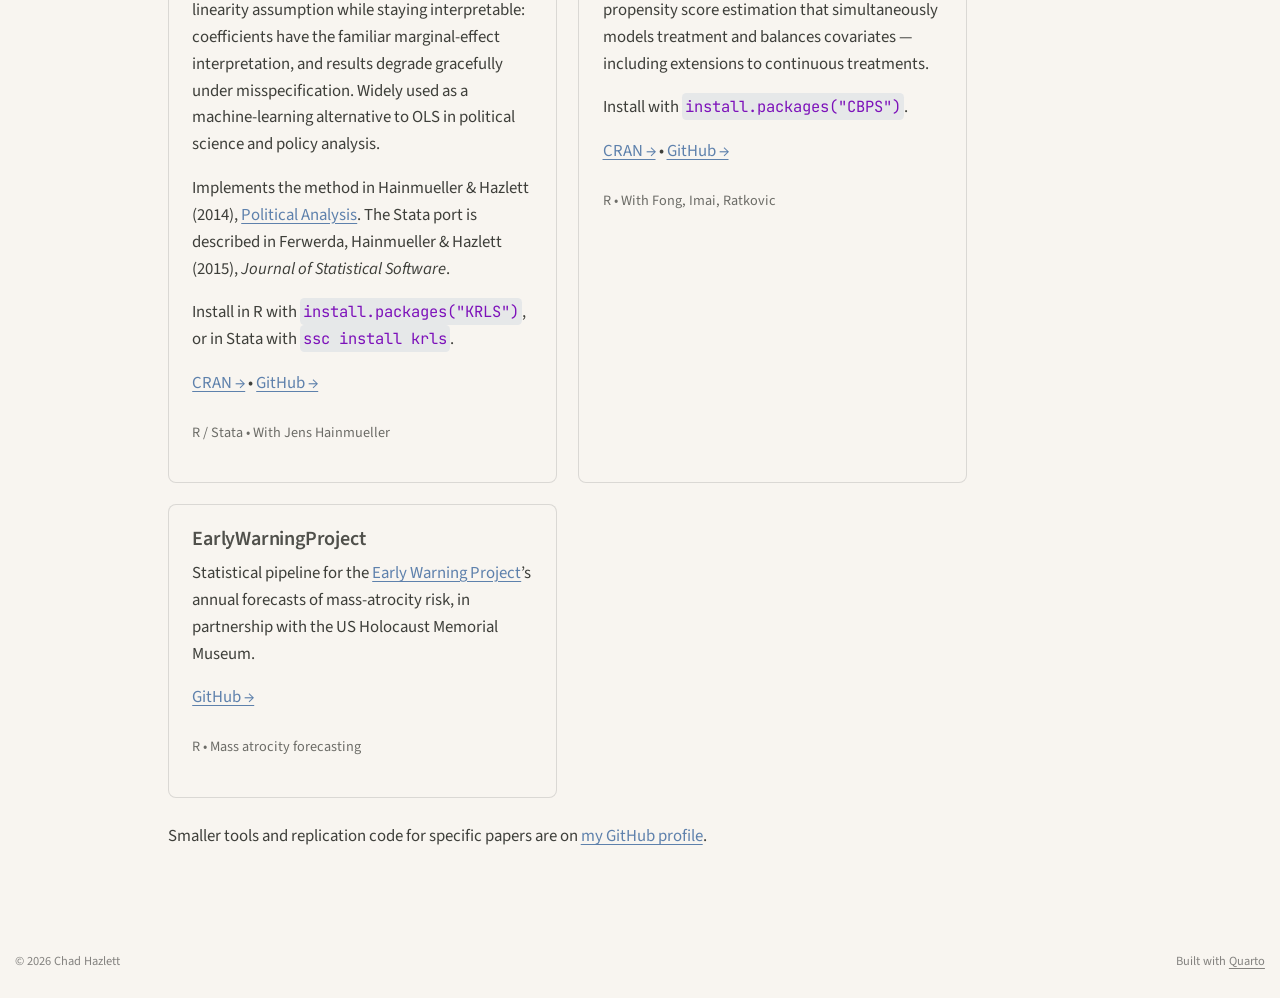
<file: software.html>
<!DOCTYPE html>
<html xmlns="http://www.w3.org/1999/xhtml" lang="en" xml:lang="en"><head>

<meta charset="utf-8">
<meta name="generator" content="quarto-1.10.18">

<meta name="viewport" content="width=device-width, initial-scale=1.0, user-scalable=yes">


<title>Software – Chad Hazlett</title>
<style>
/* Default styles provided by pandoc.
** See https://pandoc.org/MANUAL.html#variables-for-html for config info.
*/
span.smallcaps{font-variant: small-caps;}
div.columns{display: flex; gap: 1.5em;}
div.column{flex: auto;}
@media screen {
div.columns{gap: min(4vw, 1.5em);}
div.column{overflow-x: auto;}
}
div.hanging-indent{margin-left: 1.5em; text-indent: -1.5em;}
ul.task-list{list-style: none;}
ul.task-list li input[type="checkbox"] {
  width: 0.8em;
  margin: 0 0.8em 0.2em -1em; /* quarto-specific, see https://github.com/quarto-dev/quarto-cli/issues/4556 */ 
  vertical-align: middle;
}
</style>


<script src="site_libs/quarto-nav/quarto-nav.js"></script>
<script src="site_libs/quarto-nav/headroom.min.js"></script>
<script src="site_libs/clipboard/clipboard.min.js"></script>
<script src="site_libs/quarto-search/autocomplete.umd.js"></script>
<script src="site_libs/quarto-search/fuse.min.js"></script>
<script src="site_libs/quarto-search/quarto-search.js"></script>
<meta name="quarto:offset" content="./">
<link href="./assets/favicon.svg" rel="icon" type="image/svg+xml">
<script src="site_libs/quarto-html/quarto.js" type="module"></script>
<script src="site_libs/quarto-html/tabsets/tabsets.js" type="module"></script>
<script src="site_libs/quarto-html/popper.min.js"></script>
<script src="site_libs/quarto-html/tippy.umd.min.js"></script>
<script src="site_libs/quarto-html/anchor.min.js"></script>
<link href="site_libs/quarto-html/tippy.css" rel="stylesheet">
<link href="site_libs/quarto-html/quarto-syntax-highlighting-64a204ab8560d761af7679ceaba22944.css" rel="stylesheet" id="quarto-text-highlighting-styles">
<script src="site_libs/bootstrap/bootstrap.min.js"></script>
<link href="site_libs/bootstrap/bootstrap-icons.css" rel="stylesheet">
<link href="site_libs/bootstrap/bootstrap-673ed0b933621c6e0235de67387a76ef.min.css" rel="stylesheet" append-hash="true" id="quarto-bootstrap" data-mode="light">
<script id="quarto-search-options" type="application/json">{
  "location": "navbar",
  "copy-button": false,
  "collapse-after": 3,
  "panel-placement": "end",
  "type": "overlay",
  "limit": 50,
  "keyboard-shortcut": [
    "f",
    "/",
    "s"
  ],
  "show-item-context": false,
  "language": {
    "search-no-results-text": "No results",
    "search-matching-documents-text": "matching documents",
    "search-copy-link-title": "Copy link to search",
    "search-hide-matches-text": "Hide additional matches",
    "search-more-match-text": "more match in this document",
    "search-more-matches-text": "more matches in this document",
    "search-clear-button-title": "Clear",
    "search-text-placeholder": "",
    "search-detached-cancel-button-title": "Cancel",
    "search-submit-button-title": "Submit",
    "search-label": "Search"
  }
}</script>
<style>html{ scroll-behavior: smooth; }</style>


<link rel="stylesheet" href="styles/custom.scss">
</head>

<body class="nav-fixed quarto-light">

<div id="quarto-search-results"></div>
  <header id="quarto-header" class="headroom fixed-top">
    <nav class="navbar navbar-expand-lg " data-bs-theme="dark">
      <div class="navbar-container container-fluid">
      <div class="navbar-brand-container mx-auto">
    <a class="navbar-brand" href="./index.html">
    <span class="navbar-title">Chad Hazlett</span>
    </a>
  </div>
          <button class="navbar-toggler" type="button" data-bs-toggle="collapse" data-bs-target="#navbarCollapse" aria-controls="navbarCollapse" role="menu" aria-expanded="false" aria-label="Toggle navigation" onclick="if (window.quartoToggleHeadroom) { window.quartoToggleHeadroom(); }">
  <span class="navbar-toggler-icon"></span>
</button>
          <div class="collapse navbar-collapse" id="navbarCollapse">
            <ul class="navbar-nav navbar-nav-scroll me-auto">
  <li class="nav-item">
    <a class="nav-link" href="./index.html"> 
<span class="menu-text">Home</span></a>
  </li>  
  <li class="nav-item">
    <a class="nav-link" href="./research.html"> 
<span class="menu-text">Research</span></a>
  </li>  
  <li class="nav-item">
    <a class="nav-link" href="./publications.html"> 
<span class="menu-text">Publications</span></a>
  </li>  
  <li class="nav-item">
    <a class="nav-link" href="./teaching.html"> 
<span class="menu-text">Teaching</span></a>
  </li>  
  <li class="nav-item">
    <a class="nav-link active" href="./software.html" aria-current="page"> 
<span class="menu-text">Software</span></a>
  </li>  
  <li class="nav-item">
    <a class="nav-link" href="./cv.html"> 
<span class="menu-text">CV</span></a>
  </li>  
</ul>
            <ul class="navbar-nav navbar-nav-scroll ms-auto">
  <li class="nav-item compact">
    <a class="nav-link" href="https://github.com/chadhazlett"> <i class="bi bi-github" role="img" aria-label="GitHub">
</i> 
<span class="menu-text"></span></a>
  </li>  
  <li class="nav-item compact">
    <a class="nav-link" href="https://scholar.google.com/citations?user=pbD0dGwAAAAJ"> <i class="bi bi-mortarboard-fill" role="img" aria-label="Google Scholar">
</i> 
<span class="menu-text"></span></a>
  </li>  
</ul>
          </div> <!-- /navcollapse -->
            <div class="quarto-navbar-tools">
</div>
      </div> <!-- /container-fluid -->
    </nav>
</header>
<!-- content -->
<div id="quarto-content" class="quarto-container page-columns page-rows-contents page-layout-article page-navbar">
<!-- sidebar -->
<!-- margin-sidebar -->
    <div id="quarto-margin-sidebar" class="sidebar margin-sidebar zindex-bottom">
        
    </div>
<!-- main -->
<main class="content" id="quarto-document-content">

<header id="title-block-header" class="quarto-title-block default">
<div class="quarto-title">
<h1 class="title">Software</h1>
</div>



<div class="quarto-title-meta">

    
  
    
  </div>
  


</header>


<p>R packages I maintain or contribute to. Most implement methods from <a href="./publications.html">my papers</a>; a few are infrastructure for collaborative projects.</p>
<div class="card-grid">
<section id="sensemakr" class="level3 card">
<h3 class="anchored" data-anchor-id="sensemakr">sensemakr</h3>
<p><strong>Sensitivity analysis tools for regression results to unobserved confounding.</strong> Implements the methods in <a href="https://doi.org/10.1111/rssb.12348">Cinelli &amp; Hazlett (2020, JRSS B)</a>: robustness value, bias-adjusted estimates, contour plots, extreme-scenario bounds. Maintained by <a href="https://carloscinelli.com">Carlos Cinelli</a>; see his <a href="https://carloscinelli.com/sensemakr/">documentation site</a> for illustrations and demos.</p>
<p>Install in R with <code>install.packages("sensemakr")</code>, or in Stata with <code>ssc install sensemakr</code>.</p>
<p><a href="https://carloscinelli.com/sensemakr/">Website →</a> • <a href="https://cran.r-project.org/package=sensemakr">CRAN →</a> • <a href="https://github.com/carloscinelli/sensemakr">GitHub →</a></p>
<div class="meta">
<p>R / Stata • Sensitivity analysis</p>
</div>
</section>
<section id="kbal" class="level3 card">
<h3 class="anchored" data-anchor-id="kbal">KBAL</h3>
<p><strong>Kernel balancing</strong> for estimating causal effects and population-level quantities without imposing a parametric outcome model. Balances on the means of features in a reproducing-kernel Hilbert space — a nonparametric analog to entropy balancing that degrades gracefully under misspecification.</p>
<p>Includes the <code>kpop()</code> wrapper for survey reweighting, implementing the method in Hartman, Hazlett &amp; Sterbenz (2024), <em>Kpop: A kernel balancing approach for reducing specification assumptions in survey weighting</em>, <a href="https://doi.org/10.1093/jrsssa/qnae082">JRSS A</a>.</p>
<p>Install with <code>install.packages("kbal")</code>.</p>
<p><a href="https://cran.r-project.org/package=kbal">CRAN →</a> • <a href="https://github.com/chadhazlett/KBAL">GitHub →</a></p>
<div class="meta">
<p>R • Causal inference, balancing, survey weighting</p>
</div>
</section>
<section id="gpss" class="level3 card">
<h3 class="anchored" data-anchor-id="gpss">gpss</h3>
<p><strong>Gaussian Processes for Social Science.</strong> Non-parametric regression with principled uncertainty quantification — the posterior reflects the lesser knowledge we have at the edge of or beyond the observed data, where other approaches become highly model-dependent. Reduces user-chosen hyperparameters from three to zero, with convenience functions for regression discontinuity (<code>gp_rdd()</code>), interrupted time-series (<code>gp_its()</code>), and general GP fitting.</p>
<p>Implements the method in Cho, Kim &amp; Hazlett (2026), <em>Inference at the Data’s Edge</em>, <a href="https://doi.org/10.1017/pan.2026.10032">Political Analysis</a>.</p>
<p>Install with <code>install.packages("gpss")</code>.</p>
<p><a href="https://doeunkim.org/gpss/">Website →</a> • <a href="https://cran.r-project.org/package=gpss">CRAN →</a> • <a href="https://github.com/doeun-kim/gpss">GitHub →</a></p>
<div class="meta">
<p>R • With Soonhong Cho and Doeun Kim</p>
</div>
</section>
<section id="scqe" class="level3 card">
<h3 class="anchored" data-anchor-id="scqe">scqe</h3>
<p><strong>Stability Controlled Quasi-Experiment</strong>. Bounds causal effects when only one pre-treatment and one post-treatment period are observed, using stability-of-trend assumptions instead of parallel trends.</p>
<p>A companion <strong>browser-based app</strong> lets you run SCQE on aggregate data with no R setup — useful for quick exploration and teaching.</p>
<p>Install with <code>install.packages("scqe")</code>.</p>
<p><a href="https://amiwulf.shinyapps.io/SCQE_demo/">Web app →</a> • <a href="https://cran.r-project.org/package=scqe">CRAN →</a> • <a href="https://github.com/chadhazlett/scqe">GitHub →</a></p>
<div class="meta">
<p>R / Shiny • Panel causal inference</p>
</div>
</section>
<section id="krls" class="level3 card">
<h3 class="anchored" data-anchor-id="krls">KRLS</h3>
<p><strong>Kernel Regularized Least Squares.</strong> A flexible nonparametric regression that relaxes the linearity assumption while staying interpretable: coefficients have the familiar marginal-effect interpretation, and results degrade gracefully under misspecification. Widely used as a machine-learning alternative to OLS in political science and policy analysis.</p>
<p>Implements the method in Hainmueller &amp; Hazlett (2014), <a href="https://doi.org/10.1093/pan/mpt019">Political Analysis</a>. The Stata port is described in Ferwerda, Hainmueller &amp; Hazlett (2015), <em>Journal of Statistical Software</em>.</p>
<p>Install in R with <code>install.packages("KRLS")</code>, or in Stata with <code>ssc install krls</code>.</p>
<p><a href="https://cran.r-project.org/package=KRLS">CRAN →</a> • <a href="https://github.com/chadhazlett/KRLS">GitHub →</a></p>
<div class="meta">
<p>R / Stata • With Jens Hainmueller</p>
</div>
</section>
<section id="cbps" class="level3 card">
<h3 class="anchored" data-anchor-id="cbps">CBPS</h3>
<p><strong>Covariate Balancing Propensity Score</strong>. Contributor to the R package implementing propensity score estimation that simultaneously models treatment and balances covariates — including extensions to continuous treatments.</p>
<p>Install with <code>install.packages("CBPS")</code>.</p>
<p><a href="https://cran.r-project.org/package=CBPS">CRAN →</a> • <a href="https://github.com/kosukeimai/CBPS">GitHub →</a></p>
<div class="meta">
<p>R • With Fong, Imai, Ratkovic</p>
</div>
</section>
<section id="earlywarningproject" class="level3 card">
<h3 class="anchored" data-anchor-id="earlywarningproject">EarlyWarningProject</h3>
<p>Statistical pipeline for the <a href="https://earlywarningproject.ushmm.org/">Early Warning Project</a>’s annual forecasts of mass-atrocity risk, in partnership with the US Holocaust Memorial Museum.</p>
<p><a href="https://github.com/chadhazlett/EarlyWarningProject">GitHub →</a></p>
<div class="meta">
<p>R • Mass atrocity forecasting</p>
</div>
</section>
</div>
<p>Smaller tools and replication code for specific papers are on <a href="https://github.com/chadhazlett?tab=repositories">my GitHub profile</a>.</p>



</main> <!-- /main -->
<script id="quarto-html-after-body" type="application/javascript">
  window.document.addEventListener("DOMContentLoaded", function (event) {
    const icon = "";
    const anchorJS = new window.AnchorJS();
    anchorJS.options = {
      placement: 'right',
      icon: icon
    };
    anchorJS.add('.anchored');
    const isCodeAnnotation = (el) => {
      for (const clz of el.classList) {
        if (clz.startsWith('code-annotation-')) {                     
          return true;
        }
      }
      return false;
    }
    const onCopySuccess = function(e) {
      // button target
      const button = e.trigger;
      // don't keep focus
      button.blur();
      // flash "checked"
      button.classList.add('code-copy-button-checked');
      var currentTitle = button.getAttribute("title");
      button.setAttribute("title", "Copied!");
      let tooltip;
      if (window.bootstrap) {
        button.setAttribute("data-bs-toggle", "tooltip");
        button.setAttribute("data-bs-placement", "left");
        button.setAttribute("data-bs-title", "Copied!");
        tooltip = new bootstrap.Tooltip(button, 
          { trigger: "manual", 
            customClass: "code-copy-button-tooltip",
            offset: [0, -8]});
        tooltip.show();    
      }
      setTimeout(function() {
        if (tooltip) {
          tooltip.hide();
          button.removeAttribute("data-bs-title");
          button.removeAttribute("data-bs-toggle");
          button.removeAttribute("data-bs-placement");
        }
        button.setAttribute("title", currentTitle);
        button.classList.remove('code-copy-button-checked');
      }, 1000);
      // clear code selection
      e.clearSelection();
    }
    const getTextToCopy = function(trigger) {
      const outerScaffold = trigger.parentElement.cloneNode(true);
      const codeEl = outerScaffold.querySelector('code');
      for (const childEl of codeEl.children) {
        if (isCodeAnnotation(childEl)) {
          childEl.remove();
        }
      }
      return codeEl.innerText;
    }
    const clipboard = new window.ClipboardJS('.code-copy-button:not([data-in-quarto-modal])', {
      text: getTextToCopy
    });
    clipboard.on('success', onCopySuccess);
    if (window.document.getElementById('quarto-embedded-source-code-modal')) {
      const clipboardModal = new window.ClipboardJS('.code-copy-button[data-in-quarto-modal]', {
        text: getTextToCopy,
        container: window.document.getElementById('quarto-embedded-source-code-modal')
      });
      clipboardModal.on('success', onCopySuccess);
    }
      var localhostRegex = new RegExp(/^(?:http|https):\/\/localhost\:?[0-9]*\//);
      var mailtoRegex = new RegExp(/^mailto:/);
        var filterRegex = new RegExp("https:\/\/chadhazlett\.com");
      var isInternal = (href) => {
          return filterRegex.test(href) || localhostRegex.test(href) || mailtoRegex.test(href);
      }
      // Inspect non-navigation links and adorn them if external
     var links = window.document.querySelectorAll('a[href]:not(.nav-link):not(.navbar-brand):not(.toc-action):not(.sidebar-link):not(.sidebar-item-toggle):not(.pagination-link):not(.no-external):not([aria-hidden]):not(.dropdown-item):not(.quarto-navigation-tool):not(.about-link)');
      for (var i=0; i<links.length; i++) {
        const link = links[i];
        if (!isInternal(link.href)) {
          // undo the damage that might have been done by quarto-nav.js in the case of
          // links that we want to consider external
          if (link.dataset.originalHref !== undefined) {
            link.href = link.dataset.originalHref;
          }
            // target, if specified
            link.setAttribute("target", "_blank");
            if (link.getAttribute("rel") === null) {
              link.setAttribute("rel", "noopener");
            }
        }
      }
    function tippyHover(el, contentFn, onTriggerFn, onUntriggerFn) {
      const config = {
        allowHTML: true,
        maxWidth: 500,
        delay: 100,
        arrow: false,
        appendTo: function(el) {
            return el.parentElement;
        },
        interactive: true,
        interactiveBorder: 10,
        theme: 'quarto',
        placement: 'bottom-start',
      };
      if (contentFn) {
        config.content = contentFn;
      }
      if (onTriggerFn) {
        config.onTrigger = onTriggerFn;
      }
      if (onUntriggerFn) {
        config.onUntrigger = onUntriggerFn;
      }
      window.tippy(el, config); 
    }
    const noterefs = window.document.querySelectorAll('a[role="doc-noteref"]');
    for (var i=0; i<noterefs.length; i++) {
      const ref = noterefs[i];
      tippyHover(ref, function() {
        // use id or data attribute instead here
        let href = ref.getAttribute('data-footnote-href') || ref.getAttribute('href');
        try { href = new URL(href).hash; } catch {}
        const id = href.replace(/^#\/?/, "");
        const note = window.document.getElementById(id);
        if (note) {
          return note.innerHTML;
        } else {
          return "";
        }
      });
    }
    const xrefs = window.document.querySelectorAll('a.quarto-xref');
    const processXRef = (id, note) => {
      // Strip column container classes
      const stripColumnClz = (el) => {
        el.classList.remove("page-full", "page-columns");
        if (el.children) {
          for (const child of el.children) {
            stripColumnClz(child);
          }
        }
      }
      stripColumnClz(note)
      if (id === null || id.startsWith('sec-')) {
        // Special case sections, only their first couple elements
        const container = document.createElement("div");
        if (note.children && note.children.length > 2) {
          container.appendChild(note.children[0].cloneNode(true));
          for (let i = 1; i < note.children.length; i++) {
            const child = note.children[i];
            if (child.tagName === "P" && child.innerText === "") {
              continue;
            } else {
              container.appendChild(child.cloneNode(true));
              break;
            }
          }
          if (window.Quarto?.typesetMath) {
            window.Quarto.typesetMath(container);
          }
          return container.innerHTML
        } else {
          if (window.Quarto?.typesetMath) {
            window.Quarto.typesetMath(note);
          }
          return note.innerHTML;
        }
      } else {
        // Remove any anchor links if they are present
        const anchorLink = note.querySelector('a.anchorjs-link');
        if (anchorLink) {
          anchorLink.remove();
        }
        if (window.Quarto?.typesetMath) {
          window.Quarto.typesetMath(note);
        }
        if (note.classList.contains("callout")) {
          return note.outerHTML;
        } else {
          return note.innerHTML;
        }
      }
    }
    for (var i=0; i<xrefs.length; i++) {
      const xref = xrefs[i];
      tippyHover(xref, undefined, function(instance) {
        instance.disable();
        let url = xref.getAttribute('href');
        let hash = undefined; 
        if (url.startsWith('#')) {
          hash = url;
        } else {
          try { hash = new URL(url).hash; } catch {}
        }
        if (hash) {
          const id = hash.replace(/^#\/?/, "");
          const note = window.document.getElementById(id);
          if (note !== null) {
            try {
              const html = processXRef(id, note.cloneNode(true));
              instance.setContent(html);
            } finally {
              instance.enable();
              instance.show();
            }
          } else {
            // See if we can fetch this
            fetch(url.split('#')[0])
            .then(res => res.text())
            .then(html => {
              const parser = new DOMParser();
              const htmlDoc = parser.parseFromString(html, "text/html");
              const note = htmlDoc.getElementById(id);
              if (note !== null) {
                const html = processXRef(id, note);
                instance.setContent(html);
              } 
            }).finally(() => {
              instance.enable();
              instance.show();
            });
          }
        } else {
          // See if we can fetch a full url (with no hash to target)
          // This is a special case and we should probably do some content thinning / targeting
          fetch(url)
          .then(res => res.text())
          .then(html => {
            const parser = new DOMParser();
            const htmlDoc = parser.parseFromString(html, "text/html");
            const note = htmlDoc.querySelector('main.content');
            if (note !== null) {
              // This should only happen for chapter cross references
              // (since there is no id in the URL)
              // remove the first header
              if (note.children.length > 0 && note.children[0].tagName === "HEADER") {
                note.children[0].remove();
              }
              const html = processXRef(null, note);
              instance.setContent(html);
            } 
          }).finally(() => {
            instance.enable();
            instance.show();
          });
        }
      }, function(instance) {
      });
    }
        let selectedAnnoteEl;
        const selectorForAnnotation = ( cell, annotation) => {
          let cellAttr = 'data-code-cell="' + cell + '"';
          let lineAttr = 'data-code-annotation="' +  annotation + '"';
          const selector = 'span[' + cellAttr + '][' + lineAttr + ']';
          return selector;
        }
        const selectCodeLines = (annoteEl) => {
          const doc = window.document;
          const targetCell = annoteEl.getAttribute("data-target-cell");
          const targetAnnotation = annoteEl.getAttribute("data-target-annotation");
          const annoteSpan = window.document.querySelector(selectorForAnnotation(targetCell, targetAnnotation));
          const lines = annoteSpan.getAttribute("data-code-lines").split(",");
          const lineIds = lines.map((line) => {
            return targetCell + "-" + line;
          })
          let top = null;
          let height = null;
          let parent = null;
          if (lineIds.length > 0) {
              //compute the position of the single el (top and bottom and make a div)
              const el = window.document.getElementById(lineIds[0]);
              top = el.offsetTop;
              height = el.offsetHeight;
              parent = el.parentElement.parentElement;
            if (lineIds.length > 1) {
              const lastEl = window.document.getElementById(lineIds[lineIds.length - 1]);
              const bottom = lastEl.offsetTop + lastEl.offsetHeight;
              height = bottom - top;
            }
            if (top !== null && height !== null && parent !== null) {
              // cook up a div (if necessary) and position it 
              let div = window.document.getElementById("code-annotation-line-highlight");
              if (div === null) {
                div = window.document.createElement("div");
                div.setAttribute("id", "code-annotation-line-highlight");
                div.style.position = 'absolute';
                parent.appendChild(div);
              }
              div.style.top = top - 2 + "px";
              div.style.height = height + 4 + "px";
              div.style.left = 0;
              let gutterDiv = window.document.getElementById("code-annotation-line-highlight-gutter");
              if (gutterDiv === null) {
                gutterDiv = window.document.createElement("div");
                gutterDiv.setAttribute("id", "code-annotation-line-highlight-gutter");
                gutterDiv.style.position = 'absolute';
                const codeCell = window.document.getElementById(targetCell);
                const gutter = codeCell.querySelector('.code-annotation-gutter');
                gutter.appendChild(gutterDiv);
              }
              gutterDiv.style.top = top - 2 + "px";
              gutterDiv.style.height = height + 4 + "px";
            }
            selectedAnnoteEl = annoteEl;
          }
        };
        const unselectCodeLines = () => {
          const elementsIds = ["code-annotation-line-highlight", "code-annotation-line-highlight-gutter"];
          elementsIds.forEach((elId) => {
            const div = window.document.getElementById(elId);
            if (div) {
              div.remove();
            }
          });
          selectedAnnoteEl = undefined;
        };
          // Handle positioning of the toggle
      window.addEventListener(
        "resize",
        throttle(() => {
          elRect = undefined;
          if (selectedAnnoteEl) {
            selectCodeLines(selectedAnnoteEl);
          }
        }, 10)
      );
      function throttle(fn, ms) {
      let throttle = false;
      let timer;
        return (...args) => {
          if(!throttle) { // first call gets through
              fn.apply(this, args);
              throttle = true;
          } else { // all the others get throttled
              if(timer) clearTimeout(timer); // cancel #2
              timer = setTimeout(() => {
                fn.apply(this, args);
                timer = throttle = false;
              }, ms);
          }
        };
      }
        // Attach click handler to the DT
        const annoteDls = window.document.querySelectorAll('dt[data-target-cell]');
        for (const annoteDlNode of annoteDls) {
          annoteDlNode.addEventListener('click', (event) => {
            const clickedEl = event.target;
            if (clickedEl !== selectedAnnoteEl) {
              unselectCodeLines();
              const activeEl = window.document.querySelector('dt[data-target-cell].code-annotation-active');
              if (activeEl) {
                activeEl.classList.remove('code-annotation-active');
              }
              selectCodeLines(clickedEl);
              clickedEl.classList.add('code-annotation-active');
            } else {
              // Unselect the line
              unselectCodeLines();
              clickedEl.classList.remove('code-annotation-active');
            }
          });
        }
    const findCites = (el) => {
      const parentEl = el.parentElement;
      if (parentEl) {
        const cites = parentEl.dataset.cites;
        if (cites) {
          return {
            el,
            cites: cites.split(' ')
          };
        } else {
          return findCites(el.parentElement)
        }
      } else {
        return undefined;
      }
    };
    var bibliorefs = window.document.querySelectorAll('a[role="doc-biblioref"]');
    for (var i=0; i<bibliorefs.length; i++) {
      const ref = bibliorefs[i];
      const citeInfo = findCites(ref);
      if (citeInfo) {
        tippyHover(citeInfo.el, function() {
          var popup = window.document.createElement('div');
          citeInfo.cites.forEach(function(cite) {
            var citeDiv = window.document.createElement('div');
            citeDiv.classList.add('hanging-indent');
            citeDiv.classList.add('csl-entry');
            var biblioDiv = window.document.getElementById('ref-' + cite);
            if (biblioDiv) {
              citeDiv.innerHTML = biblioDiv.innerHTML;
            }
            popup.appendChild(citeDiv);
          });
          return popup.innerHTML;
        });
      }
    }
  });
  </script>
</div> <!-- /content -->
<footer class="footer">
  <div class="nav-footer">
    <div class="nav-footer-left">
<p>© 2026 Chad Hazlett</p>
</div>   
    <div class="nav-footer-center">
      &nbsp;
    </div>
    <div class="nav-footer-right">
<p>Built with <a href="https://quarto.org">Quarto</a></p>
</div>
  </div>
</footer>




<script src="site_libs/quarto-html/zenscroll-min.js"></script>
</body></html>
</file>
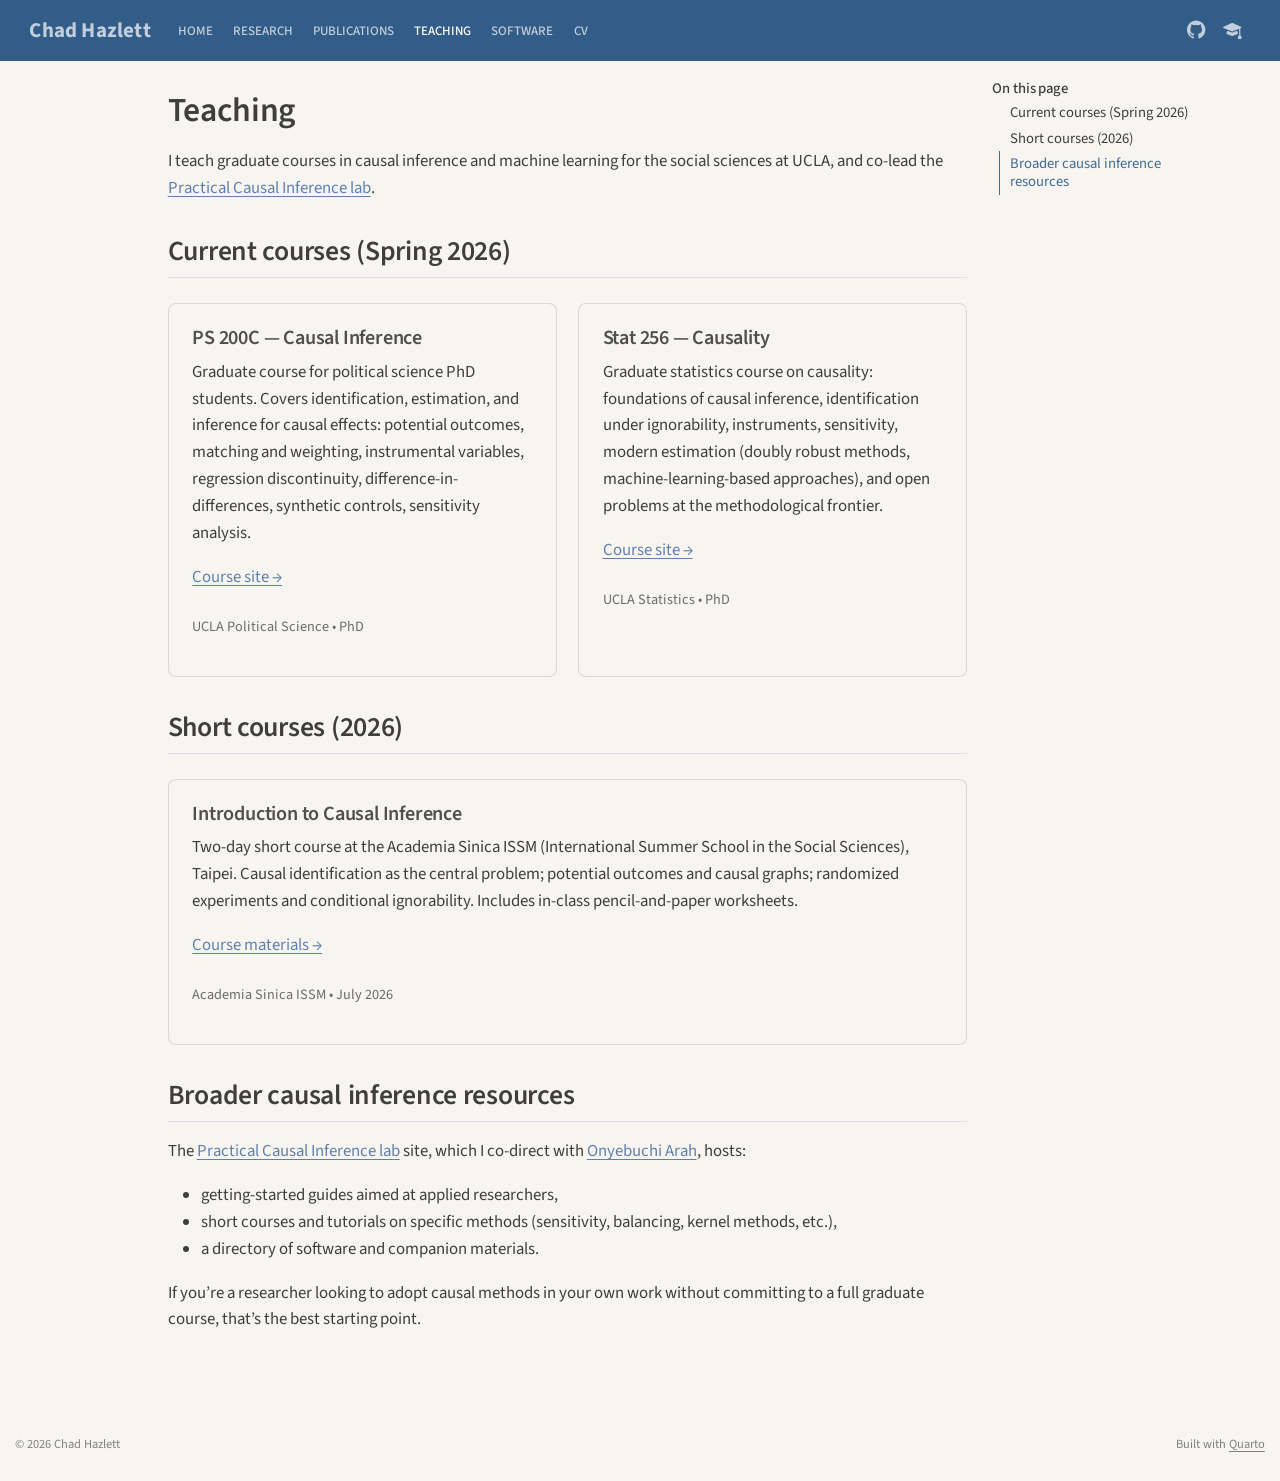
<file: teaching.html>
<!DOCTYPE html>
<html xmlns="http://www.w3.org/1999/xhtml" lang="en" xml:lang="en"><head>

<meta charset="utf-8">
<meta name="generator" content="quarto-1.10.18">

<meta name="viewport" content="width=device-width, initial-scale=1.0, user-scalable=yes">


<title>Teaching – Chad Hazlett</title>
<style>
/* Default styles provided by pandoc.
** See https://pandoc.org/MANUAL.html#variables-for-html for config info.
*/
span.smallcaps{font-variant: small-caps;}
div.columns{display: flex; gap: 1.5em;}
div.column{flex: auto;}
@media screen {
div.columns{gap: min(4vw, 1.5em);}
div.column{overflow-x: auto;}
}
div.hanging-indent{margin-left: 1.5em; text-indent: -1.5em;}
ul.task-list{list-style: none;}
ul.task-list li input[type="checkbox"] {
  width: 0.8em;
  margin: 0 0.8em 0.2em -1em; /* quarto-specific, see https://github.com/quarto-dev/quarto-cli/issues/4556 */ 
  vertical-align: middle;
}
</style>


<script src="site_libs/quarto-nav/quarto-nav.js"></script>
<script src="site_libs/quarto-nav/headroom.min.js"></script>
<script src="site_libs/clipboard/clipboard.min.js"></script>
<script src="site_libs/quarto-search/autocomplete.umd.js"></script>
<script src="site_libs/quarto-search/fuse.min.js"></script>
<script src="site_libs/quarto-search/quarto-search.js"></script>
<meta name="quarto:offset" content="./">
<link href="./assets/favicon.svg" rel="icon" type="image/svg+xml">
<script src="site_libs/quarto-html/quarto.js" type="module"></script>
<script src="site_libs/quarto-html/tabsets/tabsets.js" type="module"></script>
<script src="site_libs/quarto-html/popper.min.js"></script>
<script src="site_libs/quarto-html/tippy.umd.min.js"></script>
<script src="site_libs/quarto-html/anchor.min.js"></script>
<link href="site_libs/quarto-html/tippy.css" rel="stylesheet">
<link href="site_libs/quarto-html/quarto-syntax-highlighting-64a204ab8560d761af7679ceaba22944.css" rel="stylesheet" id="quarto-text-highlighting-styles">
<script src="site_libs/bootstrap/bootstrap.min.js"></script>
<link href="site_libs/bootstrap/bootstrap-icons.css" rel="stylesheet">
<link href="site_libs/bootstrap/bootstrap-673ed0b933621c6e0235de67387a76ef.min.css" rel="stylesheet" append-hash="true" id="quarto-bootstrap" data-mode="light">
<script id="quarto-search-options" type="application/json">{
  "location": "navbar",
  "copy-button": false,
  "collapse-after": 3,
  "panel-placement": "end",
  "type": "overlay",
  "limit": 50,
  "keyboard-shortcut": [
    "f",
    "/",
    "s"
  ],
  "show-item-context": false,
  "language": {
    "search-no-results-text": "No results",
    "search-matching-documents-text": "matching documents",
    "search-copy-link-title": "Copy link to search",
    "search-hide-matches-text": "Hide additional matches",
    "search-more-match-text": "more match in this document",
    "search-more-matches-text": "more matches in this document",
    "search-clear-button-title": "Clear",
    "search-text-placeholder": "",
    "search-detached-cancel-button-title": "Cancel",
    "search-submit-button-title": "Submit",
    "search-label": "Search"
  }
}</script>
<style>html{ scroll-behavior: smooth; }</style>


<link rel="stylesheet" href="styles/custom.scss">
</head>

<body class="nav-fixed quarto-light">

<div id="quarto-search-results"></div>
  <header id="quarto-header" class="headroom fixed-top">
    <nav class="navbar navbar-expand-lg " data-bs-theme="dark">
      <div class="navbar-container container-fluid">
      <div class="navbar-brand-container mx-auto">
    <a class="navbar-brand" href="./index.html">
    <span class="navbar-title">Chad Hazlett</span>
    </a>
  </div>
          <button class="navbar-toggler" type="button" data-bs-toggle="collapse" data-bs-target="#navbarCollapse" aria-controls="navbarCollapse" role="menu" aria-expanded="false" aria-label="Toggle navigation" onclick="if (window.quartoToggleHeadroom) { window.quartoToggleHeadroom(); }">
  <span class="navbar-toggler-icon"></span>
</button>
          <div class="collapse navbar-collapse" id="navbarCollapse">
            <ul class="navbar-nav navbar-nav-scroll me-auto">
  <li class="nav-item">
    <a class="nav-link" href="./index.html"> 
<span class="menu-text">Home</span></a>
  </li>  
  <li class="nav-item">
    <a class="nav-link" href="./research.html"> 
<span class="menu-text">Research</span></a>
  </li>  
  <li class="nav-item">
    <a class="nav-link" href="./publications.html"> 
<span class="menu-text">Publications</span></a>
  </li>  
  <li class="nav-item">
    <a class="nav-link active" href="./teaching.html" aria-current="page"> 
<span class="menu-text">Teaching</span></a>
  </li>  
  <li class="nav-item">
    <a class="nav-link" href="./software.html"> 
<span class="menu-text">Software</span></a>
  </li>  
  <li class="nav-item">
    <a class="nav-link" href="./cv.html"> 
<span class="menu-text">CV</span></a>
  </li>  
</ul>
            <ul class="navbar-nav navbar-nav-scroll ms-auto">
  <li class="nav-item compact">
    <a class="nav-link" href="https://github.com/chadhazlett"> <i class="bi bi-github" role="img" aria-label="GitHub">
</i> 
<span class="menu-text"></span></a>
  </li>  
  <li class="nav-item compact">
    <a class="nav-link" href="https://scholar.google.com/citations?user=pbD0dGwAAAAJ"> <i class="bi bi-mortarboard-fill" role="img" aria-label="Google Scholar">
</i> 
<span class="menu-text"></span></a>
  </li>  
</ul>
          </div> <!-- /navcollapse -->
            <div class="quarto-navbar-tools">
</div>
      </div> <!-- /container-fluid -->
    </nav>
</header>
<!-- content -->
<div id="quarto-content" class="quarto-container page-columns page-rows-contents page-layout-article page-navbar">
<!-- sidebar -->
<!-- margin-sidebar -->
    <div id="quarto-margin-sidebar" class="sidebar margin-sidebar">
        <nav id="TOC" role="doc-toc" class="toc-active">
    <h2 id="toc-title">On this page</h2>
   
  <ul>
  <li><a href="#current-courses-spring-2026" id="toc-current-courses-spring-2026" class="nav-link active" data-scroll-target="#current-courses-spring-2026">Current courses (Spring 2026)</a></li>
  <li><a href="#short-courses-2026" id="toc-short-courses-2026" class="nav-link" data-scroll-target="#short-courses-2026">Short courses (2026)</a>
  <ul class="collapse">
  <li><a href="#introduction-to-causal-inference" id="toc-introduction-to-causal-inference" class="nav-link" data-scroll-target="#introduction-to-causal-inference">Introduction to Causal Inference</a></li>
  </ul></li>
  <li><a href="#broader-causal-inference-resources" id="toc-broader-causal-inference-resources" class="nav-link" data-scroll-target="#broader-causal-inference-resources">Broader causal inference resources</a></li>
  </ul>
</nav>
    </div>
<!-- main -->
<main class="content" id="quarto-document-content">

<header id="title-block-header" class="quarto-title-block default">
<div class="quarto-title">
<h1 class="title">Teaching</h1>
</div>



<div class="quarto-title-meta">

    
  
    
  </div>
  


</header>


<p>I teach graduate courses in causal inference and machine learning for the social sciences at UCLA, and co-lead the <a href="https://practicallycausal.com">Practical Causal Inference lab</a>.</p>
<section id="current-courses-spring-2026" class="level2">
<h2 class="anchored" data-anchor-id="current-courses-spring-2026">Current courses (Spring 2026)</h2>
<div class="card-grid">
<section id="ps-200c-causal-inference" class="level3 card">
<h3 class="anchored" data-anchor-id="ps-200c-causal-inference">PS 200C — Causal Inference</h3>
<p>Graduate course for political science PhD students. Covers identification, estimation, and inference for causal effects: potential outcomes, matching and weighting, instrumental variables, regression discontinuity, difference-in-differences, synthetic controls, sensitivity analysis.</p>
<p><a href="https://chadhazlett.github.io/ps200c-2026/">Course site →</a></p>
<div class="meta">
<p>UCLA Political Science • PhD</p>
</div>
</section>
<section id="stat-256-causality" class="level3 card">
<h3 class="anchored" data-anchor-id="stat-256-causality">Stat 256 — Causality</h3>
<p>Graduate statistics course on causality: foundations of causal inference, identification under ignorability, instruments, sensitivity, modern estimation (doubly robust methods, machine-learning-based approaches), and open problems at the methodological frontier.</p>
<p><a href="https://chadhazlett.github.io/stat256-2026/">Course site →</a></p>
<div class="meta">
<p>UCLA Statistics • PhD</p>
</div>
</section>
</div>
</section>
<section id="short-courses-2026" class="level2">
<h2 class="anchored" data-anchor-id="short-courses-2026">Short courses (2026)</h2>
<div class="card-grid">
<section id="introduction-to-causal-inference" class="level3 card">
<h3 class="anchored" data-anchor-id="introduction-to-causal-inference">Introduction to Causal Inference</h3>
<p>Two-day short course at the Academia Sinica ISSM (International Summer School in the Social Sciences), Taipei. Causal identification as the central problem; potential outcomes and causal graphs; randomized experiments and conditional ignorability. Includes in-class pencil-and-paper worksheets.</p>
<p><a href="ISSM2026/">Course materials →</a></p>
<div class="meta">
<p>Academia Sinica ISSM • July 2026</p>
</div>
</section>
</div>
</section>
<section id="broader-causal-inference-resources" class="level2">
<h2 class="anchored" data-anchor-id="broader-causal-inference-resources">Broader causal inference resources</h2>
<p>The <a href="https://practicallycausal.com">Practical Causal Inference lab</a> site, which I co-direct with <a href="https://ph.ucla.edu/about/faculty-staff-directory/onyebuchi-arah">Onyebuchi Arah</a>, hosts:</p>
<ul>
<li>getting-started guides aimed at applied researchers,</li>
<li>short courses and tutorials on specific methods (sensitivity, balancing, kernel methods, etc.),</li>
<li>a directory of software and companion materials.</li>
</ul>
<p>If you’re a researcher looking to adopt causal methods in your own work without committing to a full graduate course, that’s the best starting point.</p>


</section>

</main> <!-- /main -->
<script id="quarto-html-after-body" type="application/javascript">
  window.document.addEventListener("DOMContentLoaded", function (event) {
    const icon = "";
    const anchorJS = new window.AnchorJS();
    anchorJS.options = {
      placement: 'right',
      icon: icon
    };
    anchorJS.add('.anchored');
    const isCodeAnnotation = (el) => {
      for (const clz of el.classList) {
        if (clz.startsWith('code-annotation-')) {                     
          return true;
        }
      }
      return false;
    }
    const onCopySuccess = function(e) {
      // button target
      const button = e.trigger;
      // don't keep focus
      button.blur();
      // flash "checked"
      button.classList.add('code-copy-button-checked');
      var currentTitle = button.getAttribute("title");
      button.setAttribute("title", "Copied!");
      let tooltip;
      if (window.bootstrap) {
        button.setAttribute("data-bs-toggle", "tooltip");
        button.setAttribute("data-bs-placement", "left");
        button.setAttribute("data-bs-title", "Copied!");
        tooltip = new bootstrap.Tooltip(button, 
          { trigger: "manual", 
            customClass: "code-copy-button-tooltip",
            offset: [0, -8]});
        tooltip.show();    
      }
      setTimeout(function() {
        if (tooltip) {
          tooltip.hide();
          button.removeAttribute("data-bs-title");
          button.removeAttribute("data-bs-toggle");
          button.removeAttribute("data-bs-placement");
        }
        button.setAttribute("title", currentTitle);
        button.classList.remove('code-copy-button-checked');
      }, 1000);
      // clear code selection
      e.clearSelection();
    }
    const getTextToCopy = function(trigger) {
      const outerScaffold = trigger.parentElement.cloneNode(true);
      const codeEl = outerScaffold.querySelector('code');
      for (const childEl of codeEl.children) {
        if (isCodeAnnotation(childEl)) {
          childEl.remove();
        }
      }
      return codeEl.innerText;
    }
    const clipboard = new window.ClipboardJS('.code-copy-button:not([data-in-quarto-modal])', {
      text: getTextToCopy
    });
    clipboard.on('success', onCopySuccess);
    if (window.document.getElementById('quarto-embedded-source-code-modal')) {
      const clipboardModal = new window.ClipboardJS('.code-copy-button[data-in-quarto-modal]', {
        text: getTextToCopy,
        container: window.document.getElementById('quarto-embedded-source-code-modal')
      });
      clipboardModal.on('success', onCopySuccess);
    }
      var localhostRegex = new RegExp(/^(?:http|https):\/\/localhost\:?[0-9]*\//);
      var mailtoRegex = new RegExp(/^mailto:/);
        var filterRegex = new RegExp("https:\/\/chadhazlett\.com");
      var isInternal = (href) => {
          return filterRegex.test(href) || localhostRegex.test(href) || mailtoRegex.test(href);
      }
      // Inspect non-navigation links and adorn them if external
     var links = window.document.querySelectorAll('a[href]:not(.nav-link):not(.navbar-brand):not(.toc-action):not(.sidebar-link):not(.sidebar-item-toggle):not(.pagination-link):not(.no-external):not([aria-hidden]):not(.dropdown-item):not(.quarto-navigation-tool):not(.about-link)');
      for (var i=0; i<links.length; i++) {
        const link = links[i];
        if (!isInternal(link.href)) {
          // undo the damage that might have been done by quarto-nav.js in the case of
          // links that we want to consider external
          if (link.dataset.originalHref !== undefined) {
            link.href = link.dataset.originalHref;
          }
            // target, if specified
            link.setAttribute("target", "_blank");
            if (link.getAttribute("rel") === null) {
              link.setAttribute("rel", "noopener");
            }
        }
      }
    function tippyHover(el, contentFn, onTriggerFn, onUntriggerFn) {
      const config = {
        allowHTML: true,
        maxWidth: 500,
        delay: 100,
        arrow: false,
        appendTo: function(el) {
            return el.parentElement;
        },
        interactive: true,
        interactiveBorder: 10,
        theme: 'quarto',
        placement: 'bottom-start',
      };
      if (contentFn) {
        config.content = contentFn;
      }
      if (onTriggerFn) {
        config.onTrigger = onTriggerFn;
      }
      if (onUntriggerFn) {
        config.onUntrigger = onUntriggerFn;
      }
      window.tippy(el, config); 
    }
    const noterefs = window.document.querySelectorAll('a[role="doc-noteref"]');
    for (var i=0; i<noterefs.length; i++) {
      const ref = noterefs[i];
      tippyHover(ref, function() {
        // use id or data attribute instead here
        let href = ref.getAttribute('data-footnote-href') || ref.getAttribute('href');
        try { href = new URL(href).hash; } catch {}
        const id = href.replace(/^#\/?/, "");
        const note = window.document.getElementById(id);
        if (note) {
          return note.innerHTML;
        } else {
          return "";
        }
      });
    }
    const xrefs = window.document.querySelectorAll('a.quarto-xref');
    const processXRef = (id, note) => {
      // Strip column container classes
      const stripColumnClz = (el) => {
        el.classList.remove("page-full", "page-columns");
        if (el.children) {
          for (const child of el.children) {
            stripColumnClz(child);
          }
        }
      }
      stripColumnClz(note)
      if (id === null || id.startsWith('sec-')) {
        // Special case sections, only their first couple elements
        const container = document.createElement("div");
        if (note.children && note.children.length > 2) {
          container.appendChild(note.children[0].cloneNode(true));
          for (let i = 1; i < note.children.length; i++) {
            const child = note.children[i];
            if (child.tagName === "P" && child.innerText === "") {
              continue;
            } else {
              container.appendChild(child.cloneNode(true));
              break;
            }
          }
          if (window.Quarto?.typesetMath) {
            window.Quarto.typesetMath(container);
          }
          return container.innerHTML
        } else {
          if (window.Quarto?.typesetMath) {
            window.Quarto.typesetMath(note);
          }
          return note.innerHTML;
        }
      } else {
        // Remove any anchor links if they are present
        const anchorLink = note.querySelector('a.anchorjs-link');
        if (anchorLink) {
          anchorLink.remove();
        }
        if (window.Quarto?.typesetMath) {
          window.Quarto.typesetMath(note);
        }
        if (note.classList.contains("callout")) {
          return note.outerHTML;
        } else {
          return note.innerHTML;
        }
      }
    }
    for (var i=0; i<xrefs.length; i++) {
      const xref = xrefs[i];
      tippyHover(xref, undefined, function(instance) {
        instance.disable();
        let url = xref.getAttribute('href');
        let hash = undefined; 
        if (url.startsWith('#')) {
          hash = url;
        } else {
          try { hash = new URL(url).hash; } catch {}
        }
        if (hash) {
          const id = hash.replace(/^#\/?/, "");
          const note = window.document.getElementById(id);
          if (note !== null) {
            try {
              const html = processXRef(id, note.cloneNode(true));
              instance.setContent(html);
            } finally {
              instance.enable();
              instance.show();
            }
          } else {
            // See if we can fetch this
            fetch(url.split('#')[0])
            .then(res => res.text())
            .then(html => {
              const parser = new DOMParser();
              const htmlDoc = parser.parseFromString(html, "text/html");
              const note = htmlDoc.getElementById(id);
              if (note !== null) {
                const html = processXRef(id, note);
                instance.setContent(html);
              } 
            }).finally(() => {
              instance.enable();
              instance.show();
            });
          }
        } else {
          // See if we can fetch a full url (with no hash to target)
          // This is a special case and we should probably do some content thinning / targeting
          fetch(url)
          .then(res => res.text())
          .then(html => {
            const parser = new DOMParser();
            const htmlDoc = parser.parseFromString(html, "text/html");
            const note = htmlDoc.querySelector('main.content');
            if (note !== null) {
              // This should only happen for chapter cross references
              // (since there is no id in the URL)
              // remove the first header
              if (note.children.length > 0 && note.children[0].tagName === "HEADER") {
                note.children[0].remove();
              }
              const html = processXRef(null, note);
              instance.setContent(html);
            } 
          }).finally(() => {
            instance.enable();
            instance.show();
          });
        }
      }, function(instance) {
      });
    }
        let selectedAnnoteEl;
        const selectorForAnnotation = ( cell, annotation) => {
          let cellAttr = 'data-code-cell="' + cell + '"';
          let lineAttr = 'data-code-annotation="' +  annotation + '"';
          const selector = 'span[' + cellAttr + '][' + lineAttr + ']';
          return selector;
        }
        const selectCodeLines = (annoteEl) => {
          const doc = window.document;
          const targetCell = annoteEl.getAttribute("data-target-cell");
          const targetAnnotation = annoteEl.getAttribute("data-target-annotation");
          const annoteSpan = window.document.querySelector(selectorForAnnotation(targetCell, targetAnnotation));
          const lines = annoteSpan.getAttribute("data-code-lines").split(",");
          const lineIds = lines.map((line) => {
            return targetCell + "-" + line;
          })
          let top = null;
          let height = null;
          let parent = null;
          if (lineIds.length > 0) {
              //compute the position of the single el (top and bottom and make a div)
              const el = window.document.getElementById(lineIds[0]);
              top = el.offsetTop;
              height = el.offsetHeight;
              parent = el.parentElement.parentElement;
            if (lineIds.length > 1) {
              const lastEl = window.document.getElementById(lineIds[lineIds.length - 1]);
              const bottom = lastEl.offsetTop + lastEl.offsetHeight;
              height = bottom - top;
            }
            if (top !== null && height !== null && parent !== null) {
              // cook up a div (if necessary) and position it 
              let div = window.document.getElementById("code-annotation-line-highlight");
              if (div === null) {
                div = window.document.createElement("div");
                div.setAttribute("id", "code-annotation-line-highlight");
                div.style.position = 'absolute';
                parent.appendChild(div);
              }
              div.style.top = top - 2 + "px";
              div.style.height = height + 4 + "px";
              div.style.left = 0;
              let gutterDiv = window.document.getElementById("code-annotation-line-highlight-gutter");
              if (gutterDiv === null) {
                gutterDiv = window.document.createElement("div");
                gutterDiv.setAttribute("id", "code-annotation-line-highlight-gutter");
                gutterDiv.style.position = 'absolute';
                const codeCell = window.document.getElementById(targetCell);
                const gutter = codeCell.querySelector('.code-annotation-gutter');
                gutter.appendChild(gutterDiv);
              }
              gutterDiv.style.top = top - 2 + "px";
              gutterDiv.style.height = height + 4 + "px";
            }
            selectedAnnoteEl = annoteEl;
          }
        };
        const unselectCodeLines = () => {
          const elementsIds = ["code-annotation-line-highlight", "code-annotation-line-highlight-gutter"];
          elementsIds.forEach((elId) => {
            const div = window.document.getElementById(elId);
            if (div) {
              div.remove();
            }
          });
          selectedAnnoteEl = undefined;
        };
          // Handle positioning of the toggle
      window.addEventListener(
        "resize",
        throttle(() => {
          elRect = undefined;
          if (selectedAnnoteEl) {
            selectCodeLines(selectedAnnoteEl);
          }
        }, 10)
      );
      function throttle(fn, ms) {
      let throttle = false;
      let timer;
        return (...args) => {
          if(!throttle) { // first call gets through
              fn.apply(this, args);
              throttle = true;
          } else { // all the others get throttled
              if(timer) clearTimeout(timer); // cancel #2
              timer = setTimeout(() => {
                fn.apply(this, args);
                timer = throttle = false;
              }, ms);
          }
        };
      }
        // Attach click handler to the DT
        const annoteDls = window.document.querySelectorAll('dt[data-target-cell]');
        for (const annoteDlNode of annoteDls) {
          annoteDlNode.addEventListener('click', (event) => {
            const clickedEl = event.target;
            if (clickedEl !== selectedAnnoteEl) {
              unselectCodeLines();
              const activeEl = window.document.querySelector('dt[data-target-cell].code-annotation-active');
              if (activeEl) {
                activeEl.classList.remove('code-annotation-active');
              }
              selectCodeLines(clickedEl);
              clickedEl.classList.add('code-annotation-active');
            } else {
              // Unselect the line
              unselectCodeLines();
              clickedEl.classList.remove('code-annotation-active');
            }
          });
        }
    const findCites = (el) => {
      const parentEl = el.parentElement;
      if (parentEl) {
        const cites = parentEl.dataset.cites;
        if (cites) {
          return {
            el,
            cites: cites.split(' ')
          };
        } else {
          return findCites(el.parentElement)
        }
      } else {
        return undefined;
      }
    };
    var bibliorefs = window.document.querySelectorAll('a[role="doc-biblioref"]');
    for (var i=0; i<bibliorefs.length; i++) {
      const ref = bibliorefs[i];
      const citeInfo = findCites(ref);
      if (citeInfo) {
        tippyHover(citeInfo.el, function() {
          var popup = window.document.createElement('div');
          citeInfo.cites.forEach(function(cite) {
            var citeDiv = window.document.createElement('div');
            citeDiv.classList.add('hanging-indent');
            citeDiv.classList.add('csl-entry');
            var biblioDiv = window.document.getElementById('ref-' + cite);
            if (biblioDiv) {
              citeDiv.innerHTML = biblioDiv.innerHTML;
            }
            popup.appendChild(citeDiv);
          });
          return popup.innerHTML;
        });
      }
    }
  });
  </script>
</div> <!-- /content -->
<footer class="footer">
  <div class="nav-footer">
    <div class="nav-footer-left">
<p>© 2026 Chad Hazlett</p>
</div>   
    <div class="nav-footer-center">
      &nbsp;
    </div>
    <div class="nav-footer-right">
<p>Built with <a href="https://quarto.org">Quarto</a></p>
</div>
  </div>
</footer>




<script src="site_libs/quarto-html/zenscroll-min.js"></script>
</body></html>
</file>
<file: site_libs/quarto-html/tippy.css>
.tippy-box[data-animation=fade][data-state=hidden]{opacity:0}[data-tippy-root]{max-width:calc(100vw - 10px)}.tippy-box{position:relative;background-color:#333;color:#fff;border-radius:4px;font-size:14px;line-height:1.4;white-space:normal;outline:0;transition-property:transform,visibility,opacity}.tippy-box[data-placement^=top]>.tippy-arrow{bottom:0}.tippy-box[data-placement^=top]>.tippy-arrow:before{bottom:-7px;left:0;border-width:8px 8px 0;border-top-color:initial;transform-origin:center top}.tippy-box[data-placement^=bottom]>.tippy-arrow{top:0}.tippy-box[data-placement^=bottom]>.tippy-arrow:before{top:-7px;left:0;border-width:0 8px 8px;border-bottom-color:initial;transform-origin:center bottom}.tippy-box[data-placement^=left]>.tippy-arrow{right:0}.tippy-box[data-placement^=left]>.tippy-arrow:before{border-width:8px 0 8px 8px;border-left-color:initial;right:-7px;transform-origin:center left}.tippy-box[data-placement^=right]>.tippy-arrow{left:0}.tippy-box[data-placement^=right]>.tippy-arrow:before{left:-7px;border-width:8px 8px 8px 0;border-right-color:initial;transform-origin:center right}.tippy-box[data-inertia][data-state=visible]{transition-timing-function:cubic-bezier(.54,1.5,.38,1.11)}.tippy-arrow{width:16px;height:16px;color:#333}.tippy-arrow:before{content:"";position:absolute;border-color:transparent;border-style:solid}.tippy-content{position:relative;padding:5px 9px;z-index:1}
</file>
<file: site_libs/quarto-html/quarto-syntax-highlighting-64a204ab8560d761af7679ceaba22944.css>
/* quarto syntax highlight colors */
:root {
  --quarto-hl-ot-color: #003B4F;
  --quarto-hl-at-color: #657422;
  --quarto-hl-ss-color: #20794D;
  --quarto-hl-an-color: #5E5E5E;
  --quarto-hl-fu-color: #4758AB;
  --quarto-hl-st-color: #20794D;
  --quarto-hl-cf-color: #003B4F;
  --quarto-hl-op-color: #5E5E5E;
  --quarto-hl-er-color: #AD0000;
  --quarto-hl-bn-color: #AD0000;
  --quarto-hl-al-color: #AD0000;
  --quarto-hl-va-color: #111111;
  --quarto-hl-bu-color: inherit;
  --quarto-hl-ex-color: inherit;
  --quarto-hl-pp-color: #AD0000;
  --quarto-hl-in-color: #5E5E5E;
  --quarto-hl-vs-color: #20794D;
  --quarto-hl-wa-color: #5E5E5E;
  --quarto-hl-do-color: #5E5E5E;
  --quarto-hl-im-color: #00769E;
  --quarto-hl-ch-color: #20794D;
  --quarto-hl-dt-color: #AD0000;
  --quarto-hl-fl-color: #AD0000;
  --quarto-hl-co-color: #5E5E5E;
  --quarto-hl-cv-color: #5E5E5E;
  --quarto-hl-cn-color: #8f5902;
  --quarto-hl-sc-color: #5E5E5E;
  --quarto-hl-dv-color: #AD0000;
  --quarto-hl-kw-color: #003B4F;
}

/* other quarto variables */
:root {
  --quarto-font-monospace: SFMono-Regular, Menlo, Monaco, Consolas, "Liberation Mono", "Courier New", monospace;
}

/* syntax highlight based on Pandoc's rules */
pre > code.sourceCode > span {
  color: #003B4F;
}

code.sourceCode > span {
  color: #003B4F;
}

div.sourceCode,
div.sourceCode pre.sourceCode {
  color: #003B4F;
}

/* Normal */
code span {
  color: #003B4F;
}

/* Alert */
code span.al {
  color: #AD0000;
  font-style: inherit;
}

/* Annotation */
code span.an {
  color: #5E5E5E;
  font-style: inherit;
}

/* Attribute */
code span.at {
  color: #657422;
  font-style: inherit;
}

/* BaseN */
code span.bn {
  color: #AD0000;
  font-style: inherit;
}

/* BuiltIn */
code span.bu {
  font-style: inherit;
}

/* ControlFlow */
code span.cf {
  color: #003B4F;
  font-weight: bold;
  font-style: inherit;
}

/* Char */
code span.ch {
  color: #20794D;
  font-style: inherit;
}

/* Constant */
code span.cn {
  color: #8f5902;
  font-style: inherit;
}

/* Comment */
code span.co {
  color: #5E5E5E;
  font-style: inherit;
}

/* CommentVar */
code span.cv {
  color: #5E5E5E;
  font-style: italic;
}

/* Documentation */
code span.do {
  color: #5E5E5E;
  font-style: italic;
}

/* DataType */
code span.dt {
  color: #AD0000;
  font-style: inherit;
}

/* DecVal */
code span.dv {
  color: #AD0000;
  font-style: inherit;
}

/* Error */
code span.er {
  color: #AD0000;
  font-style: inherit;
}

/* Extension */
code span.ex {
  font-style: inherit;
}

/* Float */
code span.fl {
  color: #AD0000;
  font-style: inherit;
}

/* Function */
code span.fu {
  color: #4758AB;
  font-style: inherit;
}

/* Import */
code span.im {
  color: #00769E;
  font-style: inherit;
}

/* Information */
code span.in {
  color: #5E5E5E;
  font-style: inherit;
}

/* Keyword */
code span.kw {
  color: #003B4F;
  font-weight: bold;
  font-style: inherit;
}

/* Operator */
code span.op {
  color: #5E5E5E;
  font-style: inherit;
}

/* Other */
code span.ot {
  color: #003B4F;
  font-style: inherit;
}

/* Preprocessor */
code span.pp {
  color: #AD0000;
  font-style: inherit;
}

/* SpecialChar */
code span.sc {
  color: #5E5E5E;
  font-style: inherit;
}

/* SpecialString */
code span.ss {
  color: #20794D;
  font-style: inherit;
}

/* String */
code span.st {
  color: #20794D;
  font-style: inherit;
}

/* Variable */
code span.va {
  color: #111111;
  font-style: inherit;
}

/* VerbatimString */
code span.vs {
  color: #20794D;
  font-style: inherit;
}

/* Warning */
code span.wa {
  color: #5E5E5E;
  font-style: italic;
}

.prevent-inlining {
  content: "</";
}

/*# sourceMappingURL=9d8d5bb603a83b8298b89080a598c93b.css.map */
</file>
